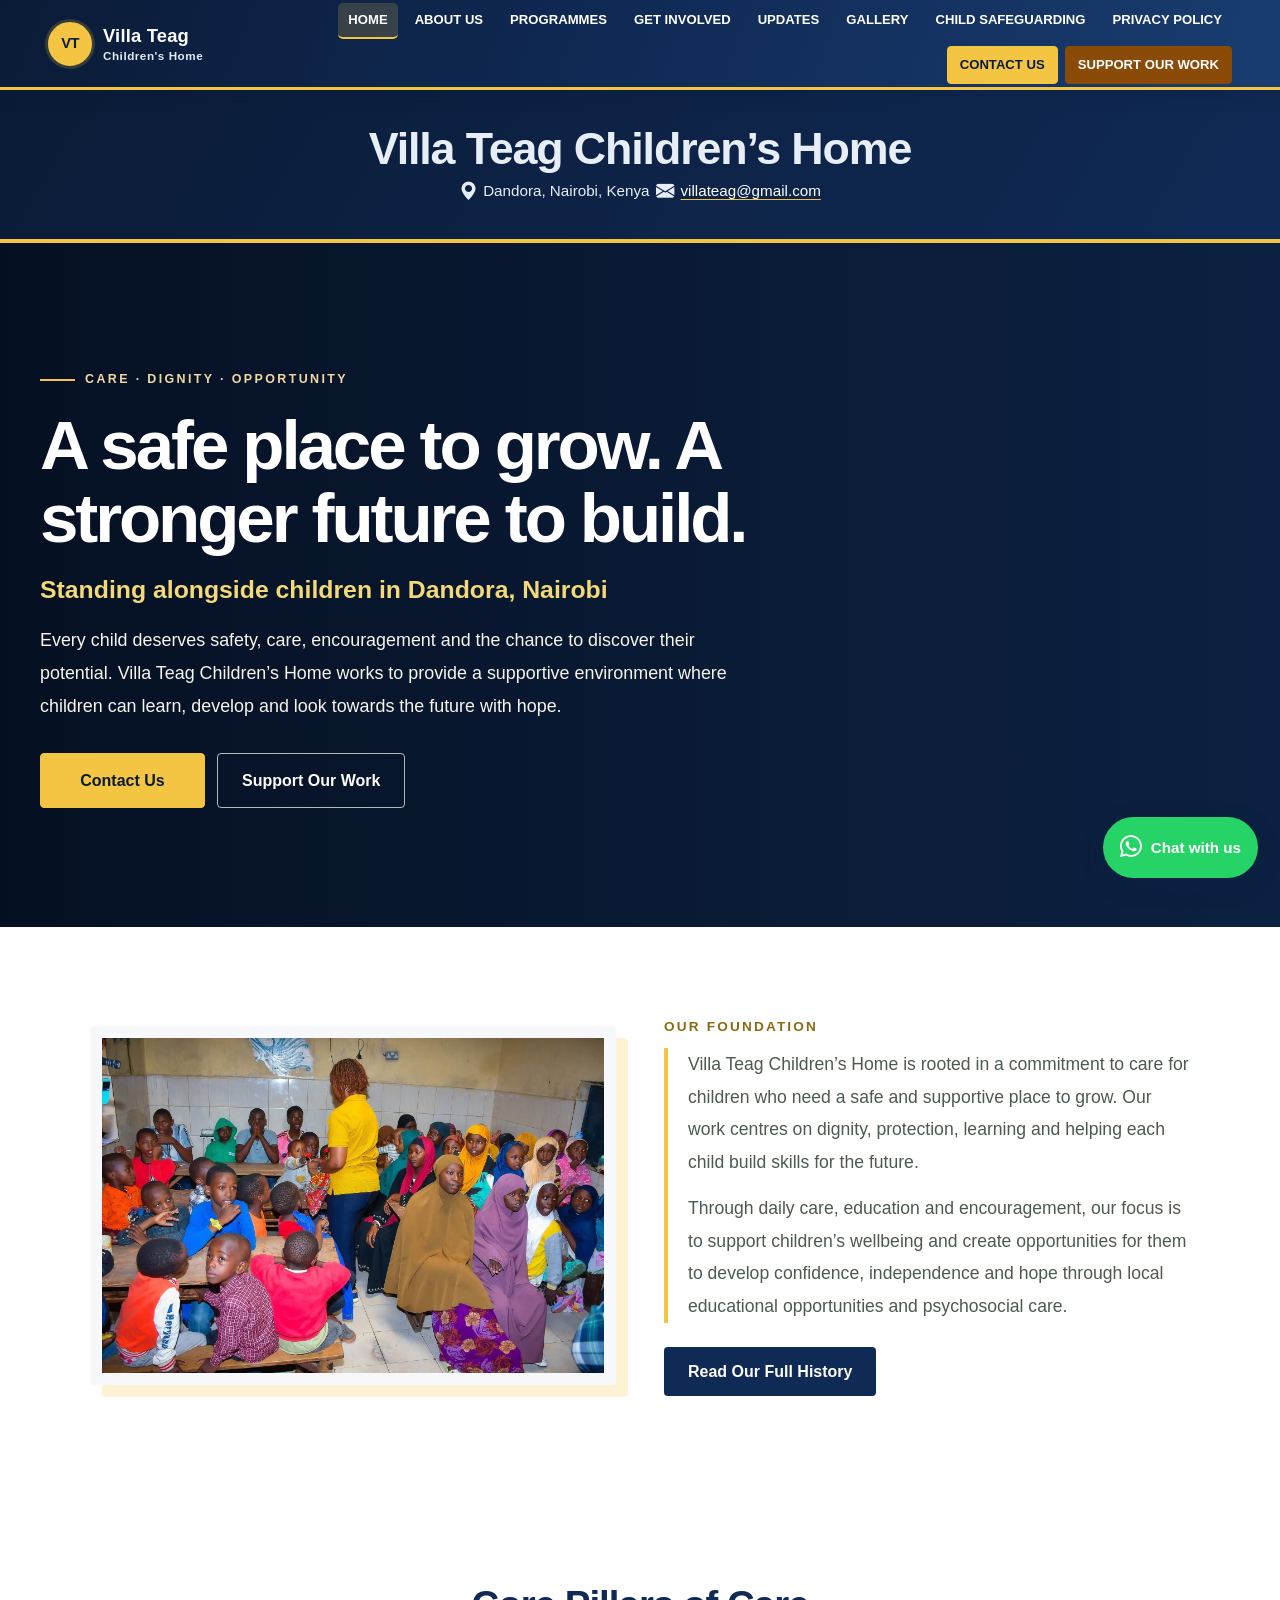
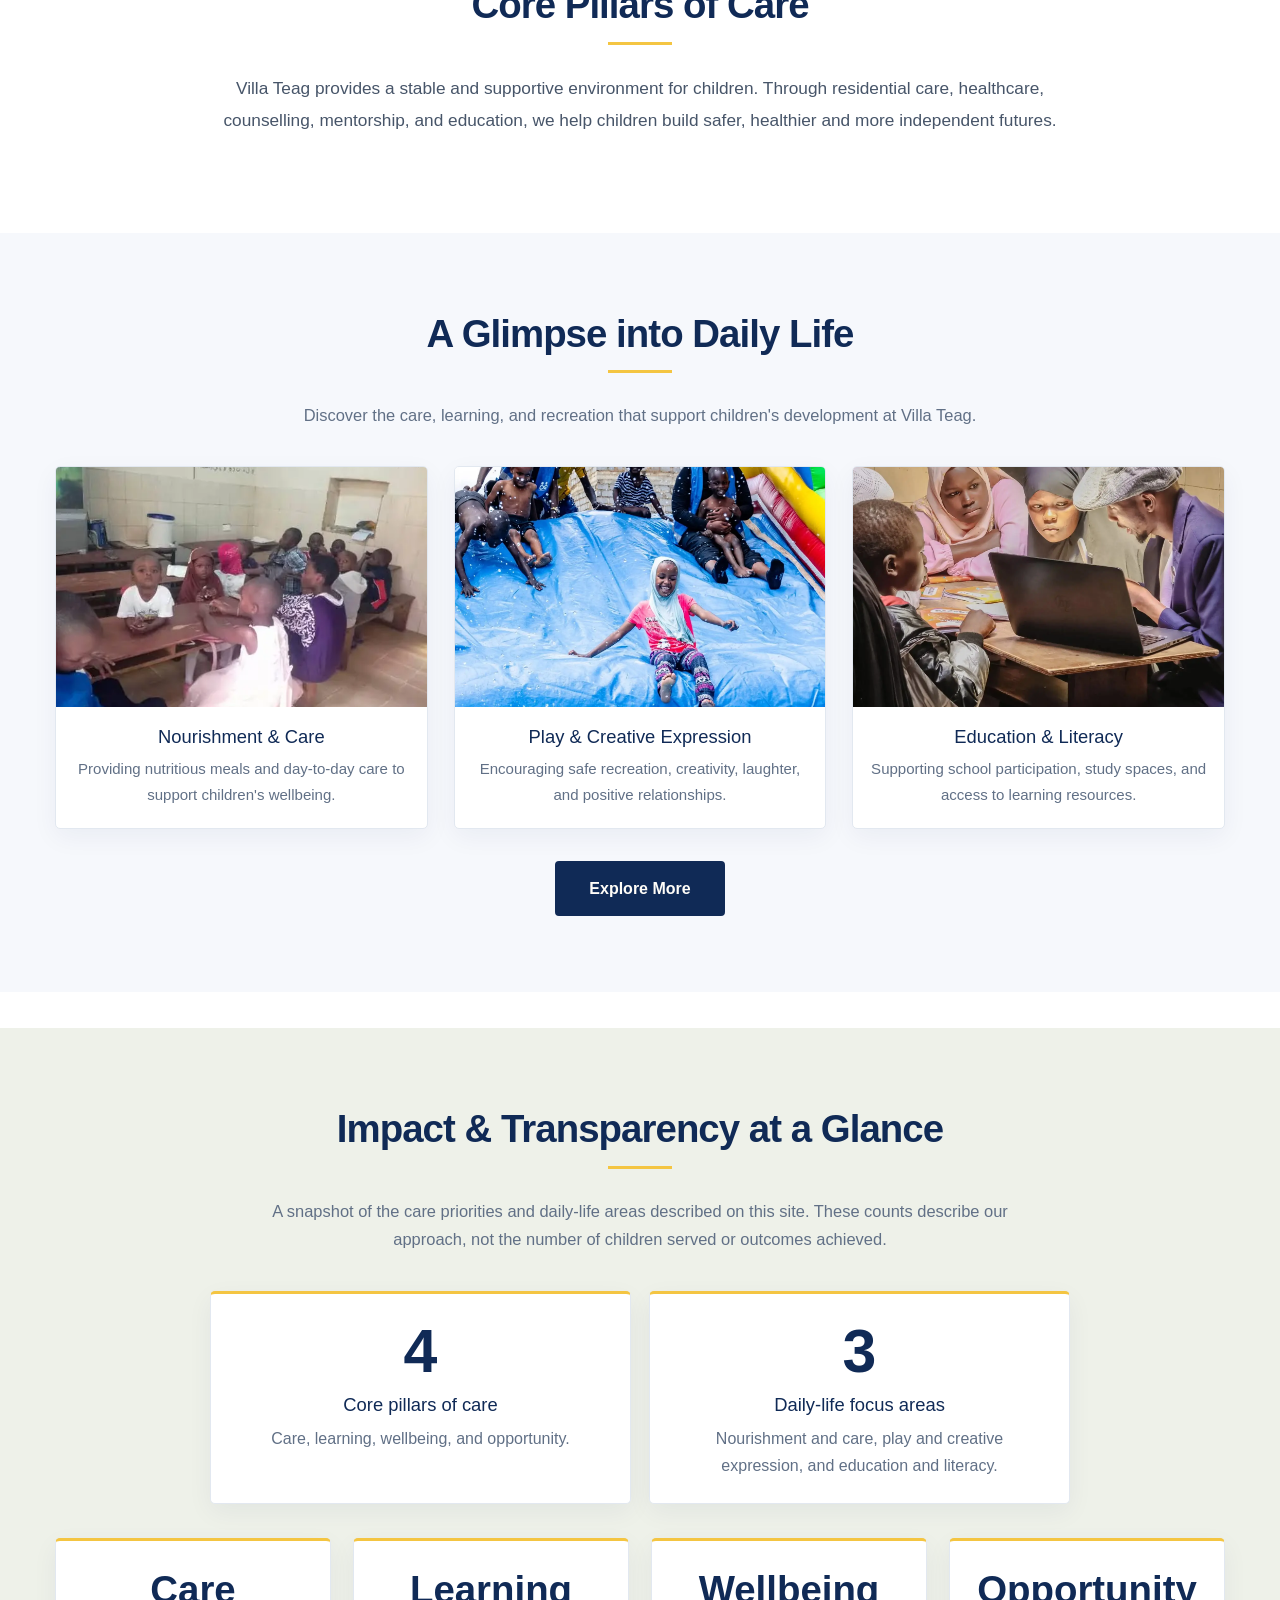
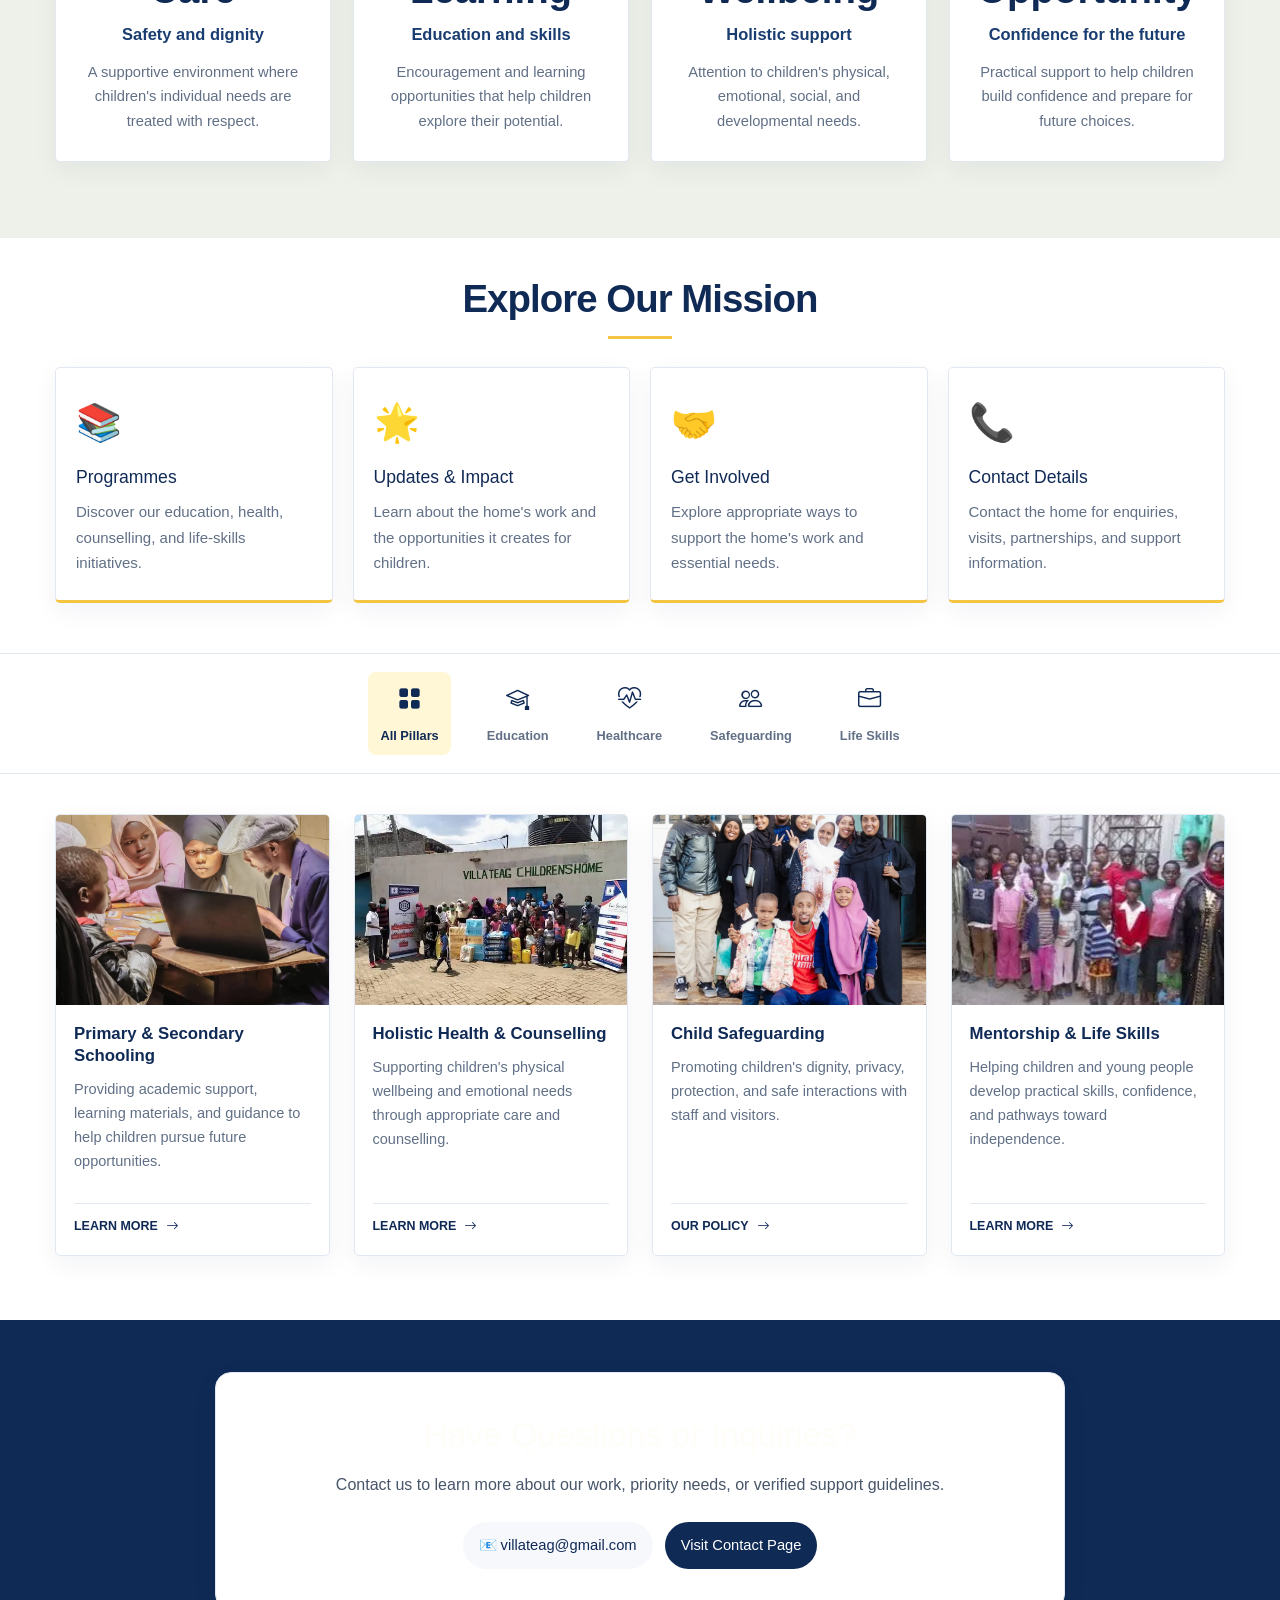
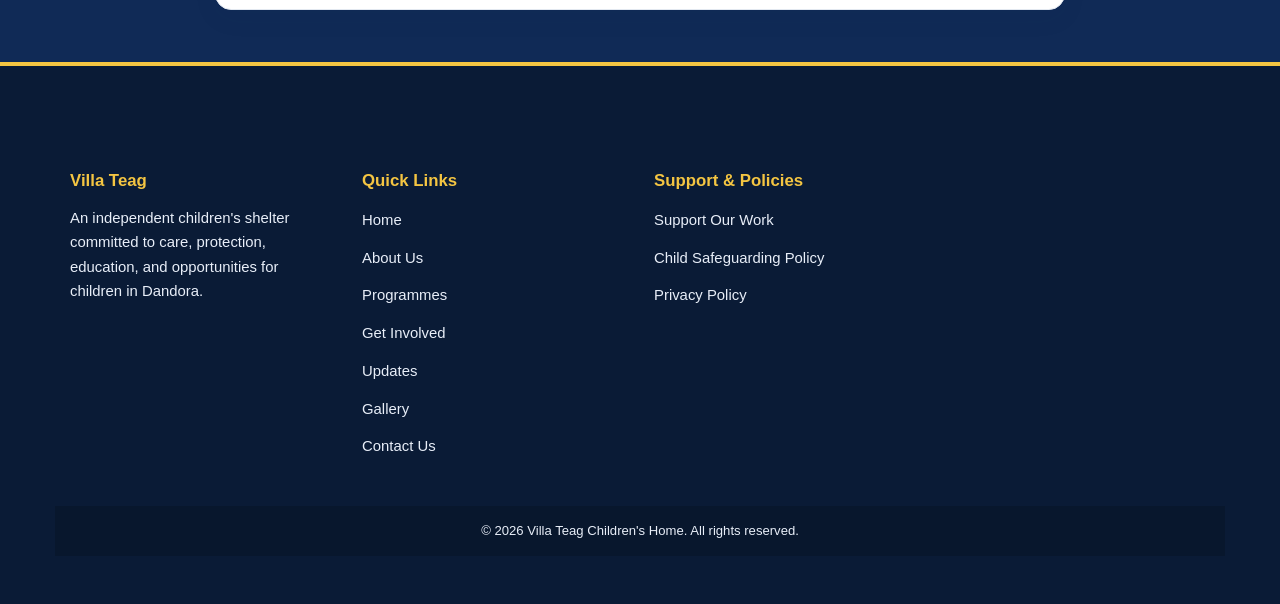
<file: index.html>
<!doctype html>
<html lang="en">
<head>
    <meta charset="UTF-8">
    <meta name="viewport" content="width=device-width, initial-scale=1.0">
    <meta name="description" content="Villa Teag Children's Home in Dandora, Nairobi, provides care, protection, education and opportunities for children.">
    <meta name="theme-color" content="#102a56">
    <link rel="canonical" href="https://villateagchildrenshome.org/">
    <title>Home | Villa Teag Children's Home</title>

    <link rel="stylesheet" href="css/bootstrap.min.css">
    <link rel="stylesheet" href="css/Index.css">
    <link rel="stylesheet" href="css/mutuku.css">
    <link rel="stylesheet" href="css/home-professional.css?v=20261114-3">
    <link rel="stylesheet" href="https://cdn.jsdelivr.net/npm/bootstrap-icons/font/bootstrap-icons.css">
</head>

<body>
    <!-- WHATSAPP FLOAT -->
    <a
        href="https://wa.me/254722221267"
        class="whatsapp-float"
        target="_blank"
        rel="noopener noreferrer"
        aria-label="Chat with Villa Teag Children's Home on WhatsApp"
    >
        <i class="bi bi-whatsapp" aria-hidden="true"></i>
        <span>Chat with us</span>
    </a>

    <!-- SITE HEADER AND MAIN NAVIGATION -->
    <header class="site-header">
        <nav class="navbar-hub" aria-label="Main navigation">
            <a class="brand-logo" href="index.html" aria-label="Villa Teag Children's Home home">
                <span class="brand-mark" aria-hidden="true">VT</span>
                <span class="brand-name">Villa Teag <span>Children's Home</span></span>
            </a>

            <!-- Responsive hamburger menu controlled by your existing CSS -->
            <input type="checkbox" id="menu-toggle" class="menu-checkbox" aria-label="Toggle navigation menu">
            <label for="menu-toggle" class="hamburger" aria-hidden="true">
                <span></span>
                <span></span>
                <span></span>
            </label>

            <ul class="horizontal-menu">
                <li><a href="index.html" class="active" aria-current="page">Home</a></li>
                <li><a href="About.html">About Us</a></li>
                <li><a href="Programs and Services.html">Programmes</a></li>
                <li><a href="Get Involved.html">Get Involved</a></li>
                <li><a href="updates.html">Updates</a></li>
                <li><a href="gallery.html">Gallery</a></li>
                <li><a href="safeguarding.html">Child Safeguarding</a></li>
                <li><a href="privacy.html">Privacy Policy</a></li>
                <li><a href="Contact.html" class="nav-contact-cta">Contact Us</a></li>
                <li><a href="Get Involved.html#donate" class="nav-support-cta">Support Our Work</a></li>
            </ul>
        </nav>
    </header>

    <!-- PAGE INTRODUCTION -->
    <section class="page-header-banner">
        <div class="page-header-content">
            <p class="page-header-title">Villa Teag Children’s Home</p>
            <p class="location-info">
                <span class="location-item"><i class="bi bi-geo-alt-fill" aria-hidden="true"></i> Dandora, Nairobi, Kenya</span>
                <span class="location-item"><i class="bi bi-envelope-fill" aria-hidden="true"></i> <a href="mailto:villateag@gmail.com">villateag@gmail.com</a></span>
            </p>
        </div>
    </section>

    <!-- HERO SECTION -->
    <section class="hero-hub" aria-label="Introduction to Villa Teag Children's Home">
        <div class="hero-slider" aria-hidden="true">
            <div class="slide" style="background-image: url('images/images%20(2).webp'); background-position: center 42%;"></div>
            <div class="slide" style="background-image: url('images/FB_IMG_1792008379502.webp');"></div>
            <div class="slide" style="background-image: url('images/FB_IMG_1792008028516.webp');"></div>
            <div class="slide" style="background-image: url('images/FB_IMG_1792008354069.webp');"></div>
            <div class="slide" style="background-image: url('images/FB_IMG_1792007662883.webp');"></div>
        </div>

        <div class="hero-overlay"></div>

        <div class="hero-text-box">
            <p class="home-eyebrow">CARE · DIGNITY · OPPORTUNITY</p>
            <h1>A safe place to grow. A stronger future to build.</h1>
            <h2>Standing alongside children in Dandora, Nairobi</h2>
            <p>
                Every child deserves safety, care, encouragement and the chance to discover their potential. Villa Teag Children’s Home works to provide a supportive environment where children can learn, develop and look towards the future with hope.
            </p>
            <div class="hero-btns">
                <a href="Contact.html" class="hero-btn">Contact Us</a>
                <a href="Get Involved.html" class="hero-btn">Support Our Work</a>
            </div>
        </div>
    </section>

    <!-- BRIEF ABOUT OVERVIEW -->
    <section id="story" class="story-container">
        <div class="container">
            <div class="story-wrapper">
                <div class="story-image">
                    <img src="images/FB_IMG_1792007662883.webp" alt="Children and adults taking part in a group activity indoors" loading="lazy">
                </div>

                <div class="story-content">
                    <span class="subtitle">OUR FOUNDATION</span>
                    <blockquote class="story-quote">
                        <p>
                            Villa Teag Children’s Home is rooted in a commitment to care for children who need a safe and supportive place to grow. Our work centres on dignity, protection, learning and helping each child build skills for the future.
                        </p>
                        <p>
                            Through daily care, education and encouragement, our focus is to support children’s wellbeing and create opportunities for them to develop confidence, independence and hope through
                            local educational opportunities and psychosocial care.
                        </p>
                    </blockquote>
                    <div class="story-footer">
                        <a href="About.html" class="read-more-btn">Read Our Full History</a>
                    </div>
                </div>
            </div>
        </div>
    </section>

    <!-- KEY ACTIVITIES SECTION -->
    <section class="why-fountain-section">
        <div class="container">
            <h2 class="section-title">Core Pillars of Care</h2>
            <div class="why-fountain-content">
                <p>
                    Villa Teag provides a stable and supportive environment for children.
                    Through residential care, healthcare, counselling, mentorship, and education,
                    we help children build safer, healthier and more independent futures.
                </p>
            </div>
        </div>
    </section>

    <!-- DAILY LIFE GALLERY PREVIEW -->
    <section class="daily-life-section">
        <div class="container">
            <h2 class="section-title">A Glimpse into Daily Life</h2>
            <p class="gallery-intro">
                Discover the care, learning, and recreation that support children's development at Villa Teag.
            </p>

            <div class="daily-life-grid">
                <article class="life-card">
                    <img src="images/images%20(1).webp" alt="Children and adults seated around tables during an indoor activity" loading="lazy">
                    <h3>Nourishment &amp; Care</h3>
                    <p>Providing nutritious meals and day-to-day care to support children's wellbeing.</p>
                </article>

                <article class="life-card">
                    <img src="images/FB_IMG_1792008354069.webp" alt="Children playing together in an outdoor pool" loading="lazy">
                    <h3>Play &amp; Creative Expression</h3>
                    <p>Encouraging safe recreation, creativity, laughter, and positive relationships.</p>
                </article>

                <article class="life-card">
                    <img src="images/FB_IMG_1792008028516.webp" alt="Three adults sitting around a laptop" loading="lazy">
                    <h3>Education &amp; Literacy</h3>
                    <p>Supporting school participation, study spaces, and access to learning resources.</p>
                </article>
            </div>

            <div class="gallery-cta">
                <a href="Get Involved.html" class="explore-btn">Explore More</a>
            </div>
        </div>
    </section>

    <!-- OUR APPROACH SECTION -->
    <section class="impact-section">
        <div class="container">
            <h2 class="section-title">Impact &amp; Transparency at a Glance</h2>
            <p class="impact-intro">
                A snapshot of the care priorities and daily-life areas described on this site.
                These counts describe our approach, not the number of children served or outcomes achieved.
            </p>

            <div class="impact-metrics" aria-label="Published focus areas">
                <article class="impact-metric">
                    <span class="impact-metric-number">4</span>
                    <h3>Core pillars of care</h3>
                    <p>Care, learning, wellbeing, and opportunity.</p>
                </article>
                <article class="impact-metric">
                    <span class="impact-metric-number">3</span>
                    <h3>Daily-life focus areas</h3>
                    <p>Nourishment and care, play and creative expression, and education and literacy.</p>
                </article>
            </div>

            <div class="impact-stats">
                <div class="stat-card">
                    <div class="stat-number">Care</div>
                    <div class="stat-label"><strong>Safety and dignity</strong></div>
                    <p class="stat-description">A supportive environment where children's individual needs are treated with respect.</p>
                </div>

                <div class="stat-card">
                    <div class="stat-number">Learning</div>
                    <div class="stat-label"><strong>Education and skills</strong></div>
                    <p class="stat-description">Encouragement and learning opportunities that help children explore their potential.</p>
                </div>

                <div class="stat-card">
                    <div class="stat-number">Wellbeing</div>
                    <div class="stat-label"><strong>Holistic support</strong></div>
                    <p class="stat-description">Attention to children's physical, emotional, social, and developmental needs.</p>
                </div>

                <div class="stat-card">
                    <div class="stat-number">Opportunity</div>
                    <div class="stat-label"><strong>Confidence for the future</strong></div>
                    <p class="stat-description">Practical support to help children build confidence and prepare for future choices.</p>
                </div>
            </div>
        </div>
    </section>

    <!-- MISSION NAVIGATION CARDS -->
    <section class="container mission-hub-section">
        <h2 class="section-title">Explore Our Mission</h2>
        <div class="hub-grid">
            <a href="Programs and Services.html" class="hub-card hover-lift">
                <div class="card-icon" aria-hidden="true">📚</div>
                <h3>Programmes</h3>
                <p>Discover our education, health, counselling, and life-skills initiatives.</p>
            </a>

            <a href="updates.html" class="hub-card hover-lift">
                <div class="card-icon" aria-hidden="true">🌟</div>
                <h3>Updates &amp; Impact</h3>
                <p>Learn about the home's work and the opportunities it creates for children.</p>
            </a>

            <a href="Get Involved.html" class="hub-card hover-lift">
                <div class="card-icon" aria-hidden="true">🤝</div>
                <h3>Get Involved</h3>
                <p>Explore appropriate ways to support the home's work and essential needs.</p>
            </a>

            <a href="Contact.html" class="hub-card hover-lift">
                <div class="card-icon" aria-hidden="true">📞</div>
                <h3>Contact Details</h3>
                <p>Contact the home for enquiries, visits, partnerships, and support information.</p>
            </a>
        </div>
    </section>

    <!-- FILTER BAR -->
    <nav class="filter-bar" aria-label="Filter our programmes and care activities">
        <div class="container filter-flex">
            <div class="filter-item active" data-filter="all" role="button" tabindex="0" aria-pressed="true">
                <i class="bi bi-grid-fill" aria-hidden="true"></i>
                <span>All Pillars</span>
            </div>
            <div class="filter-item" data-filter="education" role="button" tabindex="0" aria-pressed="false">
                <i class="bi bi-mortarboard" aria-hidden="true"></i>
                <span>Education</span>
            </div>
            <div class="filter-item" data-filter="wellness" role="button" tabindex="0" aria-pressed="false">
                <i class="bi bi-heart-pulse" aria-hidden="true"></i>
                <span>Healthcare</span>
            </div>
            <div class="filter-item" data-filter="community" role="button" tabindex="0" aria-pressed="false">
                <i class="bi bi-people" aria-hidden="true"></i>
                <span>Safeguarding</span>
            </div>
            <div class="filter-item" data-filter="vocational" role="button" tabindex="0" aria-pressed="false">
                <i class="bi bi-briefcase" aria-hidden="true"></i>
                <span>Life Skills</span>
            </div>
        </div>
    </nav>

    <!-- STORIES & PILLARS GRID -->
    <section class="container stories-section" aria-label="Our areas of care">
        <div class="stories-grid">
            <article class="story-card hover-lift education" data-category="education">
                <div class="card-image">
                    <img src="images/FB_IMG_1792008028516.webp" alt="Three adults sitting around a laptop" loading="lazy">
                </div>
                <div class="card-body">
                    <h3>Primary &amp; Secondary Schooling</h3>
                    <p>Providing academic support, learning materials, and guidance to help children pursue future opportunities.</p>
                    <a href="Programs and Services.html" class="card-link">LEARN MORE <i class="bi bi-arrow-right" aria-hidden="true"></i></a>
                </div>
            </article>

            <article class="story-card hover-lift wellness" data-category="wellness">
                <div class="card-image">
                    <img src="images/images%20(2).webp" alt="Villa Teag Children's Home sign and group outside the entrance" loading="lazy">
                </div>
                <div class="card-body">
                    <h3>Holistic Health &amp; Counselling</h3>
                    <p>Supporting children's physical wellbeing and emotional needs through appropriate care and counselling.</p>
                    <a href="Programs and Services.html" class="card-link">LEARN MORE <i class="bi bi-arrow-right" aria-hidden="true"></i></a>
                </div>
            </article>

            <article class="story-card hover-lift community" data-category="community">
                <div class="card-image">
                    <img src="images/FB_IMG_1792008379502.webp" alt="Children and adults posing together outside the home" loading="lazy">
                </div>
                <div class="card-body">
                    <h3>Child Safeguarding</h3>
                    <p>Promoting children's dignity, privacy, protection, and safe interactions with staff and visitors.</p>
                    <a href="safeguarding.html" class="card-link">OUR POLICY <i class="bi bi-arrow-right" aria-hidden="true"></i></a>
                </div>
            </article>

            <article class="story-card hover-lift vocational" data-category="vocational">
                <div class="card-image">
                    <img src="images/images%20(4).webp" alt="Children and adults posing together outside a building" loading="lazy">
                </div>
                <div class="card-body">
                    <h3>Mentorship &amp; Life Skills</h3>
                    <p>Helping children and young people develop practical skills, confidence, and pathways toward independence.</p>
                    <a href="Programs and Services.html" class="card-link">LEARN MORE <i class="bi bi-arrow-right" aria-hidden="true"></i></a>
                </div>
            </article>
        </div>
    </section>

    <!-- CALL TO ACTION SUMMARY BANNER -->
    <section class="contact-summary">
        <div class="summary-content">
            <h2>Have Questions or Inquiries?</h2>
            <p>Contact us to learn more about our work, priority needs, or verified support guidelines.</p>
            <div class="summary-actions">
                <a href="mailto:villateag@gmail.com">📧 villateag@gmail.com</a>
                <a href="Contact.html" class="btn-primary">Visit Contact Page</a>
            </div>
        </div>
    </section>

    <!-- SITE FOOTER -->
    <footer class="site-footer mt-auto">
        <div class="container py-5">
            <div class="footer-grid">
                <!-- ABOUT SECTION -->
                <div class="footer-section">
                    <h5 class="footer-title">Villa Teag</h5>
                    <p class="footer-text">
                        An independent children's shelter committed to care, protection,
                        education, and opportunities for children in Dandora.
                    </p>
                </div>

                <!-- QUICK LINKS -->
                <div class="footer-section">
                    <h5 class="footer-title">Quick Links</h5>
                    <ul class="footer-links" style="list-style: none; padding-left: 0; line-height: 2; font-size: 0.9rem;">
                        <li><a href="index.html">Home</a></li>
                        <li><a href="About.html">About Us</a></li>
                        <li><a href="Programs and Services.html">Programmes</a></li>
                        <li><a href="Get Involved.html">Get Involved</a></li>
                        <li><a href="updates.html">Updates</a></li>
                        <li><a href="gallery.html">Gallery</a></li>
                        <li><a href="Contact.html">Contact Us</a></li>
                    </ul>
                </div>

                <!-- SUPPORT AND POLICIES -->
                <div class="footer-section">
                    <h5 class="footer-title">Support &amp; Policies</h5>
                    <ul class="footer-links" style="list-style: none; padding-left: 0; line-height: 2; font-size: 0.9rem;">
                        <li><a href="Get Involved.html#donate">Support Our Work</a></li>
                        <li><a href="safeguarding.html">Child Safeguarding Policy</a></li>
                        <li><a href="privacy.html">Privacy Policy</a></li>
                    </ul>
                </div>
            </div>

            <div class="footer-bottom">
                <p>&copy; <span id="footer-year"></span> Villa Teag Children's Home. All rights reserved.</p>
            </div>
        </div>
    </footer>

    <script>
        // Keep the copyright year current.
        const footerYear = document.getElementById('footer-year');
        if (footerYear) {
            footerYear.textContent = new Date().getFullYear();
        }

        // Filter the programme cards. This uses the existing data-filter values/classes.
        const filterButtons = document.querySelectorAll('.filter-item[data-filter]');
        const storyCards = document.querySelectorAll('.stories-grid .story-card');

        function applyStoryFilter(filter) {
            storyCards.forEach((card) => {
                const matches = filter === 'all' || card.classList.contains(filter);
                card.hidden = !matches;
            });

            filterButtons.forEach((button) => {
                const isActive = button.dataset.filter === filter;
                button.classList.toggle('active', isActive);
                button.setAttribute('aria-pressed', String(isActive));
            });
        }

        filterButtons.forEach((button) => {
            const activateFilter = () => applyStoryFilter(button.dataset.filter || 'all');
            button.addEventListener('click', activateFilter);
            button.addEventListener('keydown', (event) => {
                if (event.key === 'Enter' || event.key === ' ') {
                    event.preventDefault();
                    activateFilter();
                }
            });
        });
    </script>
</body>
</html>
</file>
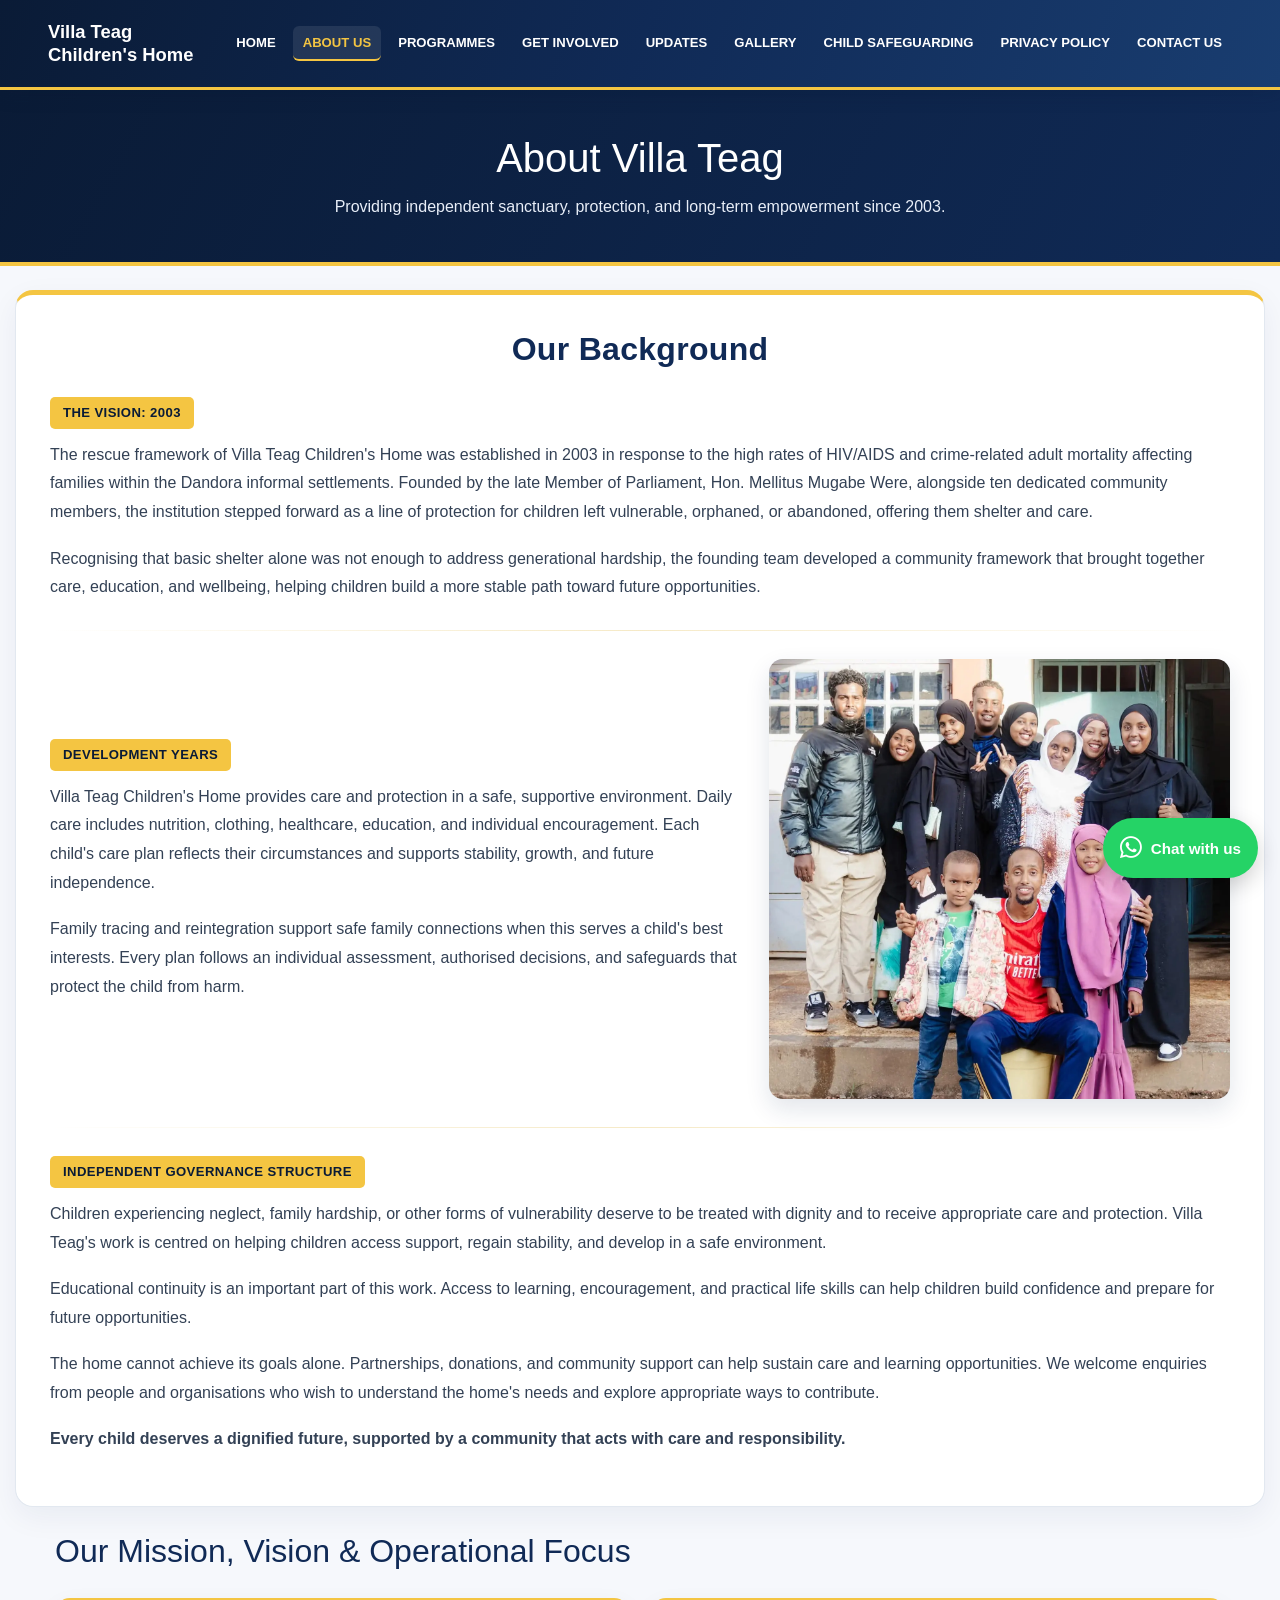
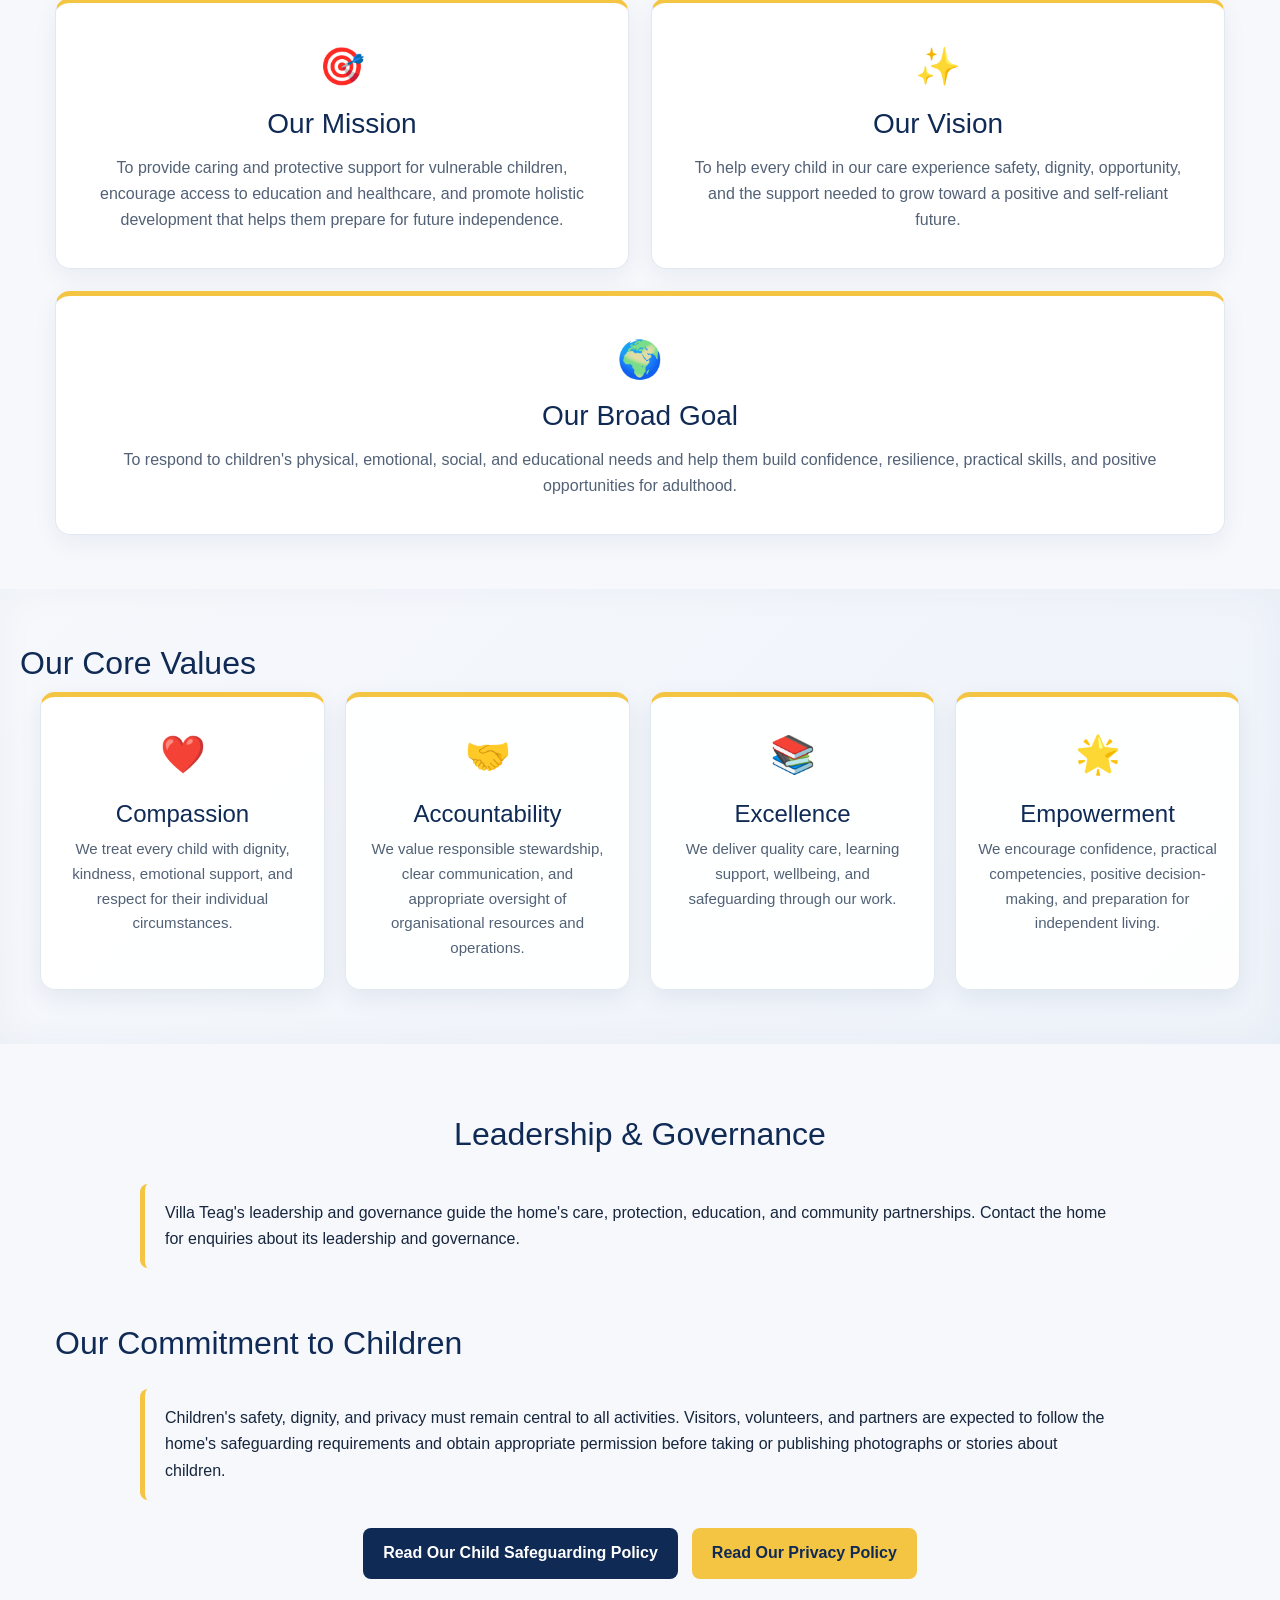
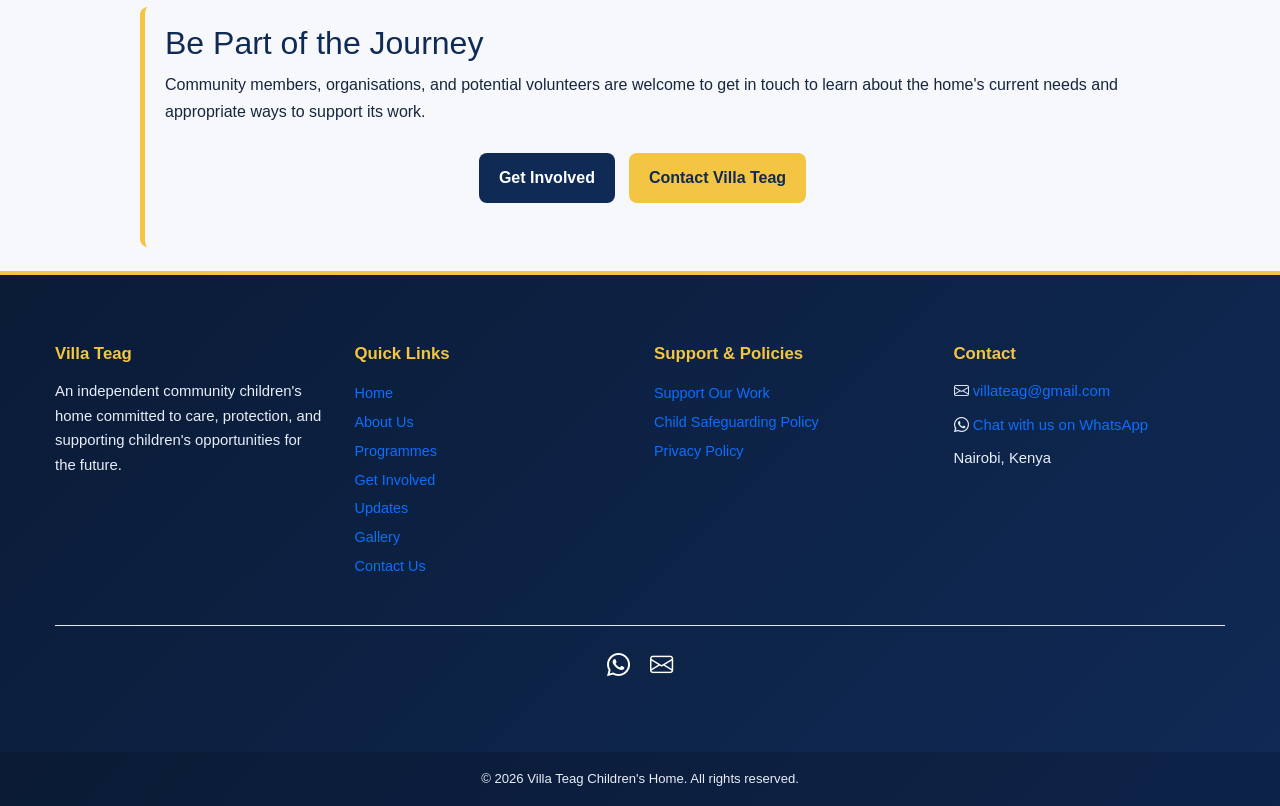
<file: About.html>
<!doctype html>
<html lang="en">
<head>
  <meta charset="UTF-8">
  <meta name="viewport" content="width=device-width, initial-scale=1.0">
  <meta name="description" content="Learn about Villa Teag Children's Home, its history, mission, values and commitment to the protection and development of children.">
  <link rel="canonical" href="https://villateagchildrenshome.org/About.html">
  <title>About Us | Villa Teag Children's Home</title>

  <link rel="stylesheet" href="css/bootstrap.min.css">
  <link rel="stylesheet" href="https://cdn.jsdelivr.net/npm/bootstrap-icons@1.10.0/font/bootstrap-icons.css">
  <link rel="stylesheet" href="css/mutuku.css">
  <link rel="stylesheet" href="css/aboutus.css">

  <style>
    /* Small page-specific additions; the main appearance remains in aboutus.css and mutuku.css. */
    .about-action-links {
      display: flex;
      flex-wrap: wrap;
      gap: 14px;
      justify-content: center;
      margin: 28px auto;
    }
    .about-action-links a {
      display: inline-block;
      padding: 12px 20px;
      border-radius: 8px;
      text-decoration: none;
      font-weight: 700;
    }
    .about-action-primary {
      background: #102a56;
      color: #fff;
    }
    .about-action-secondary {
      background: #f4c542;
      color: #102a56;
    }
    .about-action-links a:focus-visible,
    .horizontal-menu a:focus-visible,
    .site-footer a:focus-visible {
      outline: 3px solid #f4c542;
      outline-offset: 3px;
    }
    .about-note {
      max-width: 1000px;
      margin: 24px auto;
      padding: 16px 20px;
      border-left: 5px solid #f4c542;
      background: #f6f8fc;
      border-radius: 8px;
      line-height: 1.65;
    }
    .about-note p { margin-bottom: 0; }
    .about-page-footer-grid {
      display: grid;
      grid-template-columns: repeat(auto-fit, minmax(190px, 1fr));
      gap: 28px;
    }
    .about-page-footer-grid ul {
      list-style: none;
      padding-left: 0;
      line-height: 2;
    }
    .about-page-footer-grid a { text-decoration: none; }
    .about-page-footer-grid a:hover { text-decoration: underline; }
  </style>
</head>
<body>

  <!-- SITE HEADER -->
  <header class="site-header">
    <nav class="navbar-hub" aria-label="Main navigation">
      <a class="brand-logo" href="index.html" style="text-decoration:none;">
        Villa Teag <br> Children's Home
      </a>

      <input type="checkbox" id="menu-toggle" class="menu-checkbox" aria-label="Toggle navigation menu">
      <label for="menu-toggle" class="hamburger" aria-hidden="true">
        <span></span><span></span><span></span>
      </label>

      <ul class="horizontal-menu">
        <li><a href="index.html">Home</a></li>
        <li><a href="About.html" class="active" aria-current="page">About Us</a></li>
        <li><a href="Programs and Services.html">Programmes</a></li>
        <li><a href="Get Involved.html">Get Involved</a></li>
        <li><a href="updates.html">Updates</a></li>
        <li><a href="gallery.html">Gallery</a></li>
        <li><a href="safeguarding.html">Child Safeguarding</a></li>
        <li><a href="privacy.html">Privacy Policy</a></li>
        <li><a href="Contact.html">Contact Us</a></li>
      </ul>
    </nav>
  </header>

  <!-- WHATSAPP FLOAT -->
  <a href="https://wa.me/254722221267"
     class="whatsapp-float"
     target="_blank"
     rel="noopener noreferrer"
     aria-label="Chat with Villa Teag Children's Home on WhatsApp">
    <i class="bi bi-whatsapp" aria-hidden="true"></i>
    <span>Chat with us</span>
  </a>

  <!-- PAGE BANNER -->
  <section class="page-header">
    <h1>About Villa Teag</h1>
    <p>Providing independent sanctuary, protection, and long-term empowerment since 2003.</p>
  </section>

  <main>
    <!-- HISTORICAL TIMELINE -->
    <section class="history-card" aria-labelledby="history-heading">
      <h2 class="history-title" id="history-heading">Our Background</h2>

      <div class="full-width-top">
        <div class="era-tag">The Vision: 2003</div>
        <p>The rescue framework of Villa Teag Children's Home was established in 2003 in response to the high rates of HIV/AIDS and crime-related adult mortality affecting families within the Dandora informal settlements. Founded by the late Member of Parliament, Hon. Mellitus Mugabe Were, alongside ten dedicated community members, the institution stepped forward as a line of protection for children left vulnerable, orphaned, or abandoned, offering them shelter and care.</p>
        <p>Recognising that basic shelter alone was not enough to address generational hardship, the founding team developed a community framework that brought together care, education, and wellbeing, helping children build a more stable path toward future opportunities.</p>
      </div>

      <hr class="history-divider">

      <div class="split-middle">
        <div class="middle-text">
          <div class="era-tag">Development Years</div>
          <p>Villa Teag Children's Home provides care and protection in a safe, supportive environment. Daily care includes nutrition, clothing, healthcare, education, and individual encouragement. Each child's care plan reflects their circumstances and supports stability, growth, and future independence.</p>
          <p>Family tracing and reintegration support safe family connections when this serves a child's best interests. Every plan follows an individual assessment, authorised decisions, and safeguards that protect the child from harm.</p>
        </div>
        <div class="history-image">
          <img class="history-img" src="images/FB_IMG_1792008379502.webp" alt="Children and adults posing together outside the home" loading="lazy">
        </div>
      </div>

      <hr class="history-divider">

      <div class="full-width-bottom">
        <div class="era-tag">Independent Governance Structure</div>
        <p>Children experiencing neglect, family hardship, or other forms of vulnerability deserve to be treated with dignity and to receive appropriate care and protection. Villa Teag's work is centred on helping children access support, regain stability, and develop in a safe environment.</p>
        <p>Educational continuity is an important part of this work. Access to learning, encouragement, and practical life skills can help children build confidence and prepare for future opportunities.</p>
        <p>The home cannot achieve its goals alone. Partnerships, donations, and community support can help sustain care and learning opportunities. We welcome enquiries from people and organisations who wish to understand the home's needs and explore appropriate ways to contribute.</p>
        <p><strong>Every child deserves a dignified future, supported by a community that acts with care and responsibility.</strong></p>

      </div>
    </section>

    <!-- MISSION, VISION AND GOAL -->
    <section class="container" aria-labelledby="mission-heading">
      <h2 class="section-heading" id="mission-heading">Our Mission, Vision &amp; Operational Focus</h2>
      <div class="mission-vision">
        <article class="mission-card card-style">
          <div class="mission-icon" aria-hidden="true">🎯</div>
          <h3>Our Mission</h3>
          <p>To provide caring and protective support for vulnerable children, encourage access to education and healthcare, and promote holistic development that helps them prepare for future independence.</p>
        </article>

        <article class="vision-card card-style">
          <div class="vision-icon" aria-hidden="true">✨</div>
          <h3>Our Vision</h3>
          <p>To help every child in our care experience safety, dignity, opportunity, and the support needed to grow toward a positive and self-reliant future.</p>
        </article>

        <article class="Broad-goal card-style">
          <div class="value-icon" aria-hidden="true">🌍</div>
          <h3>Our Broad Goal</h3>
          <p>To respond to children's physical, emotional, social, and educational needs and help them build confidence, resilience, practical skills, and positive opportunities for adulthood.</p>
        </article>
      </div>
    </section>

    <!-- CORE VALUES -->
    <section class="container2" aria-labelledby="values-heading">
      <h2 class="section-heading" id="values-heading">Our Core Values</h2>
      <div class="values-section">
        <article class="value-card">
          <div class="value-icon" aria-hidden="true">❤️</div>
          <h4>Compassion</h4>
          <p>We treat every child with dignity, kindness, emotional support, and respect for their individual circumstances.</p>
        </article>
        <article class="value-card">
          <div class="value-icon" aria-hidden="true">🤝</div>
          <h4>Accountability</h4>
          <p>We value responsible stewardship, clear communication, and appropriate oversight of organisational resources and operations.</p>
        </article>
        <article class="value-card">
          <div class="value-icon" aria-hidden="true">📚</div>
          <h4>Excellence</h4>
          <p>We deliver quality care, learning support, wellbeing, and safeguarding through our work.</p>
        </article>
        <article class="value-card">
          <div class="value-icon" aria-hidden="true">🌟</div>
          <h4>Empowerment</h4>
          <p>We encourage confidence, practical competencies, positive decision-making, and preparation for independent living.</p>
        </article>
      </div>
    </section>

    <!-- LEADERSHIP AND GOVERNANCE -->
    <section class="team-section" aria-labelledby="team-heading">
      <h2 class="section-heading" id="team-heading">Leadership &amp; Governance</h2>
      <p class="about-note">Villa Teag's leadership and governance guide the home's care, protection, education, and community partnerships. Contact the home for enquiries about its leadership and governance.</p>
    </section>

    <!-- SAFEGUARDING AND PRIVACY -->
    <section class="container" aria-labelledby="commitment-heading">
      <h2 class="section-heading" id="commitment-heading">Our Commitment to Children</h2>
      <div class="about-note">
        <p>Children's safety, dignity, and privacy must remain central to all activities. Visitors, volunteers, and partners are expected to follow the home's safeguarding requirements and obtain appropriate permission before taking or publishing photographs or stories about children.</p>
      </div>
      <div class="about-action-links">
        <a class="about-action-primary" href="safeguarding.html">Read Our Child Safeguarding Policy</a>
        <a class="about-action-secondary" href="privacy.html">Read Our Privacy Policy</a>
      </div>
    </section>

    <!-- CALL TO ACTION -->
    <section class="container" aria-labelledby="support-heading">
      <div class="about-note">
        <h2 id="support-heading">Be Part of the Journey</h2>
        <p>Community members, organisations, and potential volunteers are welcome to get in touch to learn about the home's current needs and appropriate ways to support its work.</p>
        <div class="about-action-links">
          <a class="about-action-primary" href="Get Involved.html">Get Involved</a>
          <a class="about-action-secondary" href="Contact.html">Contact Villa Teag</a>
        </div>
      </div>
    </section>
  </main>

  <!-- SITE FOOTER -->
  <footer class="site-footer mt-auto">
    <div class="container py-5">
      <div class="about-page-footer-grid">
        <div class="footer-section">
          <h5 class="footer-title">Villa Teag</h5>
          <p class="footer-text">An independent community children's home committed to care, protection, and supporting children's opportunities for the future.</p>
        </div>

        <div class="footer-section">
          <h5 class="footer-title">Quick Links</h5>
          <ul>
            <li><a href="index.html">Home</a></li>
            <li><a href="About.html" aria-current="page">About Us</a></li>
            <li><a href="Programs and Services.html">Programmes</a></li>
            <li><a href="Get Involved.html">Get Involved</a></li>
            <li><a href="updates.html">Updates</a></li>
            <li><a href="gallery.html">Gallery</a></li>
            <li><a href="Contact.html">Contact Us</a></li>
          </ul>
        </div>

        <div class="footer-section">
          <h5 class="footer-title">Support &amp; Policies</h5>
          <ul>
            <li><a href="Get Involved.html#donation-methods">Support Our Work</a></li>
            <li><a href="safeguarding.html">Child Safeguarding Policy</a></li>
            <li><a href="privacy.html">Privacy Policy</a></li>
          </ul>
        </div>

        <div class="footer-section last-section">
          <h5 class="footer-title">Contact</h5>
          <p class="footer-text"><i class="bi bi-envelope" aria-hidden="true"></i> <a href="mailto:villateag@gmail.com">villateag@gmail.com</a></p>
          <p class="footer-text"><i class="bi bi-whatsapp" aria-hidden="true"></i> <a href="https://wa.me/254722221267" target="_blank" rel="noopener noreferrer">Chat with us on WhatsApp</a></p>
          <p class="footer-text">Nairobi, Kenya</p>
        </div>
      </div>

      <div class="footer-social-wrapper" style="text-align:center; margin-top:28px; padding-top:20px; border-top:1px solid #e2e8f0;">
        <div class="footer-social" style="display:flex; justify-content:center; gap:20px; font-size:1.5rem;">
          <a href="https://wa.me/254722221267" target="_blank" rel="noopener noreferrer" aria-label="WhatsApp"><i class="bi bi-whatsapp" aria-hidden="true"></i></a>
          <a href="mailto:villateag@gmail.com" aria-label="Email"><i class="bi bi-envelope" aria-hidden="true"></i></a>
        </div>
      </div>
    </div>

    <div class="footer-bottom text-center py-3">
      &copy; <span id="copyright-year"></span> Villa Teag Children's Home. All rights reserved.
    </div>
  </footer>

  <script src="js/bootstrap.bundle.min.js"></script>
  <script src="js/mutuku.js"></script>
  <script>
    document.getElementById('copyright-year').textContent = new Date().getFullYear();
  </script>
</body>
</html>
</file>
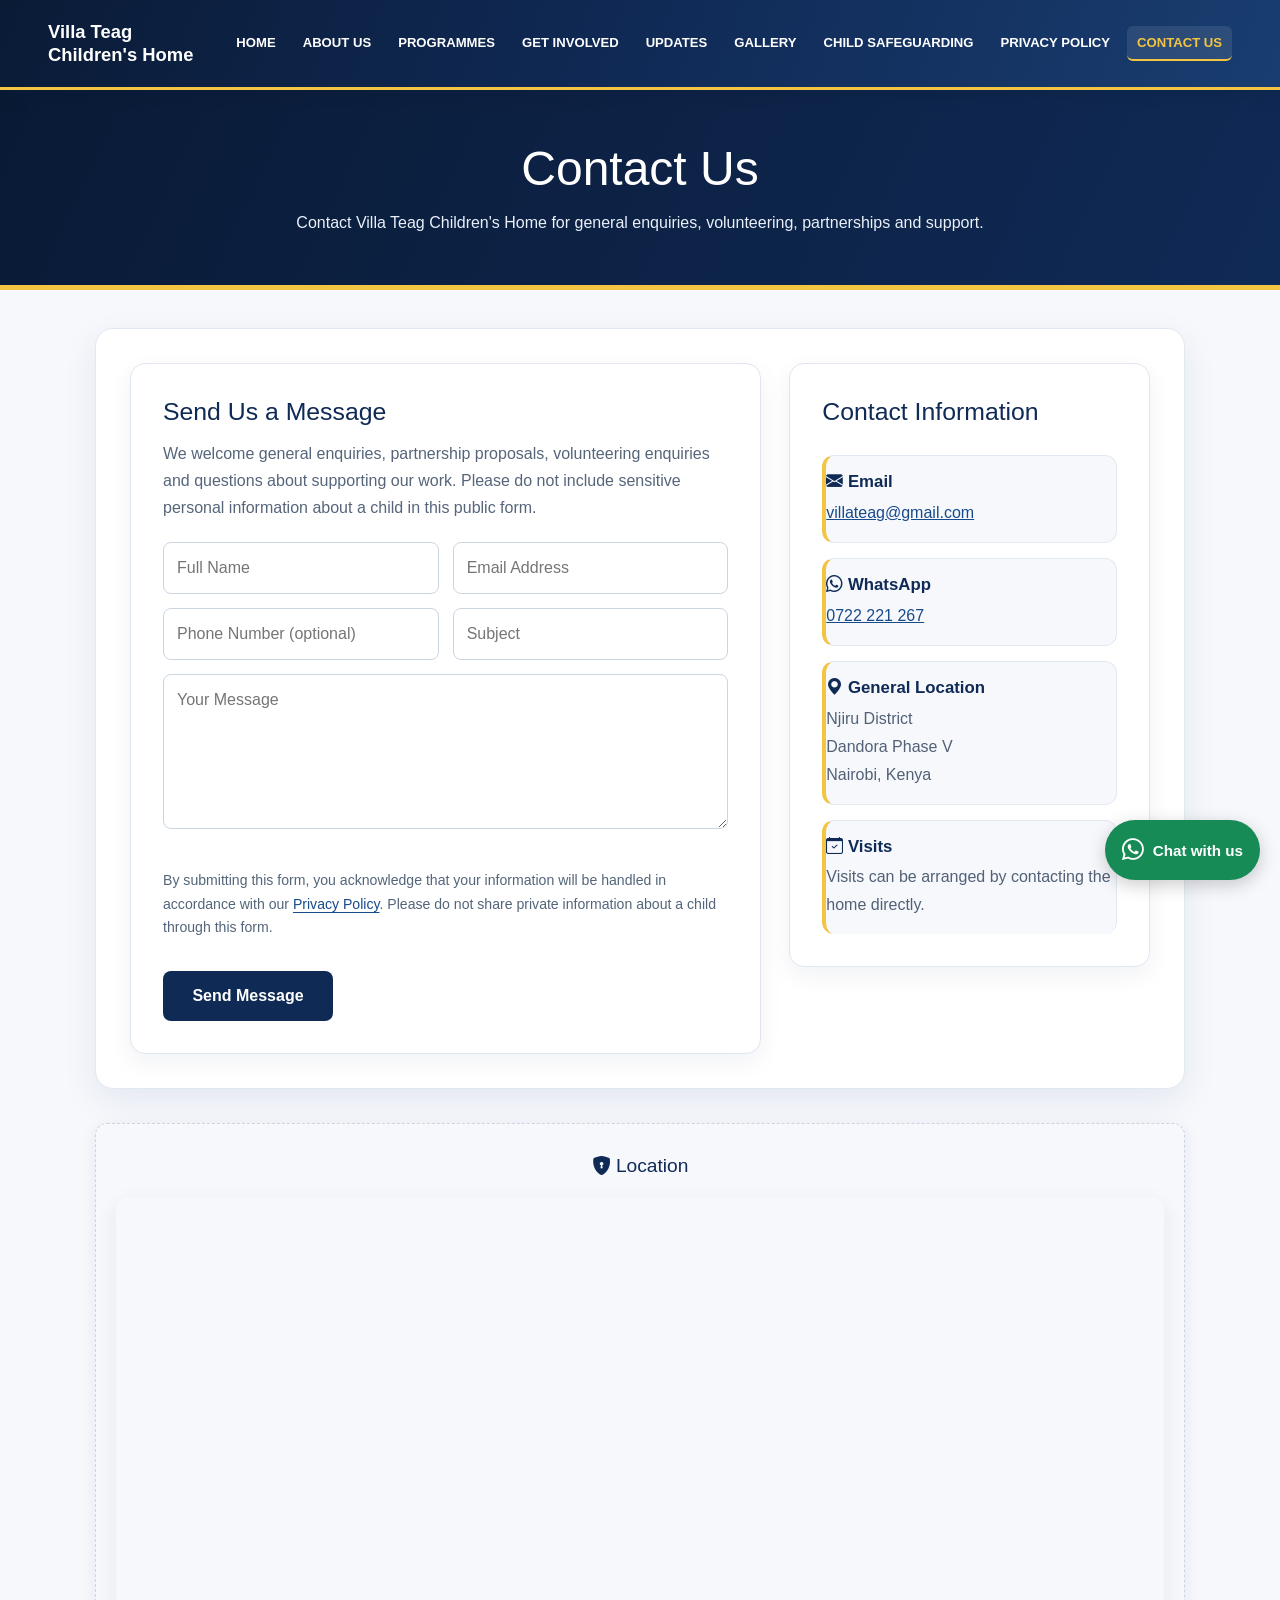
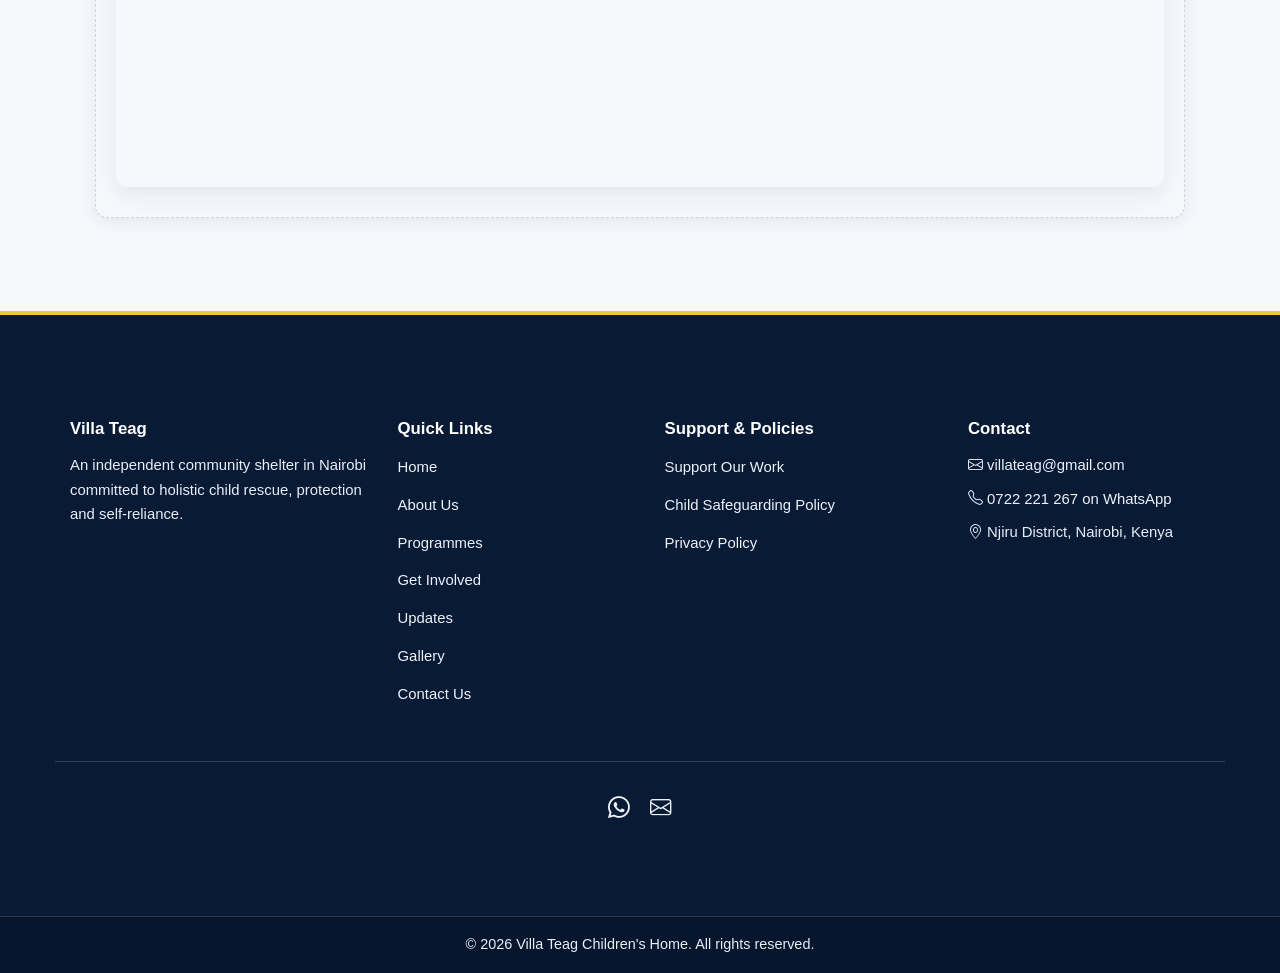
<file: Contact.html>
<!doctype html>
<html lang="en">
<head>
  <meta charset="UTF-8">
  <meta name="viewport" content="width=device-width, initial-scale=1.0">
  <meta name="description" content="Contact Villa Teag Children's Home in Nairobi for general enquiries, volunteering, partnerships and support.">
  <meta name="theme-color" content="#102a56">
  <link rel="canonical" href="https://villateagchildrenshome.org/Contact.html">
  <title>Contact Us | Villa Teag Children's Home</title>

  <link rel="stylesheet" href="css/bootstrap.min.css">
  <link rel="stylesheet" href="css/mutuku.css">
  <link rel="stylesheet" href="css/contactus.css">
  <link rel="stylesheet" href="https://cdn.jsdelivr.net/npm/bootstrap-icons@1.11.3/font/bootstrap-icons.min.css">

  <style>
    :root {
      --vt-navy: #102a56;
      --vt-navy-dark: #091a35;
      --vt-yellow: #f4c542;
      --vt-paper: #f6f8fc;
      --vt-ink: #263449;
    }

    html { scroll-behavior: smooth; }
    body { padding-top: 0; color: var(--vt-ink); }

    .site-header { position: relative; z-index: 100; }
    .brand-logo { display: flex; align-items: center; gap: 10px; }
    .logo-img { max-width: 62px; height: auto; object-fit: contain; }
    .horizontal-menu a[aria-current="page"] { font-weight: 700; }

    .whatsapp-float {
      position: fixed;
      right: 20px;
      bottom: 20px;
      z-index: 999;
      display: inline-flex;
      align-items: center;
      gap: 9px;
      padding: 12px 17px;
      border-radius: 999px;
      background: #168b55;
      color: #fff;
      text-decoration: none;
      box-shadow: 0 5px 18px rgba(0,0,0,.2);
      font-weight: 700;
    }
    .whatsapp-float:hover, .whatsapp-float:focus { color: #fff; background: #116b41; }
    .whatsapp-float .bi { font-size: 1.35rem; }

    .page-header {
      padding: 48px 20px;
      text-align: center;
      color: #fff;
      background: linear-gradient(115deg, var(--vt-navy-dark), var(--vt-navy));
      border-bottom: 5px solid var(--vt-yellow);
    }
    .page-header h1 { color: #fff; font-size: clamp(2rem, 4vw, 3rem); margin-bottom: 10px; }
    .page-header p { max-width: 760px; margin: 0 auto; color: #eaf0fa; }

    .contact-page-container { max-width: 1120px; padding-top: 38px; padding-bottom: 48px; }
    .contact-section {
      display: grid;
      grid-template-columns: minmax(0, 1.4fr) minmax(270px, .8fr);
      gap: 28px;
      align-items: start;
    }
    .contact-form, .contact-info {
      min-width: 0;
      background: #fff;
      border: 1px solid #dfe6ef;
      border-radius: 15px;
      padding: clamp(20px, 3vw, 32px);
      box-shadow: 0 8px 25px rgba(16, 42, 86, .06);
    }
    .contact-form h2, .contact-info h2 { color: var(--vt-navy); margin-bottom: 12px; }
    .form-intro { color: #56657a; line-height: 1.7; }
    .form-row { display: grid; grid-template-columns: repeat(2, minmax(0, 1fr)); gap: 14px; margin: 16px 0; }
    .contact-form input:not([type="hidden"]), .contact-form textarea {
      width: 100%; min-width: 0; padding: 12px 13px; border: 1px solid #cbd5e1;
      border-radius: 8px; background: #fff; color: var(--vt-ink); font: inherit;
    }
    .contact-form textarea { min-height: 155px; resize: vertical; margin: 0 0 14px; }
    .contact-form input:focus, .contact-form textarea:focus { outline: 3px solid rgba(244,197,66,.45); border-color: var(--vt-navy); }
    .contact-form button[type="submit"] {
      border: 0; border-radius: 8px; padding: 12px 22px; background: var(--vt-navy);
      color: #fff; font-weight: 700; cursor: pointer;
    }
    .contact-form button[type="submit"]:hover { background: var(--vt-navy-dark); }
    .privacy-note { margin: 12px 0 18px; color: #53657a; font-size: .88rem; line-height: 1.65; }
    .privacy-note a { color: #174a8b; text-decoration: underline; text-underline-offset: 3px; }
    .info-card { padding: 15px 0; border-bottom: 1px solid #e5eaf1; }
    .info-card:last-child { border-bottom: 0; }
    .info-card h3 { font-size: 1.05rem; font-weight: 700; color: var(--vt-navy); }
    .info-card p { margin-bottom: 0; line-height: 1.75; overflow-wrap: anywhere; }
    .info-card a { color: #174a8b; }
    .map-container { margin: 8px auto 45px; max-width: 1120px; background: var(--vt-paper); padding: 30px 20px; border: 1px dashed #cbd5e1; border-radius: 12px; text-align: center; }
    .map-container h2 { color: var(--vt-navy); font-size: 1.2rem; }
    .map-container p { max-width: 760px; margin: 0 auto; color: #53657a; line-height: 1.7; }
    .map-embed {
      width: 100%;
      min-height: 360px;
      margin-top: 18px;
      border: 0;
      border-radius: 12px;
      box-shadow: 0 8px 22px rgba(16, 42, 86, .08);
    }
    .site-footer { background: var(--vt-navy-dark); color: #edf2fa; border-top: 4px solid var(--vt-yellow); }
    .site-footer .footer-title { color: #fff; }
    .site-footer a { color: #edf2fa; text-decoration: none; }
    .site-footer a:hover { color: var(--vt-yellow); text-decoration: underline; }
    .footer-links { list-style: none; padding-left: 0; line-height: 2; font-size: .92rem; }
    .footer-grid { display: grid; grid-template-columns: 1.25fr 1fr 1.15fr 1fr; gap: 25px; }
    .footer-bottom { border-top: 1px solid rgba(255,255,255,.15); font-size: .9rem; }
    .footer-social { display: flex; justify-content: center; gap: 20px; padding: 8px 0 22px; }
    .footer-social a { font-size: 1.35rem; }
    a:focus-visible, button:focus-visible { outline: 3px solid var(--vt-yellow); outline-offset: 3px; }

    @media (max-width: 850px) {
      .contact-section { grid-template-columns: 1fr; }
      .footer-grid { grid-template-columns: repeat(2, minmax(0, 1fr)); }
    }
    @media (max-width: 560px) {
      .form-row { grid-template-columns: 1fr; }
      .footer-grid { grid-template-columns: 1fr; }
      .whatsapp-float { right: 12px; bottom: 12px; padding: 11px 14px; }
    }
  </style>
</head>
<body>
  <!-- SITE HEADER -->
  <header class="site-header">
    <nav class="navbar-hub" aria-label="Main navigation">
      <a class="brand-logo" href="index.html" style="text-decoration:none; color:inherit;">
        <span>Villa Teag<br>Children's Home</span>
      </a>

      <input type="checkbox" id="menu-toggle" class="menu-checkbox" aria-label="Toggle navigation menu">
      <label for="menu-toggle" class="hamburger" aria-label="Toggle navigation menu">
        <span></span><span></span><span></span>
      </label>

      <ul class="horizontal-menu">
        <li><a href="index.html">Home</a></li>
        <li><a href="About.html">About Us</a></li>
        <li><a href="Programs and Services.html">Programmes</a></li>
        <li><a href="Get Involved.html">Get Involved</a></li>
                <li><a href="updates.html">Updates</a></li>
                <li><a href="gallery.html">Gallery</a></li>
        <li><a href="safeguarding.html">Child Safeguarding</a></li>
        <li><a href="privacy.html">Privacy Policy</a></li>
        <li><a href="Contact.html" class="active" aria-current="page">Contact Us</a></li>
      </ul>
    </nav>
  </header>

  <!-- WHATSAPP FLOAT -->
  <a href="https://wa.me/254722221267" class="whatsapp-float" target="_blank" rel="noopener noreferrer" aria-label="Chat with Villa Teag on WhatsApp">
    <i class="bi bi-whatsapp" aria-hidden="true"></i>
    <span>Chat with us</span>
  </a>

  <main>
    <section class="page-header">
      <h1>Contact Us</h1>
      <p>Contact Villa Teag Children's Home for general enquiries, volunteering, partnerships and support.</p>
    </section>

    <div class="container contact-page-container">
      <section class="contact-section" aria-label="Contact details and enquiry form">
        <div class="contact-form">
          <h2>Send Us a Message</h2>
          <p class="form-intro">We welcome general enquiries, partnership proposals, volunteering enquiries and questions about supporting our work. Please do not include sensitive personal information about a child in this public form.</p>

          <!-- FormSubmit delivers enquiries to the home's email address. -->
          <form action="https://formsubmit.co/villateag@gmail.com" method="POST">
            <input type="hidden" name="_subject" value="Villa Teag Website Inquiry">
            <input type="hidden" name="_template" value="table">
            <input type="text" name="_honey" tabindex="-1" autocomplete="off" aria-hidden="true" style="position:absolute; left:-9999px;" >

            <div class="form-row">
              <input type="text" name="name" autocomplete="name" required maxlength="100" placeholder="Full Name" aria-label="Full name">
              <input type="email" name="email" autocomplete="email" required maxlength="254" placeholder="Email Address" aria-label="Email address">
            </div>
            <div class="form-row">
              <input type="tel" name="phone" autocomplete="tel" maxlength="30" placeholder="Phone Number (optional)" aria-label="Phone number, optional">
              <input type="text" name="subject" required maxlength="150" placeholder="Subject" aria-label="Subject">
            </div>
            <textarea name="message" required maxlength="5000" placeholder="Your Message" aria-label="Your message"></textarea>

            <p class="privacy-note">
              By submitting this form, you acknowledge that your information will be handled in accordance with our
              <a href="privacy.html" target="_blank" rel="noopener noreferrer">Privacy Policy</a>.
              Please do not share private information about a child through this form.
            </p>

            <button type="submit">Send Message</button>
          </form>
        </div>

        <aside class="contact-info">
          <h2>Contact Information</h2>

          <div class="info-card">
            <h3><i class="bi bi-envelope-fill" aria-hidden="true"></i> Email</h3>
            <p><a href="mailto:villateag@gmail.com">villateag@gmail.com</a></p>
          </div>

          <div class="info-card">
            <h3><i class="bi bi-whatsapp" aria-hidden="true"></i> WhatsApp</h3>
            <p><a href="https://wa.me/254722221267" target="_blank" rel="noopener noreferrer">0722 221 267</a></p>
          </div>

          <div class="info-card">
            <h3><i class="bi bi-geo-alt-fill" aria-hidden="true"></i> General Location</h3>
            <p>Njiru District<br>Dandora Phase V<br>Nairobi, Kenya</p>
          </div>

          <div class="info-card">
            <h3><i class="bi bi-calendar-check" aria-hidden="true"></i> Visits</h3>
            <p>Visits can be arranged by contacting the home directly.</p>
          </div>
        </aside>
      </section>

      <section class="map-container" aria-labelledby="location-privacy-heading">
        <h2 id="location-privacy-heading"><i class="bi bi-shield-lock-fill" aria-hidden="true"></i> Location</h2>
        <iframe
          class="map-embed"
          title="Map showing Dandora Phase V, Nairobi, Kenya"
          src="https://www.google.com/maps?q=Dandora%20Phase%20V%20Nairobi%20Kenya&z=13&output=embed"
          loading="lazy"
          referrerpolicy="no-referrer-when-downgrade"
          allowfullscreen>
        </iframe>
      </section>
    </div>
  </main>

  <!-- SITE FOOTER -->
  <footer class="site-footer mt-auto">
    <div class="container py-5">
      <div class="footer-grid">
        <div class="footer-section">
          <h2 class="footer-title h5">Villa Teag</h2>
          <p class="footer-text">An independent community shelter in Nairobi committed to holistic child rescue, protection and self-reliance.</p>
        </div>

        <div class="footer-section">
          <h2 class="footer-title h5">Quick Links</h2>
          <ul class="footer-links">
            <li><a href="index.html">Home</a></li>
            <li><a href="About.html">About Us</a></li>
            <li><a href="Programs and Services.html">Programmes</a></li>
            <li><a href="Get Involved.html">Get Involved</a></li>
            <li><a href="updates.html">Updates</a></li>
            <li><a href="gallery.html">Gallery</a></li>
            <li><a href="Contact.html" aria-current="page">Contact Us</a></li>
          </ul>
        </div>

        <div class="footer-section">
          <h2 class="footer-title h5">Support &amp; Policies</h2>
          <ul class="footer-links">
            <li><a href="Get Involved.html#donate">Support Our Work</a></li>
            <li><a href="safeguarding.html">Child Safeguarding Policy</a></li>
            <li><a href="privacy.html">Privacy Policy</a></li>
          </ul>
        </div>

        <div class="footer-section last-section">
          <h2 class="footer-title h5">Contact</h2>
          <p class="footer-text"><i class="bi bi-envelope" aria-hidden="true"></i> <a href="mailto:villateag@gmail.com">villateag@gmail.com</a></p>
          <p class="footer-text"><i class="bi bi-telephone" aria-hidden="true"></i> <a href="https://wa.me/254722221267" target="_blank" rel="noopener noreferrer">0722 221 267 on WhatsApp</a></p>
          <p class="footer-text"><i class="bi bi-geo-alt" aria-hidden="true"></i> Njiru District, Nairobi, Kenya</p>
        </div>
      </div>

      <div class="footer-social-wrapper" aria-label="Contact links">
        <div class="footer-social">
          <a href="https://wa.me/254722221267" target="_blank" rel="noopener noreferrer" aria-label="WhatsApp"><i class="bi bi-whatsapp" aria-hidden="true"></i></a>
          <a href="mailto:villateag@gmail.com" aria-label="Email"><i class="bi bi-envelope" aria-hidden="true"></i></a>
        </div>
      </div>
    </div>

    <div class="footer-bottom text-center py-3">
      &copy; <span id="copyright-year">2026</span> Villa Teag Children's Home. All rights reserved.
    </div>
  </footer>

  <script src="js/bootstrap.bundle.min.js"></script>
  <script src="js/mutuku.js"></script>
  <script>
    document.getElementById('copyright-year').textContent = new Date().getFullYear();
  </script>
</body>
</html>
</file>
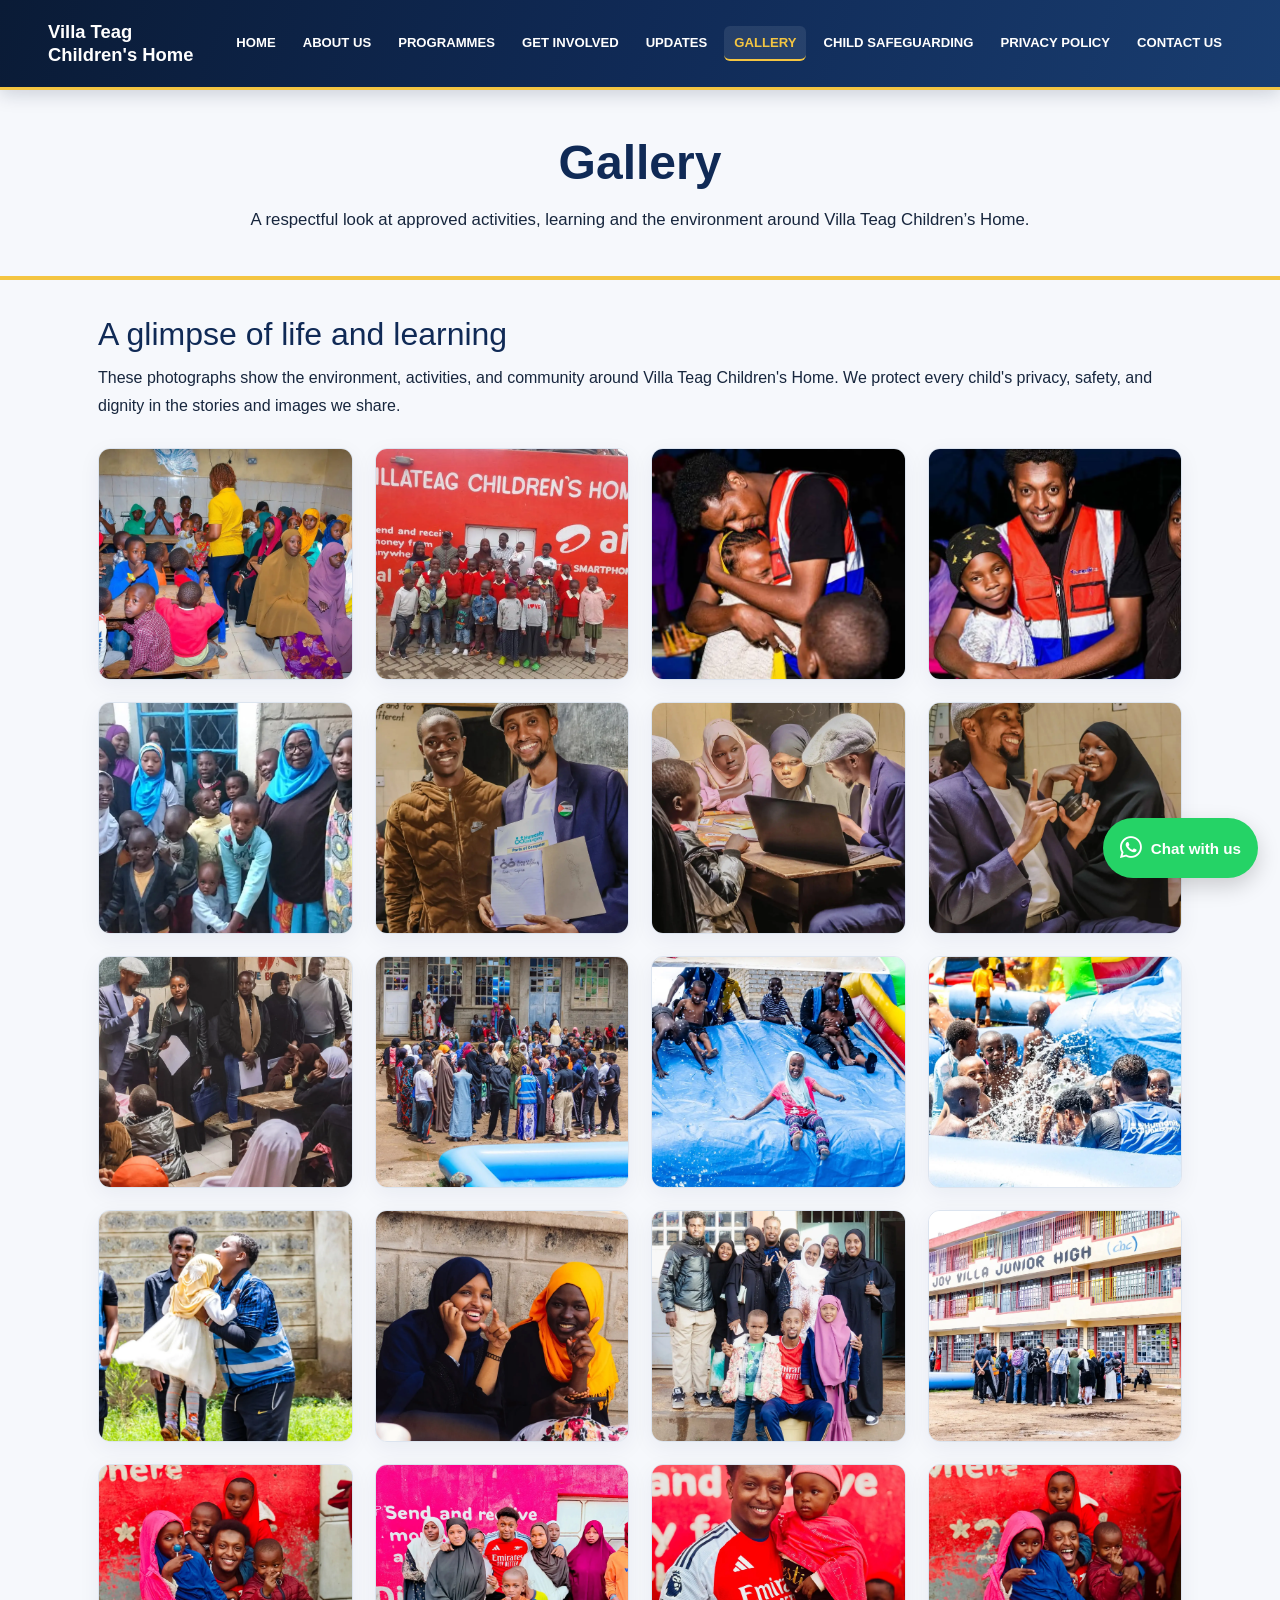
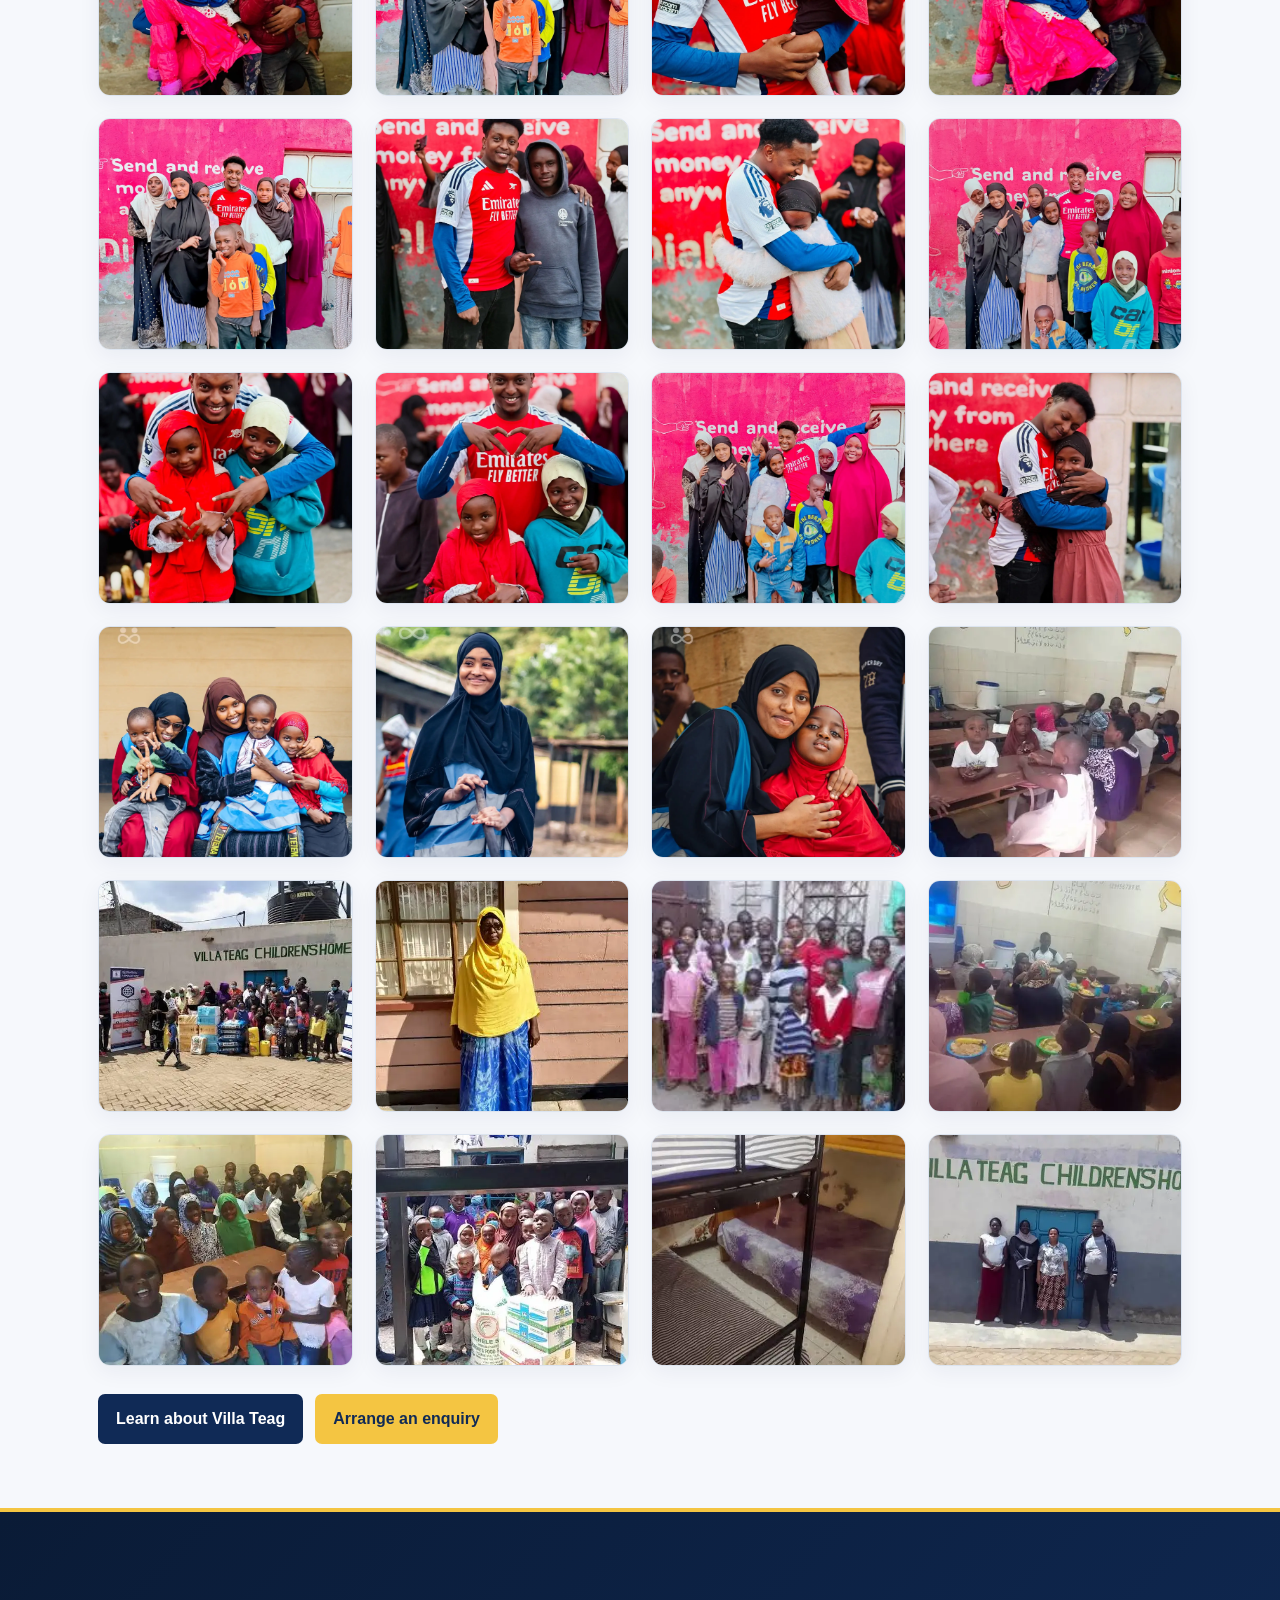
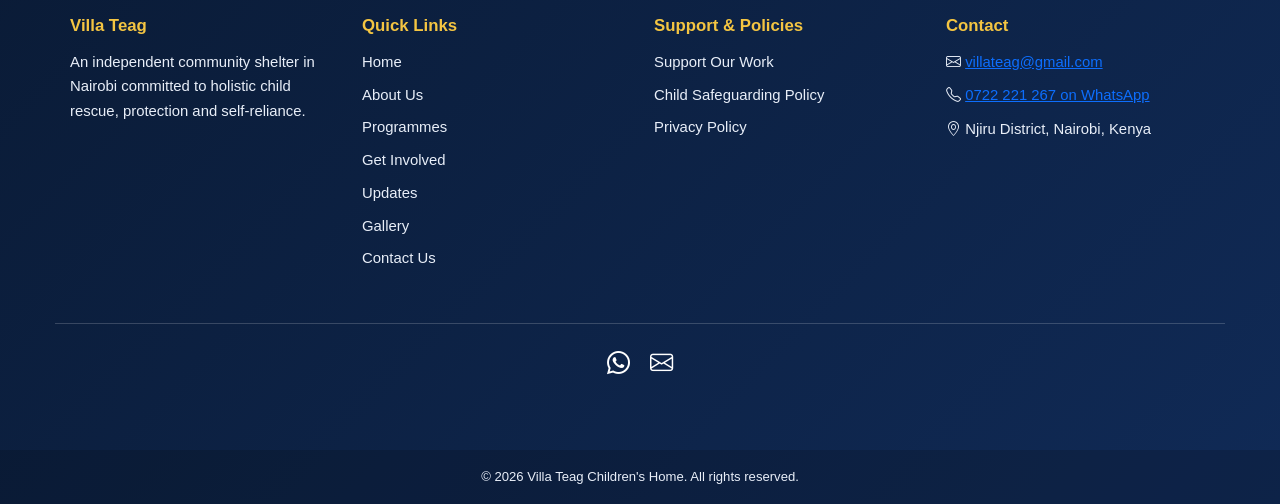
<file: gallery.html>
<!doctype html>
<html lang="en">
<head>
  <meta charset="UTF-8">
  <meta name="viewport" content="width=device-width, initial-scale=1.0">
  <meta name="description" content="A respectful look at approved activities, learning and the environment around Villa Teag Children’s Home.">
  <link rel="canonical" href="https://villateagchildrenshome.org/gallery.html">
  <title>Gallery | Villa Teag Children's Home</title>
  <link rel="stylesheet" href="css/bootstrap.min.css">
  <link rel="stylesheet" href="https://cdn.jsdelivr.net/npm/bootstrap-icons@1.10.0/font/bootstrap-icons.css">
  <link rel="stylesheet" href="css/mutuku.css">
  <style>
    .vt-extra-page{max-width:1120px;margin:0 auto;padding:34px 18px 64px;line-height:1.75}
    .vt-extra-hero{text-align:center;padding:42px 18px;background:#f6f8fc;border-bottom:4px solid #f4c542}
    .vt-extra-hero h1{font-size:clamp(2rem,5vw,3rem);font-weight:800;margin-bottom:12px}
    .vt-extra-hero p{max-width:820px;margin:0 auto;font-size:1.05rem}
    .vt-extra-grid{display:grid;grid-template-columns:repeat(auto-fit,minmax(240px,1fr));gap:22px;margin:28px 0}
    .vt-extra-card{margin:0;background:#fff;border:1px solid #dce4ef;border-radius:12px;overflow:hidden;box-shadow:0 6px 22px rgba(16,42,86,.06)}
    .vt-extra-card img{width:100%;height:230px;object-fit:cover;display:block}
    .vt-extra-card-body{padding:20px}
    .vt-extra-card h2,.vt-extra-card h3{color:#102a56;font-size:1.25rem;margin-bottom:10px}
    .vt-extra-note{background:#fff8df;border-left:5px solid #f4c542;padding:18px 20px;border-radius:8px;margin:24px 0}
    .vt-extra-links{display:flex;flex-wrap:wrap;gap:12px;margin-top:22px}
    .vt-extra-links a{display:inline-block;padding:11px 18px;border-radius:7px;text-decoration:none;font-weight:700;background:#102a56;color:white}
    .vt-extra-links a.secondary{background:#f4c542;color:#102a56}
    .vt-extra-page a:focus-visible{outline:3px solid #f4c542;outline-offset:3px}
    
  </style>
</head>
<body>
<header class="site-header">
    <nav class="navbar-hub" aria-label="Main navigation">
      <a class="brand-logo" href="index.html" style="text-decoration:none; color:inherit;">
        <span>Villa Teag<br>Children's Home</span>
      </a>

      <input type="checkbox" id="menu-toggle" class="menu-checkbox" aria-label="Toggle navigation menu">
      <label for="menu-toggle" class="hamburger" aria-label="Toggle navigation menu">
        <span></span><span></span><span></span>
      </label>

      <ul class="horizontal-menu">
        <li><a href="index.html">Home</a></li>
        <li><a href="About.html">About Us</a></li>
        <li><a href="Programs and Services.html">Programmes</a></li>
        <li><a href="Get Involved.html">Get Involved</a></li>
                <li><a href="updates.html">Updates</a></li>
                <li><a href="gallery.html" class="active" aria-current="page">Gallery</a></li>
        <li><a href="safeguarding.html">Child Safeguarding</a></li>
        <li><a href="privacy.html">Privacy Policy</a></li>
        <li><a href="Contact.html">Contact Us</a></li>
      </ul>
    </nav>
  </header>
<a href="https://wa.me/254722221267" class="whatsapp-float" target="_blank" rel="noopener noreferrer" aria-label="Chat with Villa Teag on WhatsApp">
    <i class="bi bi-whatsapp" aria-hidden="true"></i>
    <span>Chat with us</span>
  </a>
<section class="vt-extra-hero"><h1>Gallery</h1><p>A respectful look at approved activities, learning and the environment around Villa Teag Children’s Home.</p></section>
<main class="vt-extra-page">
<section aria-labelledby="gallery-intro"><h2 id="gallery-intro">A glimpse of life and learning</h2>
<p>These photographs show the environment, activities, and community around Villa Teag Children's Home. We protect every child's privacy, safety, and dignity in the stories and images we share.</p>
<div class="vt-extra-grid" id="gallery-grid" aria-live="polite"></div>
<p id="gallery-load-error" role="alert" hidden></p>
<div class="vt-extra-links"><a href="About.html">Learn about Villa Teag</a><a class="secondary" href="Contact.html">Arrange an enquiry</a></div>
</main>
<script>
  const galleryGrid = document.getElementById("gallery-grid");
  const galleryError = document.getElementById("gallery-load-error");

  fetch("gallery-images.json")
    .then((response) => {
      if (!response.ok) {
        throw new Error(`Gallery list request failed with status ${response.status}`);
      }
      return response.json();
    })
    .then((photos) => {
      if (!Array.isArray(photos)) {
        throw new Error("Gallery list has an invalid format");
      }

      for (const photo of photos) {
        if (
          !photo ||
          typeof photo.name !== "string" ||
          !photo.name.toLowerCase().endsWith(".webp") ||
          photo.name !== photo.name.split(/[\\/]/).pop()
        ) {
          throw new Error("Gallery list contains an invalid photo entry");
        }

        const figure = document.createElement("figure");
        const image = document.createElement("img");
        figure.className = "vt-extra-card";
        image.src = `images/${encodeURIComponent(photo.name)}`;
        image.alt = typeof photo.alt === "string" ? photo.alt : "Photograph from Villa Teag Children's Home.";
        image.loading = "lazy";
        figure.append(image);
        galleryGrid.append(figure);
      }

      if (photos.length === 0) {
        galleryError.hidden = false;
        galleryError.textContent = "No gallery photographs have been added yet.";
      }
    })
    .catch((error) => {
      console.error("Unable to load the photo gallery.", error);
      galleryError.hidden = false;
      galleryError.textContent = "The gallery photographs could not be loaded. Please try again later.";
    });
</script>
<footer class="site-footer mt-auto">
    <div class="container py-5">
      <div class="footer-grid">
        <div class="footer-section">
          <h2 class="footer-title h5">Villa Teag</h2>
          <p class="footer-text">An independent community shelter in Nairobi committed to holistic child rescue, protection and self-reliance.</p>
        </div>

        <div class="footer-section">
          <h2 class="footer-title h5">Quick Links</h2>
          <ul class="footer-links">
            <li><a href="index.html">Home</a></li>
            <li><a href="About.html">About Us</a></li>
            <li><a href="Programs and Services.html">Programmes</a></li>
            <li><a href="Get Involved.html">Get Involved</a></li>
            <li><a href="updates.html">Updates</a></li>
            <li><a href="gallery.html" aria-current="page">Gallery</a></li>
            <li><a href="Contact.html">Contact Us</a></li>
          </ul>
        </div>

        <div class="footer-section">
          <h2 class="footer-title h5">Support &amp; Policies</h2>
          <ul class="footer-links">
            <li><a href="Get Involved.html#donate">Support Our Work</a></li>
            <li><a href="safeguarding.html">Child Safeguarding Policy</a></li>
            <li><a href="privacy.html">Privacy Policy</a></li>
          </ul>
        </div>

        <div class="footer-section last-section">
          <h2 class="footer-title h5">Contact</h2>
          <p class="footer-text"><i class="bi bi-envelope" aria-hidden="true"></i> <a href="mailto:villateag@gmail.com">villateag@gmail.com</a></p>
          <p class="footer-text"><i class="bi bi-telephone" aria-hidden="true"></i> <a href="https://wa.me/254722221267" target="_blank" rel="noopener noreferrer">0722 221 267 on WhatsApp</a></p>
          <p class="footer-text"><i class="bi bi-geo-alt" aria-hidden="true"></i> Njiru District, Nairobi, Kenya</p>
        </div>
      </div>

      <div class="footer-social-wrapper" aria-label="Contact links">
        <div class="footer-social">
          <a href="https://wa.me/254722221267" target="_blank" rel="noopener noreferrer" aria-label="WhatsApp"><i class="bi bi-whatsapp" aria-hidden="true"></i></a>
          <a href="mailto:villateag@gmail.com" aria-label="Email"><i class="bi bi-envelope" aria-hidden="true"></i></a>
        </div>
      </div>
    </div>

    <div class="footer-bottom text-center py-3">
      &copy; <span id="copyright-year">2026</span> Villa Teag Children's Home. All rights reserved.
    </div>
  </footer>
<script src="js/bootstrap.bundle.min.js"></script>
<script src="js/mutuku.js"></script>
<script>document.querySelectorAll('.horizontal-menu a').forEach(function(link){link.addEventListener('click',function(){var toggle=document.getElementById('menu-toggle');if(toggle)toggle.checked=false;});});</script>
</body>
</html>
</file>
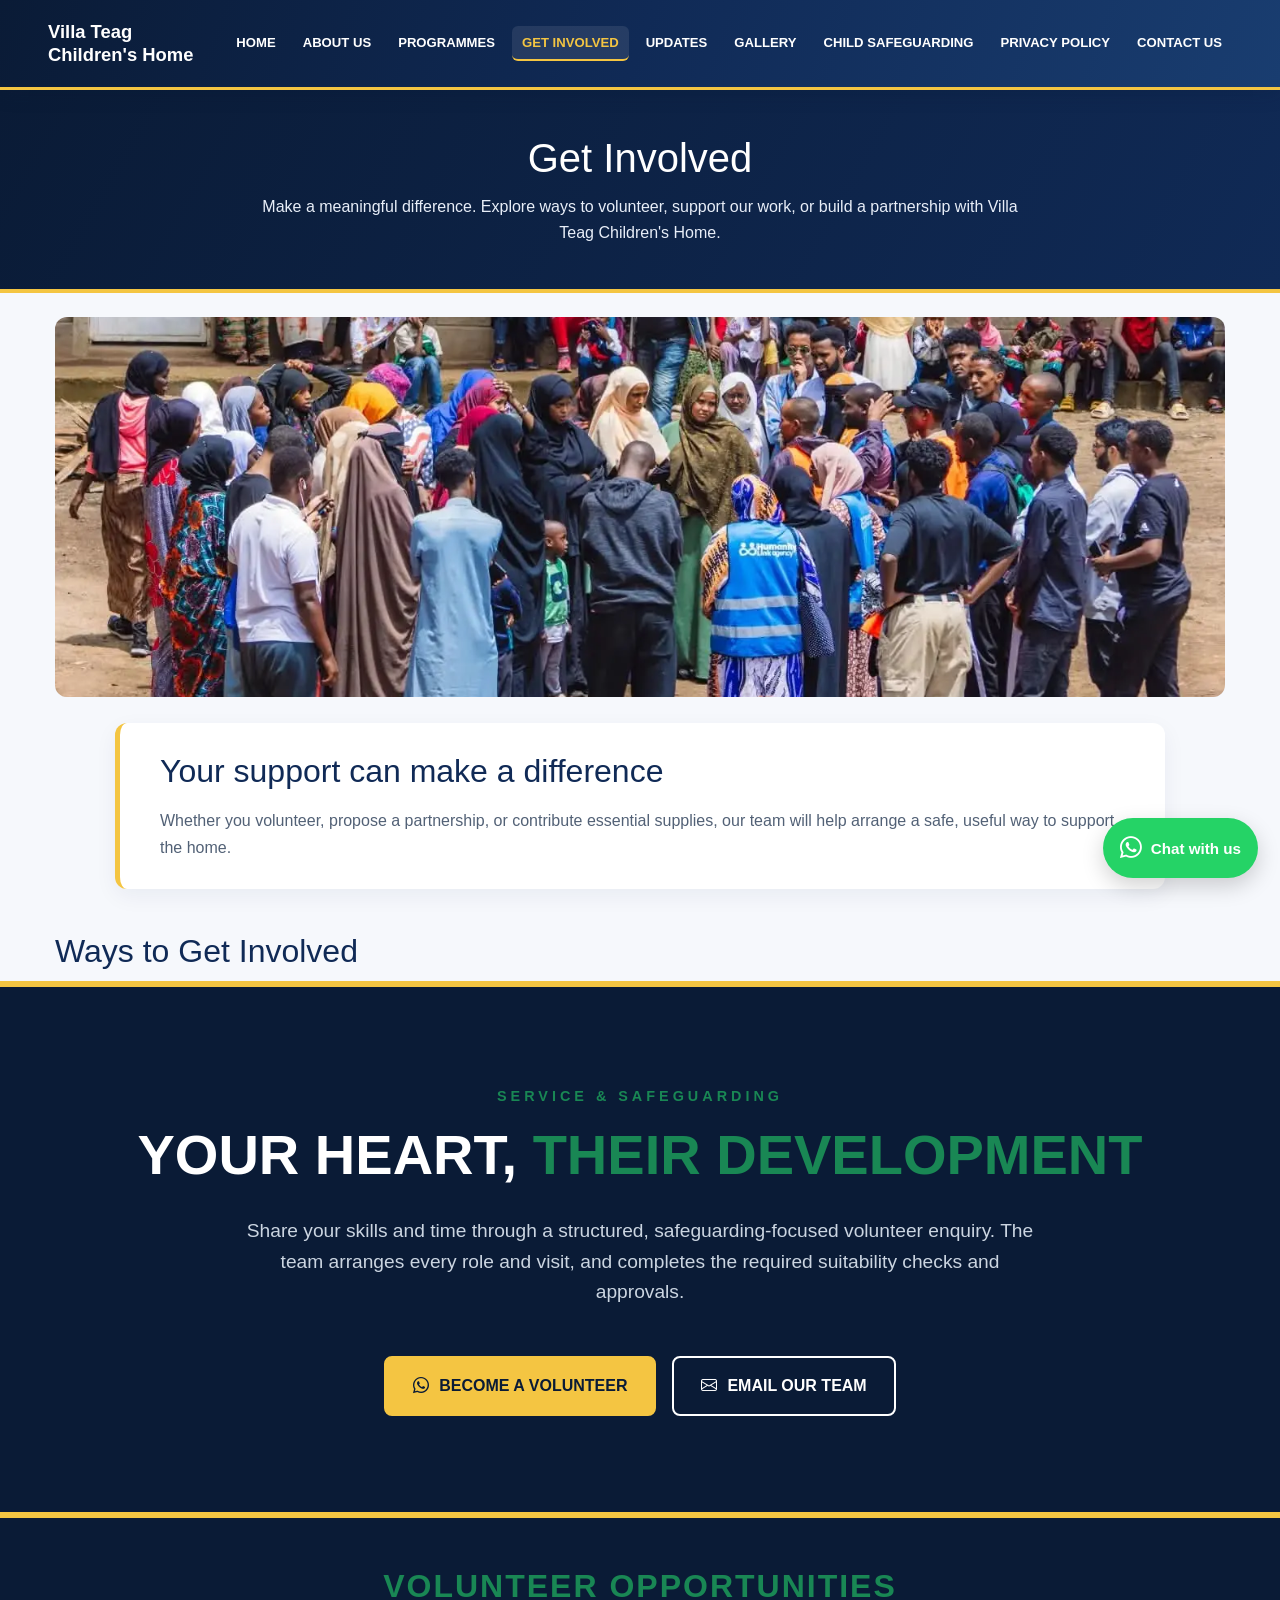
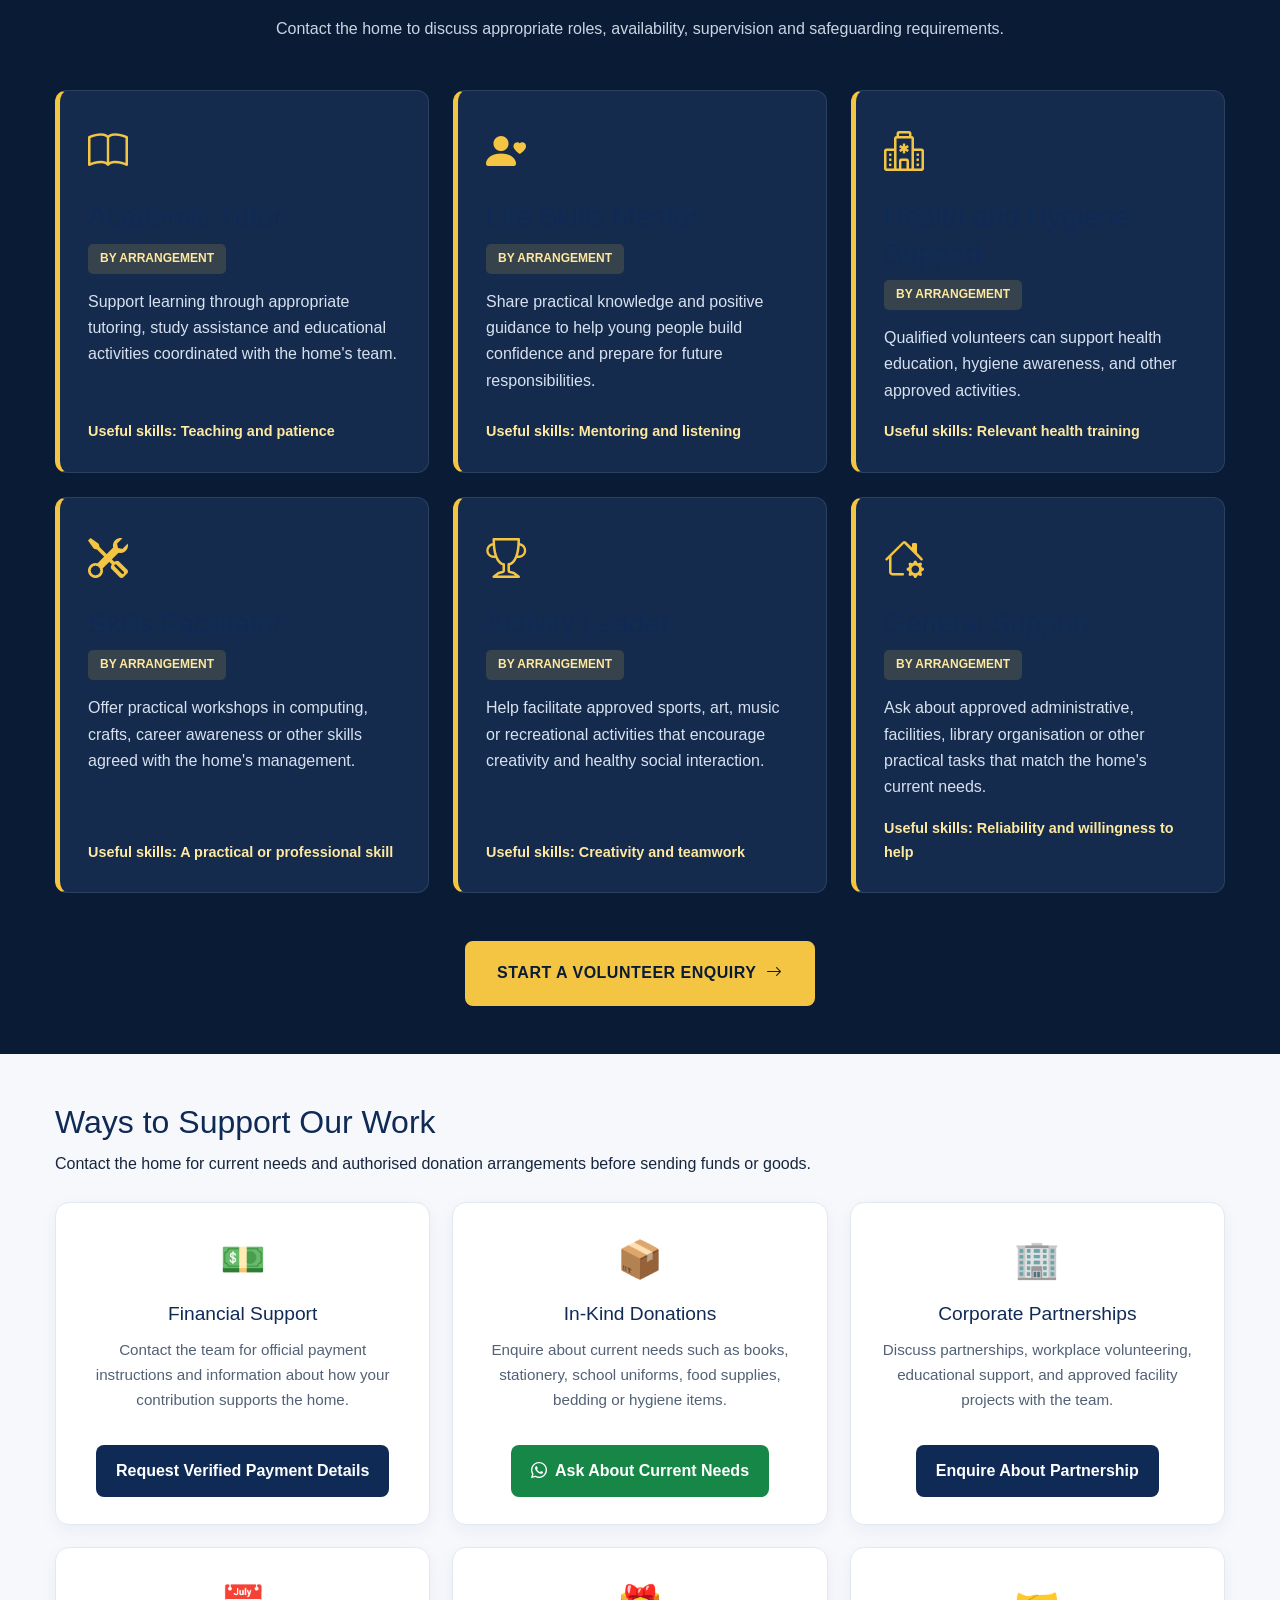
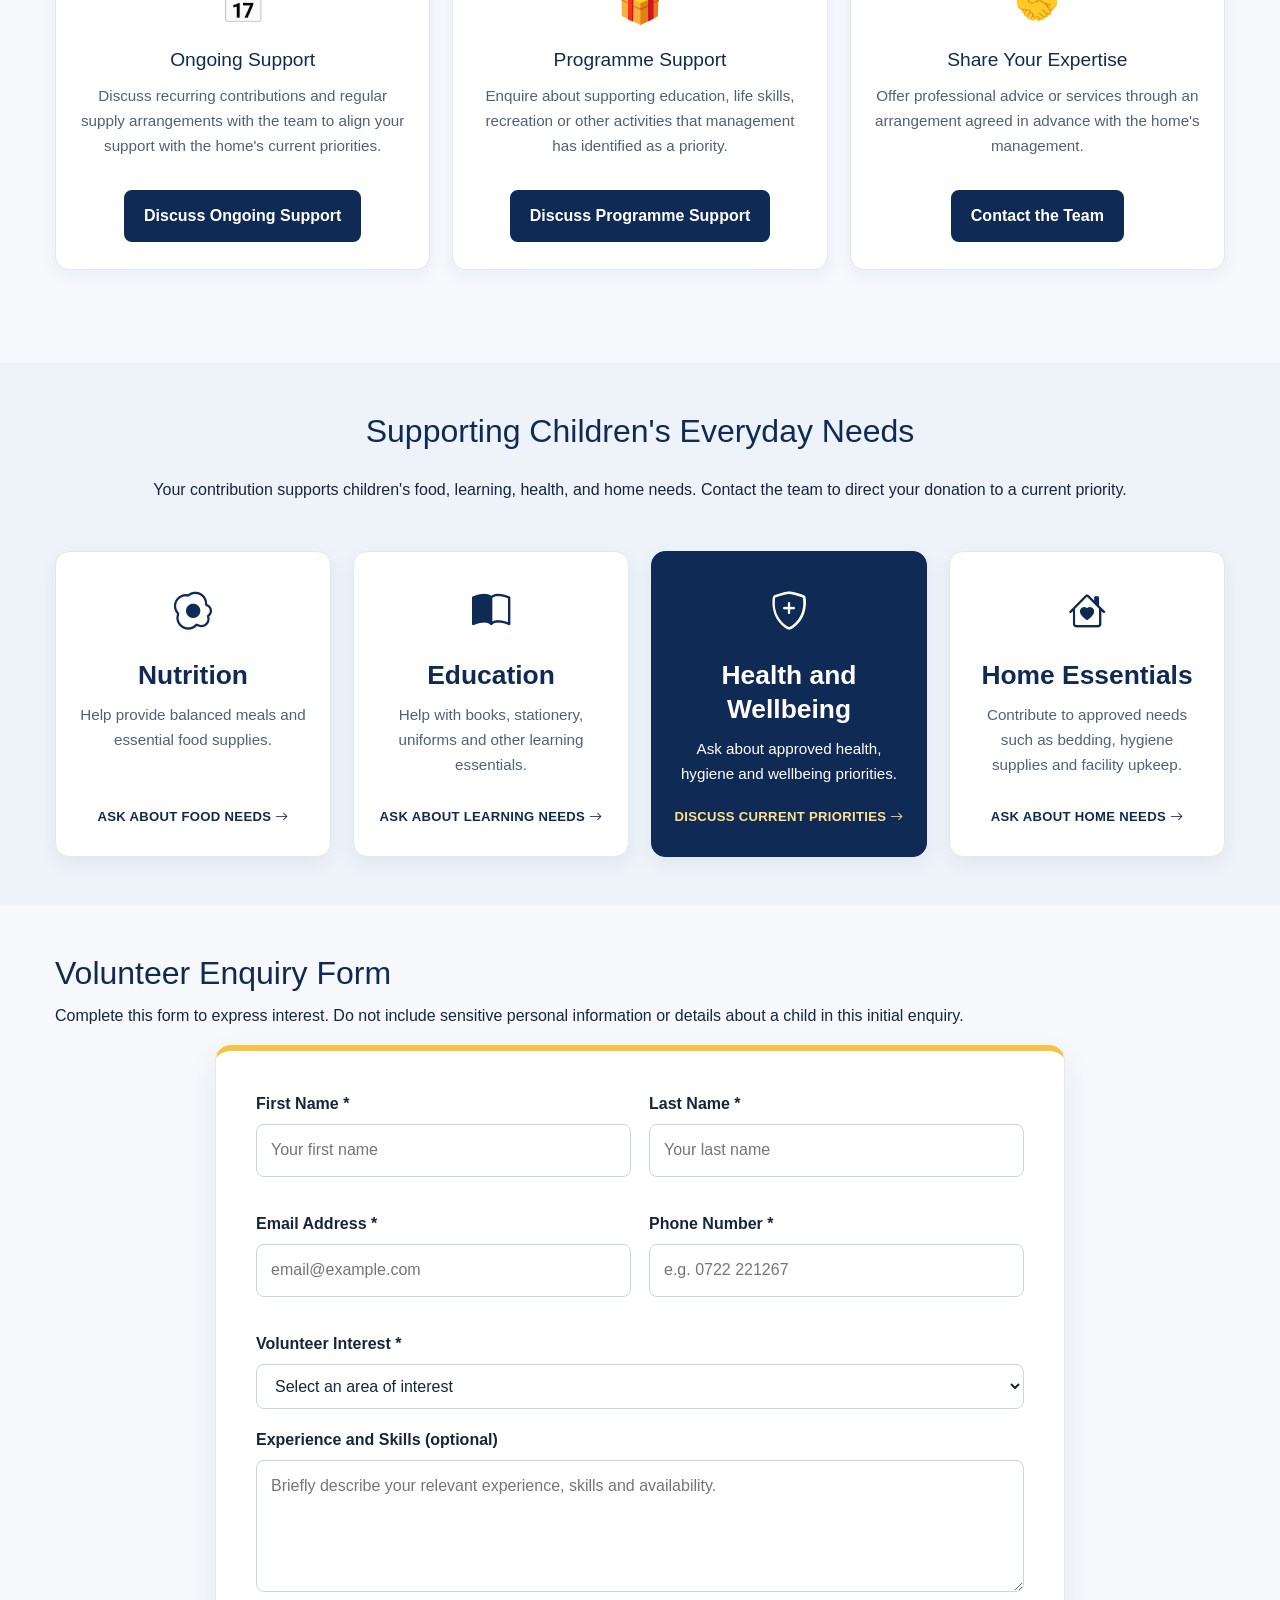
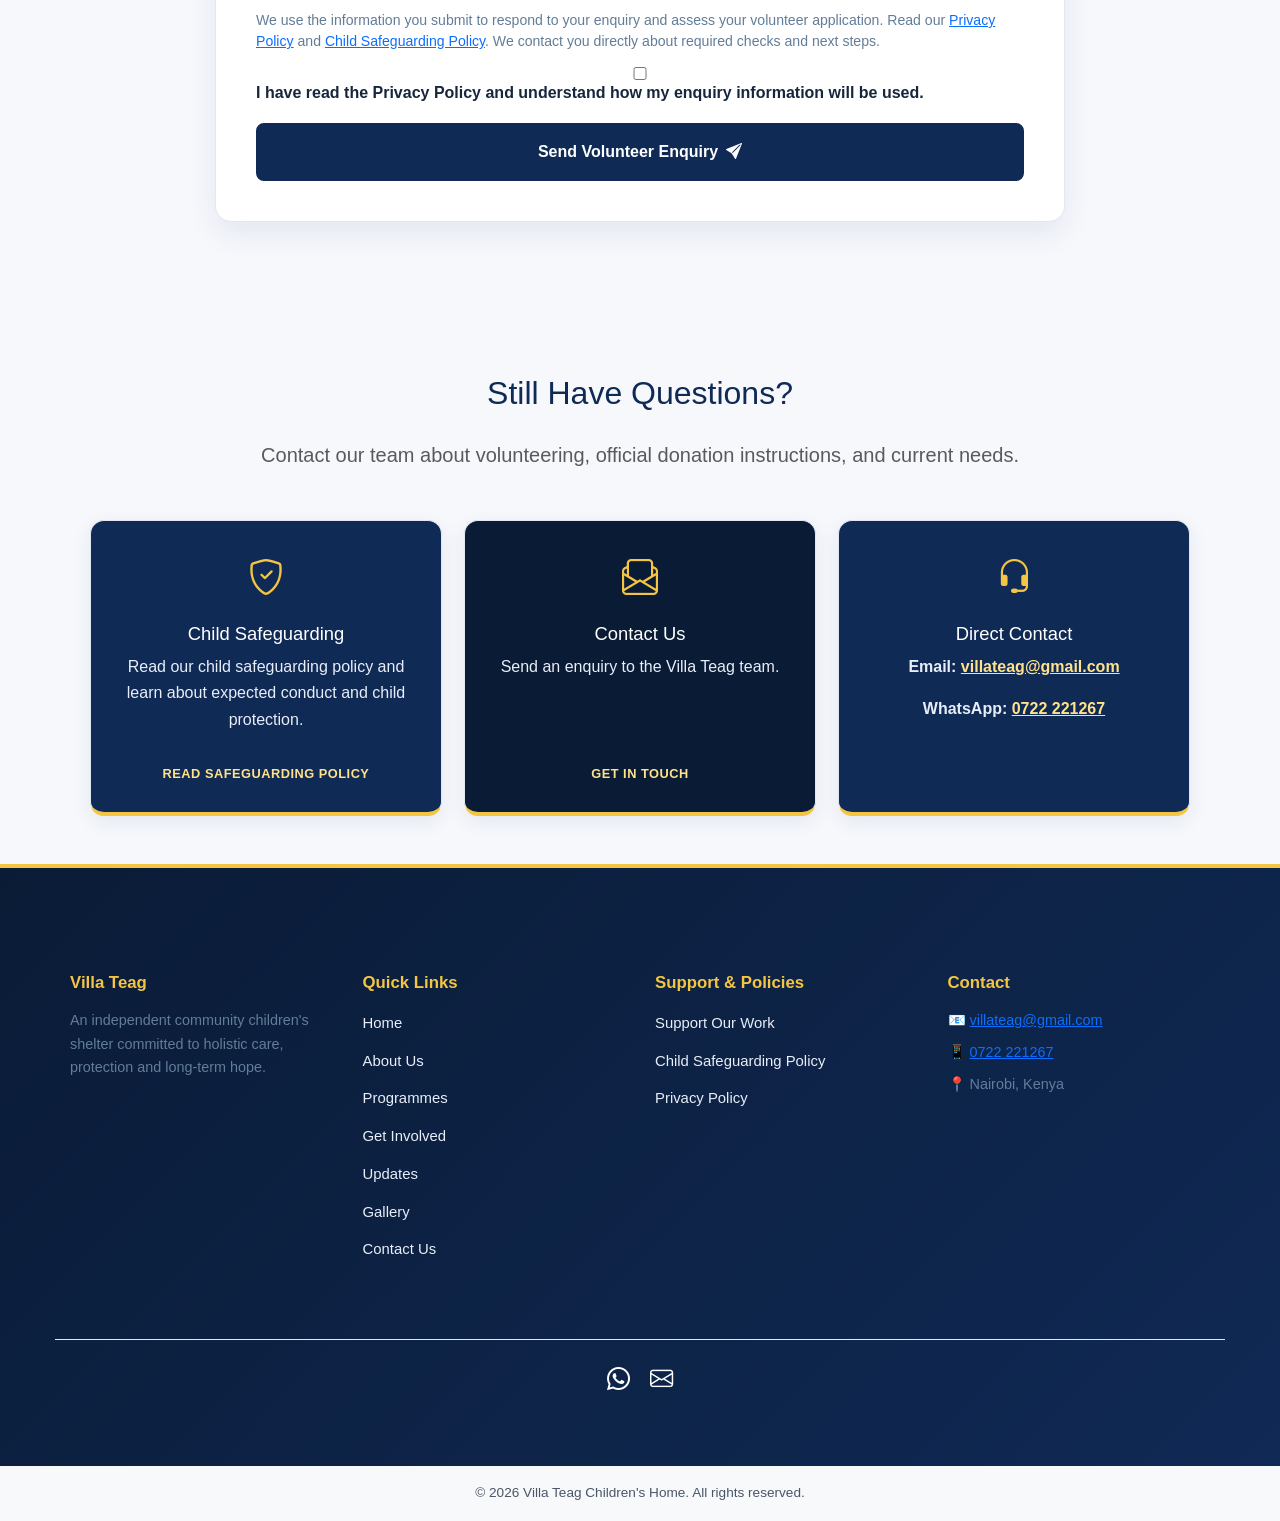
<file: Get Involved.html>
<!DOCTYPE html>
<html lang="en">
<head>
    <meta charset="UTF-8">
    <meta name="viewport" content="width=device-width, initial-scale=1.0">
    <meta name="description" content="Discover ways to volunteer, donate, and partner with Villa Teag Children's Home in Nairobi.">
    <link rel="canonical" href="https://villateagchildrenshome.org/Get%20Involved.html">
    <title>Get Involved | Villa Teag Children's Home</title>

    <link rel="stylesheet" href="css/bootstrap.min.css">
    <link rel="stylesheet" href="https://cdn.jsdelivr.net/npm/bootstrap-icons@1.10.0/font/bootstrap-icons.css">
    <link rel="stylesheet" href="css/mutuku.css">
    <link rel="stylesheet" href="css/getinvolved.css">
</head>
<body>

<!-- SITE HEADER -->
<header class="site-header">
    <nav class="navbar-hub" aria-label="Main navigation">
        <a class="brand-logo" href="index.html" style="text-decoration:none; color:inherit;">
            Villa Teag <br> Children's Home
        </a>

        <input type="checkbox" id="menu-toggle" class="menu-checkbox" aria-label="Toggle navigation menu">
        <label for="menu-toggle" class="hamburger" aria-label="Toggle navigation menu">
            <span></span>
            <span></span>
            <span></span>
        </label>

        <ul class="horizontal-menu">
            <li><a href="index.html">Home</a></li>
            <li><a href="About.html">About Us</a></li>
            <li><a href="Programs and Services.html">Programmes</a></li>
            <li><a href="Get Involved.html" class="active" aria-current="page">Get Involved</a></li>
                <li><a href="updates.html">Updates</a></li>
                <li><a href="gallery.html">Gallery</a></li>
            <li><a href="safeguarding.html">Child Safeguarding</a></li>
            <li><a href="privacy.html">Privacy Policy</a></li>
            <li><a href="Contact.html">Contact Us</a></li>
        </ul>
    </nav>
</header>

<!-- FLOATING WHATSAPP BUTTON -->
<a href="https://wa.me/254722221267"
   class="whatsapp-float"
   target="_blank"
   rel="noopener noreferrer"
   aria-label="Chat with Villa Teag Children's Home on WhatsApp">
    <i class="bi bi-whatsapp" aria-hidden="true"></i>
    <span>Chat with us</span>
</a>

<!-- PAGE HEADER -->
<section class="page-header">
    <h1>Get Involved</h1>
    <p>Make a meaningful difference. Explore ways to volunteer, support our work, or build a partnership with Villa Teag Children's Home.</p>
</section>

<figure class="container involvement-photo">
    <img src="images/FB_IMG_1792008347272.webp" alt="A large group gathered outside Villa Teag Children's Home" loading="lazy">
</figure>

<main>
    <div class="container">
        <section class="highlight-section">
            <h2>Your support can make a difference</h2>
            <p style="margin-top:1rem;">
                Whether you volunteer, propose a partnership, or contribute essential supplies, our team will help arrange a safe, useful way to support the home.
            </p>
        </section>

        <h2>Ways to Get Involved</h2>
    </div>

    <!-- VOLUNTEER INTRODUCTION -->
    <section class="volunteer-cta-section py-5" style="background:#000; border-top:8px solid #198754; border-bottom:8px solid #198754;">
        <div class="container text-center py-5">
            <div class="mb-4">
                <span style="color:#198754; font-weight:800; letter-spacing:4px; text-transform:uppercase; font-size:.9rem;">
                    Service &amp; Safeguarding
                </span>
                <h2 style="color:#fff; font-weight:900; font-size:clamp(2rem, 5vw, 3.5rem); text-transform:uppercase; margin-top:10px;">
                    Your Heart, <span style="color:#198754;">Their Development</span>
                </h2>
            </div>

            <p class="mx-auto mb-5" style="color:#cbd5e1; max-width:800px; font-size:1.2rem; line-height:1.6;">
                Share your skills and time through a structured, safeguarding-focused volunteer enquiry. The team arranges every role and visit, and completes the required suitability checks and approvals.
            </p>

            <div class="d-grid d-md-flex justify-content-md-center gap-3">
                <a href="https://wa.me/254722221267" target="_blank" rel="noopener noreferrer" class="btn-jcc-primary">
                    <i class="bi bi-whatsapp" aria-hidden="true"></i> BECOME A VOLUNTEER
                </a>
                <a href="mailto:villateag@gmail.com" class="btn-jcc-outline">
                    <i class="bi bi-envelope" aria-hidden="true"></i> EMAIL OUR TEAM
                </a>
            </div>
        </div>
    </section>

    <!-- VOLUNTEER OPPORTUNITIES -->
    <section class="volunteer-grid-section py-5" style="background:#0f172a; color:#fff;">
        <div class="container">
            <div class="text-center mb-5">
                <h2 style="color:#198754; font-weight:900; text-transform:uppercase; letter-spacing:2px;">Volunteer Opportunities</h2>
                <p style="color:#cbd5e1;">Contact the home to discuss appropriate roles, availability, supervision and safeguarding requirements.</p>
            </div>

            <div class="row g-4">
                <div class="col-md-4">
                    <div class="volunteer-card">
                        <div class="card-icon"><i class="bi bi-book" aria-hidden="true"></i></div>
                        <h3>Academic Tutor</h3>
                        <div class="badge-tag">By arrangement</div>
                        <p>Support learning through appropriate tutoring, study assistance and educational activities coordinated with the home's team.</p>
                        <span class="skills-text">Useful skills: Teaching and patience</span>
                    </div>
                </div>

                <div class="col-md-4">
                    <div class="volunteer-card active-card">
                        <div class="card-icon"><i class="bi bi-person-heart" aria-hidden="true"></i></div>
                        <h3>Life Skills Mentor</h3>
                        <div class="badge-tag">By arrangement</div>
                        <p>Share practical knowledge and positive guidance to help young people build confidence and prepare for future responsibilities.</p>
                        <span class="skills-text">Useful skills: Mentoring and listening</span>
                    </div>
                </div>

                <div class="col-md-4">
                    <div class="volunteer-card">
                        <div class="card-icon"><i class="bi bi-hospital" aria-hidden="true"></i></div>
                        <h3>Health and Hygiene Support</h3>
                        <div class="badge-tag">By arrangement</div>
                        <p>Qualified volunteers can support health education, hygiene awareness, and other approved activities.</p>
                        <span class="skills-text">Useful skills: Relevant health training</span>
                    </div>
                </div>

                <div class="col-md-4">
                    <div class="volunteer-card">
                        <div class="card-icon"><i class="bi bi-tools" aria-hidden="true"></i></div>
                        <h3>Skills Facilitator</h3>
                        <div class="badge-tag">By arrangement</div>
                        <p>Offer practical workshops in computing, crafts, career awareness or other skills agreed with the home's management.</p>
                        <span class="skills-text">Useful skills: A practical or professional skill</span>
                    </div>
                </div>

                <div class="col-md-4">
                    <div class="volunteer-card">
                        <div class="card-icon"><i class="bi bi-trophy" aria-hidden="true"></i></div>
                        <h3>Activity Leader</h3>
                        <div class="badge-tag">By arrangement</div>
                        <p>Help facilitate approved sports, art, music or recreational activities that encourage creativity and healthy social interaction.</p>
                        <span class="skills-text">Useful skills: Creativity and teamwork</span>
                    </div>
                </div>

                <div class="col-md-4">
                    <div class="volunteer-card">
                        <div class="card-icon"><i class="bi bi-house-gear" aria-hidden="true"></i></div>
                        <h3>General Support</h3>
                        <div class="badge-tag">By arrangement</div>
                        <p>Ask about approved administrative, facilities, library organisation or other practical tasks that match the home's current needs.</p>
                        <span class="skills-text">Useful skills: Reliability and willingness to help</span>
                    </div>
                </div>
            </div>

            <div class="text-center mt-5">
                <a href="#volunteer-form" class="volunteer-btn">START A VOLUNTEER ENQUIRY <i class="bi bi-arrow-right" aria-hidden="true"></i></a>
            </div>
        </div>
    </section>

    <!-- DONATION AND PARTNERSHIP OPTIONS -->
    <section class="container py-5" id="donate">
        <h2 id="donation-methods" class="section-title">Ways to Support Our Work</h2>
        <p>Contact the home for current needs and authorised donation arrangements before sending funds or goods.</p>

        <div class="donation-methods">
            <article class="donation-card">
                <div class="donation-icon" aria-hidden="true">💵</div>
                <h3>Financial Support</h3>
                <p>Contact the team for official payment instructions and information about how your contribution supports the home.</p>
                <a href="Contact.html" class="cta-button">Request Verified Payment Details</a>
            </article>

            <article class="donation-card">
                <div class="donation-icon" aria-hidden="true">📦</div>
                <h3>In-Kind Donations</h3>
                <p>Enquire about current needs such as books, stationery, school uniforms, food supplies, bedding or hygiene items.</p>
                <a href="https://wa.me/254722221267" class="cta-button whatsapp-style" target="_blank" rel="noopener noreferrer"><i class="bi bi-whatsapp" aria-hidden="true"></i> Ask About Current Needs</a>
            </article>

            <article class="donation-card">
                <div class="donation-icon" aria-hidden="true">🏢</div>
                <h3>Corporate Partnerships</h3>
                <p>Discuss partnerships, workplace volunteering, educational support, and approved facility projects with the team.</p>
                <a href="mailto:villateag@gmail.com?subject=Corporate%20Partnership%20Enquiry" class="cta-button">Enquire About Partnership</a>
            </article>

            <article class="donation-card">
                <div class="donation-icon" aria-hidden="true">📅</div>
                <h3>Ongoing Support</h3>
                <p>Discuss recurring contributions and regular supply arrangements with the team to align your support with the home's current priorities.</p>
                <a href="Contact.html" class="cta-button">Discuss Ongoing Support</a>
            </article>

            <article class="donation-card">
                <div class="donation-icon" aria-hidden="true">🎁</div>
                <h3>Programme Support</h3>
                <p>Enquire about supporting education, life skills, recreation or other activities that management has identified as a priority.</p>
                <a href="mailto:villateag@gmail.com?subject=Programme%20Support%20Enquiry" class="cta-button">Discuss Programme Support</a>
            </article>

            <article class="donation-card">
                <div class="donation-icon" aria-hidden="true">🤝</div>
                <h3>Share Your Expertise</h3>
                <p>Offer professional advice or services through an arrangement agreed in advance with the home's management.</p>
                <a href="Contact.html" class="cta-button">Contact the Team</a>
            </article>
        </div>
    </section>

    <!-- EXAMPLES OF POSSIBLE IMPACT -->
    <section class="impact-container py-5">
        <div class="container text-center">
            <h2 class="section-title mb-4">Supporting Children's Everyday Needs</h2>
            <p class="mb-5">Your contribution supports children's food, learning, health, and home needs. Contact the team to direct your donation to a current priority.</p>

            <div class="impact-grid">
                <article class="impact-card-pro">
                    <div class="impact-icon"><i class="bi bi-egg-fried" aria-hidden="true"></i></div>
                    <h3 class="impact-value">Nutrition</h3>
                    <p class="impact-text">Help provide balanced meals and essential food supplies.</p>
                    <a href="#donate" class="impact-link">Ask About Food Needs <i class="bi bi-arrow-right" aria-hidden="true"></i></a>
                </article>

                <article class="impact-card-pro">
                    <div class="impact-icon"><i class="bi bi-book-half" aria-hidden="true"></i></div>
                    <h3 class="impact-value">Education</h3>
                    <p class="impact-text">Help with books, stationery, uniforms and other learning essentials.</p>
                    <a href="#donate" class="impact-link">Ask About Learning Needs <i class="bi bi-arrow-right" aria-hidden="true"></i></a>
                </article>

                <article class="impact-card-pro highlight-impact">
                    <div class="impact-icon"><i class="bi bi-shield-plus" aria-hidden="true"></i></div>
                    <h3 class="impact-value">Health and Wellbeing</h3>
                    <p class="impact-text">Ask about approved health, hygiene and wellbeing priorities.</p>
                    <a href="#donate" class="impact-link">Discuss Current Priorities <i class="bi bi-arrow-right" aria-hidden="true"></i></a>
                </article>

                <article class="impact-card-pro">
                    <div class="impact-icon"><i class="bi bi-house-heart" aria-hidden="true"></i></div>
                    <h3 class="impact-value">Home Essentials</h3>
                    <p class="impact-text">Contribute to approved needs such as bedding, hygiene supplies and facility upkeep.</p>
                    <a href="#donate" class="impact-link">Ask About Home Needs <i class="bi bi-arrow-right" aria-hidden="true"></i></a>
                </article>
            </div>
        </div>
    </section>

    <!-- VOLUNTEER ENQUIRY FORM -->
    <section class="container py-5" id="volunteer-form">
        <h2 class="section-title">Volunteer Enquiry Form</h2>
        <p>Complete this form to express interest. Do not include sensitive personal information or details about a child in this initial enquiry.</p>

        <div class="volunteer-form-container">
            <form action="https://formsubmit.co/villateag@gmail.com" method="POST" class="modern-form">
                <input type="hidden" name="_subject" value="Villa Teag Volunteer Enquiry">
                <input type="hidden" name="_template" value="table">
                <input type="text" name="_honey" style="display:none" tabindex="-1" autocomplete="off" aria-hidden="true">

                <div class="form-row">
                    <div class="form-group">
                        <label for="fname">First Name *</label>
                        <input id="fname" type="text" name="First Name" placeholder="Your first name" autocomplete="given-name" required>
                    </div>
                    <div class="form-group">
                        <label for="lname">Last Name *</label>
                        <input id="lname" type="text" name="Last Name" placeholder="Your last name" autocomplete="family-name" required>
                    </div>
                </div>

                <div class="form-row">
                    <div class="form-group">
                        <label for="vemail">Email Address *</label>
                        <input id="vemail" type="email" name="email" placeholder="email@example.com" autocomplete="email" required>
                    </div>
                    <div class="form-group">
                        <label for="vphone">Phone Number *</label>
                        <input id="vphone" type="tel" name="Phone" placeholder="e.g. 0722 221267" autocomplete="tel" required>
                    </div>
                </div>

                <div class="form-group">
                    <label for="interests">Volunteer Interest *</label>
                    <select id="interests" name="Volunteer Interest" required>
                        <option value="" disabled selected>Select an area of interest</option>
                        <option value="Academic tutoring">Academic Tutoring</option>
                        <option value="Recreation activities">Recreation Activities</option>
                        <option value="Mentoring and life skills">Mentoring and Life Skills</option>
                        <option value="Skills workshop">Skills Workshop</option>
                        <option value="Facilities and administration">Facilities or Administration</option>
                        <option value="Health and hygiene education">Health and Hygiene Education</option>
                        <option value="Other">Other</option>
                    </select>
                </div>

                <div class="form-group">
                    <label for="experience">Experience and Skills (optional)</label>
                    <textarea id="experience" name="Experience and Skills" rows="4" placeholder="Briefly describe your relevant experience, skills and availability."></textarea>
                </div>

                <p style="font-size:.88rem; color:#627d98; margin-bottom:15px; line-height:1.5;">
                    We use the information you submit to respond to your enquiry and assess your volunteer application. Read our <a href="privacy.html">Privacy Policy</a> and <a href="safeguarding.html">Child Safeguarding Policy</a>. We contact you directly about required checks and next steps.
                </p>

                <div class="form-group" style="margin-bottom:1rem;">
                    <label>
                        <input type="checkbox" name="Privacy acknowledgement" value="I have read the Privacy Policy" required>
                        I have read the Privacy Policy and understand how my enquiry information will be used.
                    </label>
                </div>

                <button type="submit" class="submit-btn">Send Volunteer Enquiry <i class="bi bi-send-fill ms-2" aria-hidden="true"></i></button>
            </form>
        </div>
    </section>

    <!-- SUPPORT AND CONTACT -->
    <section class="support-footer py-5">
        <div class="container text-center">
            <h2 class="section-title mb-4">Still Have Questions?</h2>
            <p class="lead mb-5 text-muted">Contact our team about volunteering, official donation instructions, and current needs.</p>

            <div class="support-grid">
                <a href="safeguarding.html" class="support-card">
                    <div class="support-icon"><i class="bi bi-shield-check" aria-hidden="true"></i></div>
                    <h3>Child Safeguarding</h3>
                    <p>Read our child safeguarding policy and learn about expected conduct and child protection.</p>
                    <span class="support-btn">Read Safeguarding Policy</span>
                </a>

                <a href="Contact.html" class="support-card highlight-card">
                    <div class="support-icon"><i class="bi bi-envelope-paper" aria-hidden="true"></i></div>
                    <h3>Contact Us</h3>
                    <p>Send an enquiry to the Villa Teag team.</p>
                    <span class="support-btn">Get in Touch</span>
                </a>

                <div class="support-card">
                    <div class="support-icon"><i class="bi bi-headset" aria-hidden="true"></i></div>
                    <h3>Direct Contact</h3>
                    <p><strong>Email:</strong> <a href="mailto:villateag@gmail.com" class="text-link">villateag@gmail.com</a></p>
                    <p><strong>WhatsApp:</strong> <a href="https://wa.me/254722221267" target="_blank" rel="noopener noreferrer" class="text-link">0722 221267</a></p>
                </div>
            </div>
        </div>
    </section>
</main>

<!-- SITE FOOTER -->
<footer class="site-footer mt-auto">
    <div class="container py-5">
        <div class="footer-grid" style="display:grid; grid-template-columns:repeat(auto-fit, minmax(200px, 1fr)); gap:30px;">
            <div class="footer-section">
                <h2 class="footer-title" style="font-weight:bold; margin-bottom:15px;">Villa Teag</h2>
                <p class="footer-text" style="font-size:.9rem; color:#627d98;">An independent community children's shelter committed to holistic care, protection and long-term hope.</p>
            </div>

            <div class="footer-section">
                <h2 class="footer-title" style="font-weight:bold; margin-bottom:15px;">Quick Links</h2>
                <ul class="footer-links" style="list-style:none; padding-left:0; line-height:2; font-size:.9rem;">
                    <li><a href="index.html">Home</a></li>
                    <li><a href="About.html">About Us</a></li>
                    <li><a href="Programs and Services.html">Programmes</a></li>
                    <li><a href="Get Involved.html" aria-current="page">Get Involved</a></li>
                    <li><a href="updates.html">Updates</a></li>
                    <li><a href="gallery.html">Gallery</a></li>
                    <li><a href="Contact.html">Contact Us</a></li>
                </ul>
            </div>

            <div class="footer-section">
                <h2 class="footer-title" style="font-weight:bold; margin-bottom:15px;">Support &amp; Policies</h2>
                <ul class="footer-links" style="list-style:none; padding-left:0; line-height:2; font-size:.9rem;">
                    <li><a href="#donate">Support Our Work</a></li>
                    <li><a href="safeguarding.html">Child Safeguarding Policy</a></li>
                    <li><a href="privacy.html">Privacy Policy</a></li>
                </ul>
            </div>

            <div class="footer-section last-section">
                <h2 class="footer-title" style="font-weight:bold; margin-bottom:15px;">Contact</h2>
                <p class="footer-text" style="font-size:.9rem; color:#627d98; margin-bottom:8px;">📧 <a href="mailto:villateag@gmail.com">villateag@gmail.com</a></p>
                <p class="footer-text" style="font-size:.9rem; color:#627d98;">📱 <a href="https://wa.me/254722221267" target="_blank" rel="noopener noreferrer">0722 221267</a></p>
                <p class="footer-text" style="font-size:.9rem; color:#627d98;">📍 Nairobi, Kenya</p>
            </div>
        </div>

        <div class="footer-social-wrapper" style="text-align:center; margin-top:30px; padding-top:20px; border-top:1px solid #e2e8f0;">
            <div class="footer-social" style="display:flex; justify-content:center; gap:20px; font-size:1.5rem;">
                <a href="https://wa.me/254722221267" target="_blank" rel="noopener noreferrer" aria-label="WhatsApp"><i class="bi bi-whatsapp" aria-hidden="true"></i></a>
                <a href="mailto:villateag@gmail.com" aria-label="Email"><i class="bi bi-envelope" aria-hidden="true"></i></a>
            </div>
        </div>
    </div>

    <div class="footer-bottom text-center py-3" style="background:#f8f9fa; font-size:.85rem; color:#4a5568;">
        &copy; <span id="copyright-year">2026</span> Villa Teag Children's Home. All rights reserved.
    </div>
</footer>

<script src="js/bootstrap.bundle.min.js"></script>
<script src="js/mutuku.js"></script>
<script>
    const yearElement = document.getElementById('copyright-year');
    if (yearElement) yearElement.textContent = new Date().getFullYear();
</script>
</body>
</html>
</file>
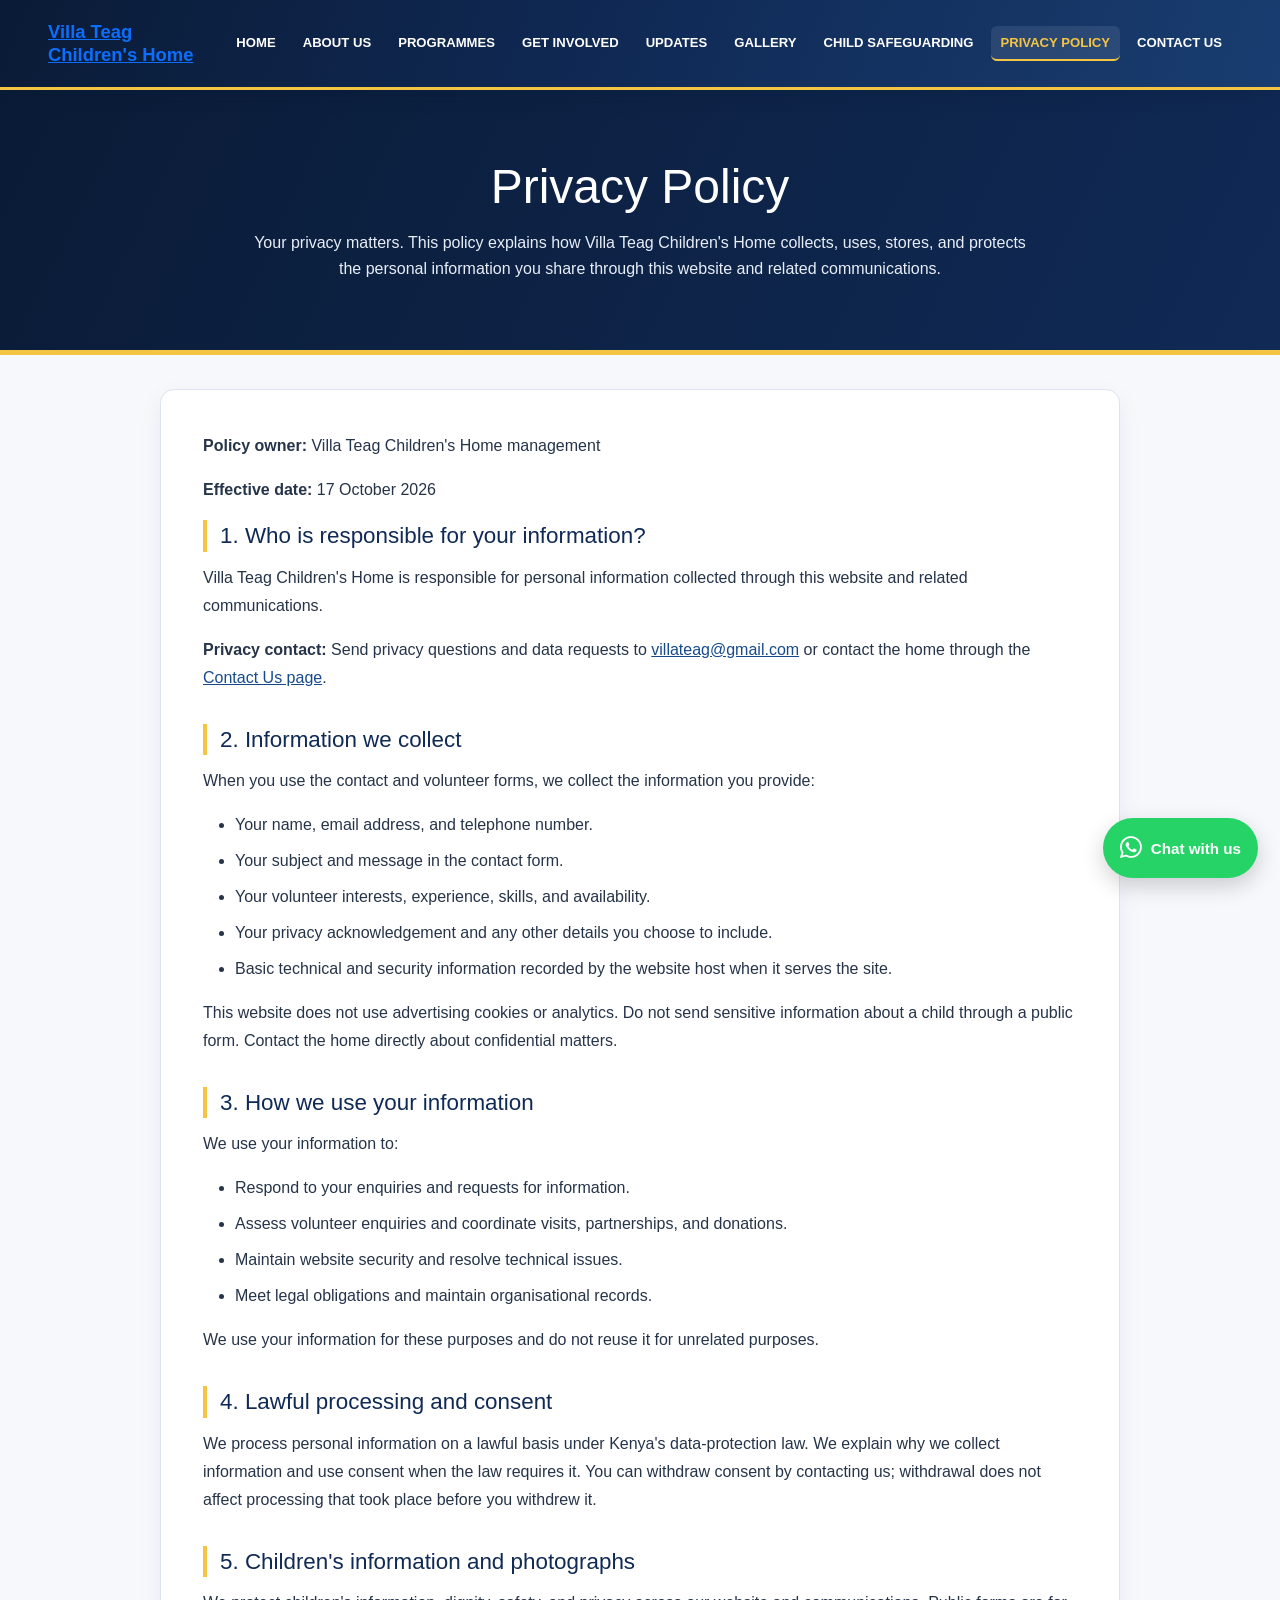
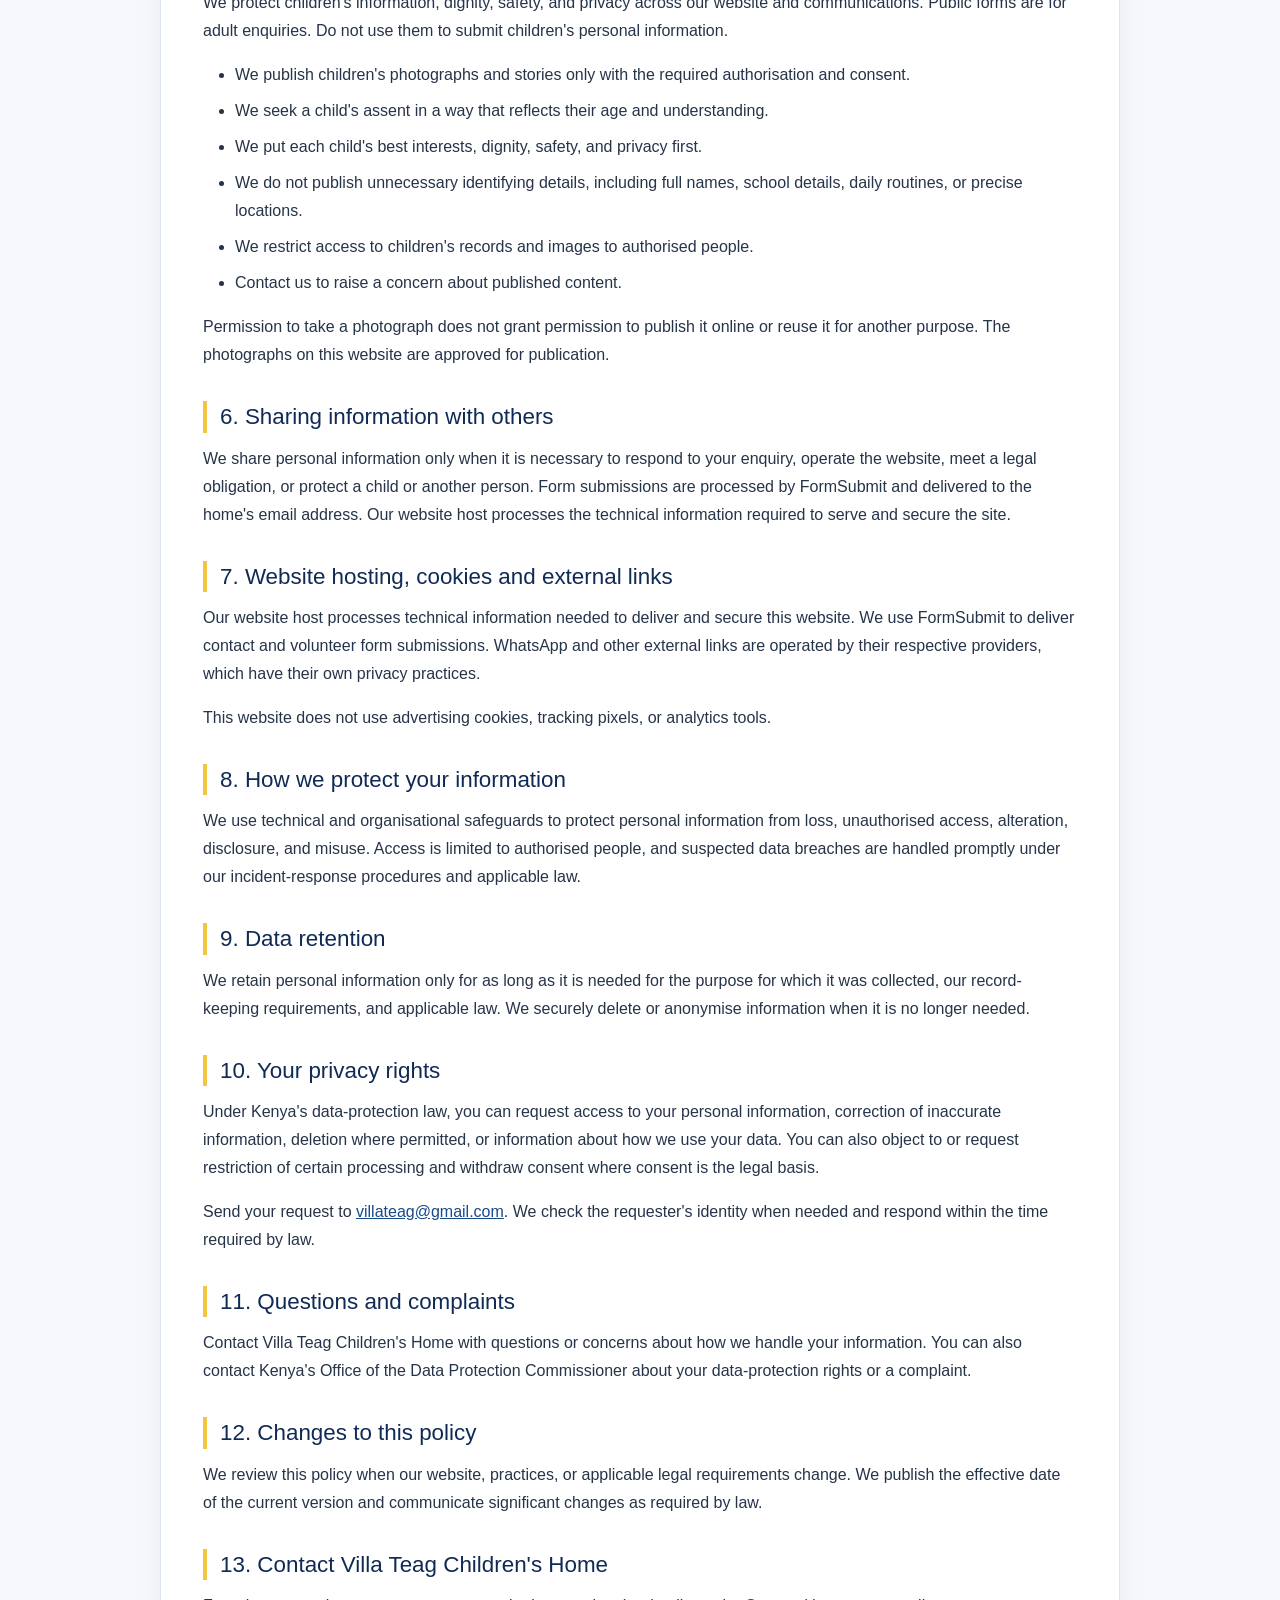
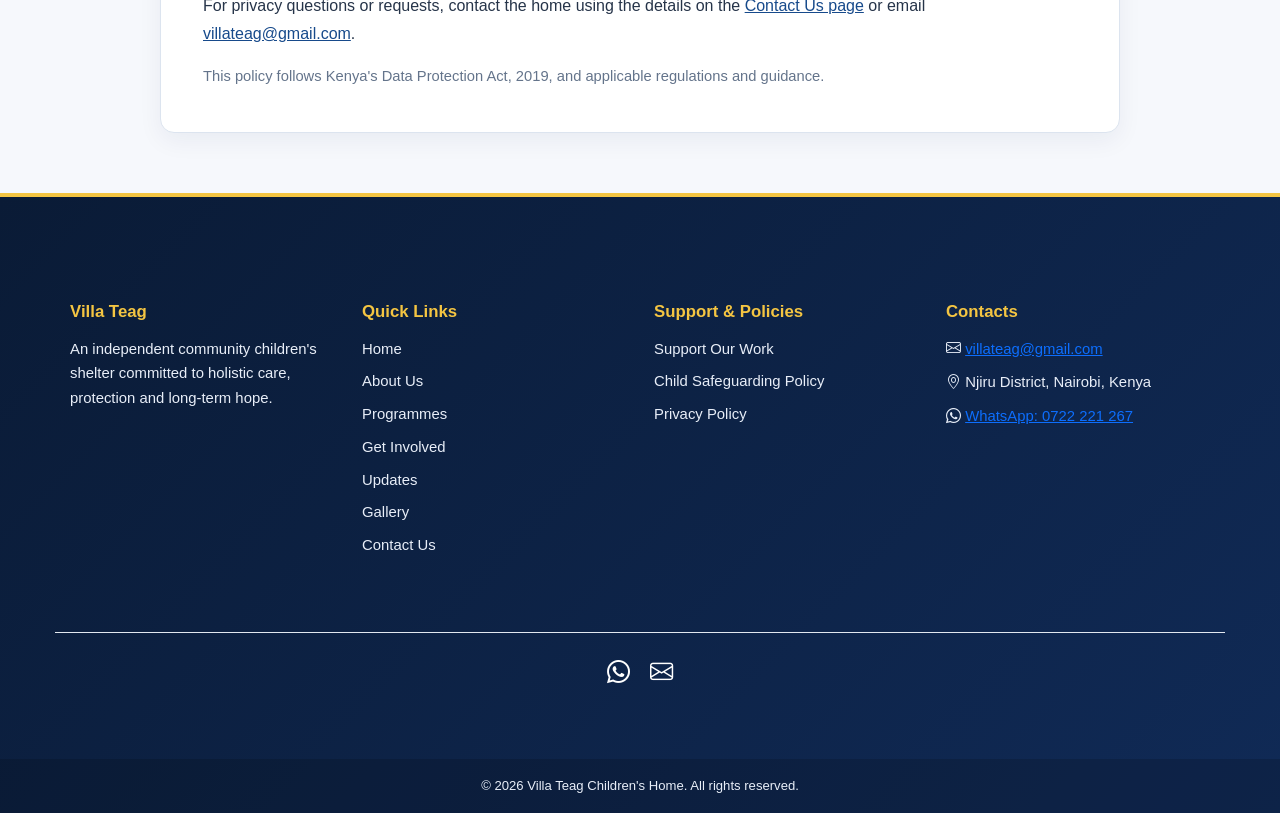
<file: privacy.html>
<!doctype html>
<html lang="en">
<head>
  <meta charset="UTF-8">
  <meta name="viewport" content="width=device-width, initial-scale=1.0">
  <meta name="description" content="Read Villa Teag Children's Home's privacy policy and learn how personal information is collected, used, stored and protected.">
  <link rel="canonical" href="https://villateagchildrenshome.org/privacy.html">
  <title>Privacy Policy | Villa Teag Children's Home</title>

  <link rel="stylesheet" href="css/bootstrap.min.css">
  <link rel="stylesheet" href="https://cdn.jsdelivr.net/npm/bootstrap-icons@1.10.0/font/bootstrap-icons.css">
  <link rel="stylesheet" href="css/mutuku.css">

  <style>
    :root {
      --vt-navy: #102A56;
      --vt-navy-dark: #0A1B36;
      --vt-yellow: #F4C542;
      --vt-policy-bg: #F6F8FC;
      --vt-policy-text: #263449;
    }

    .privacy-page {
      background: var(--vt-policy-bg);
      color: var(--vt-policy-text);
      padding: 34px 0 60px;
      line-height: 1.75;
    }

    .privacy-banner {
      background: linear-gradient(115deg, var(--vt-navy-dark), var(--vt-navy));
      color: #fff;
      text-align: center;
      padding: clamp(38px, 6vw, 68px) 18px;
      border-bottom: 5px solid var(--vt-yellow);
    }

    .privacy-banner h1 {
      color: #fff;
      font-size: clamp(2rem, 5vw, 3rem);
      line-height: 1.2;
      margin: 0 0 14px;
    }

    .privacy-banner p {
      color: #e8eef8;
      max-width: 780px;
      margin: 0 auto;
    }

    .privacy-content {
      max-width: 960px;
      margin: 0 auto;
      padding: clamp(22px, 4vw, 42px);
      background: #fff;
      border: 1px solid #dce4ef;
      border-radius: 14px;
      box-shadow: 0 8px 25px rgba(16, 42, 86, .06);
    }

    .privacy-content h2 {
      color: var(--vt-navy);
      font-size: clamp(1.15rem, 2.5vw, 1.4rem);
      line-height: 1.4;
      border-left: 4px solid var(--vt-yellow);
      padding-left: 13px;
      margin: 32px 0 12px;
    }

    .privacy-content h2:first-of-type { margin-top: 0; }
    .privacy-content li { margin-bottom: 8px; }
    .privacy-content a { color: #174A8B; overflow-wrap: anywhere; }

    .privacy-notice {
      margin: 22px 0;
      padding: 18px;
      background: #fff8df;
      border-left: 5px solid var(--vt-yellow);
      border-radius: 8px;
    }

    .privacy-meta {
      color: #64748b;
      font-size: .92rem;
    }

    .privacy-content :focus-visible,
    .privacy-banner :focus-visible {
      outline: 3px solid var(--vt-yellow);
      outline-offset: 3px;
    }

    @media (max-width: 700px) {
      .privacy-page { padding: 22px 0 40px; }
      .privacy-content { margin: 0 12px; padding: 22px 18px; }
    }
  </style>
</head>
<body>

  <!-- SITE HEADER / MAIN NAVIGATION -->
  <header class="site-header">
    <nav class="navbar-hub" aria-label="Main navigation">
      <div class="brand-logo">
        <a href="index.html" aria-label="Villa Teag Children's Home home">Villa Teag<br>Children's Home</a>
      </div>

      <input type="checkbox" id="menu-toggle" class="menu-checkbox" aria-label="Toggle navigation menu">
      <label for="menu-toggle" class="hamburger" aria-label="Open navigation menu">
        <span></span>
        <span></span>
        <span></span>
      </label>

      <ul class="horizontal-menu">
        <li><a href="index.html">Home</a></li>
        <li><a href="About.html">About Us</a></li>
        <li><a href="Programs and Services.html">Programmes</a></li>
        <li><a href="Get Involved.html">Get Involved</a></li>
        <li><a href="updates.html">Updates</a></li>
        <li><a href="gallery.html">Gallery</a></li>
        <li><a href="safeguarding.html">Child Safeguarding</a></li>
        <li><a href="privacy.html" class="active" aria-current="page">Privacy Policy</a></li>
        <li><a href="Contact.html">Contact Us</a></li>
      </ul>
    </nav>
  </header>

  <!-- FLOATING WHATSAPP CONTACT -->
  <a href="https://wa.me/254722221267"
     class="whatsapp-float"
     target="_blank"
     rel="noopener noreferrer"
     aria-label="Chat with Villa Teag Children's Home on WhatsApp">
    <i class="bi bi-whatsapp" aria-hidden="true"></i>
    <span>Chat with us</span>
  </a>

  <!-- PAGE BANNER -->
  <section class="privacy-banner">
    <h1>Privacy Policy</h1>
    <p>Your privacy matters. This policy explains how Villa Teag Children's Home collects, uses, stores, and protects the personal information you share through this website and related communications.</p>
  </section>

  <!-- POLICY CONTENT -->
  <main class="privacy-page">
    <article class="privacy-content">
      <p><strong>Policy owner:</strong> Villa Teag Children's Home management</p>
      <p><strong>Effective date:</strong> 17 October 2026</p>
      <h2>1. Who is responsible for your information?</h2>
      <p>Villa Teag Children's Home is responsible for personal information collected through this website and related communications.</p>
      <p><strong>Privacy contact:</strong> Send privacy questions and data requests to <a href="mailto:villateag@gmail.com">villateag@gmail.com</a> or contact the home through the <a href="Contact.html">Contact Us page</a>.</p>

      <h2>2. Information we collect</h2>
      <p>When you use the contact and volunteer forms, we collect the information you provide:</p>
      <ul>
        <li>Your name, email address, and telephone number.</li>
        <li>Your subject and message in the contact form.</li>
        <li>Your volunteer interests, experience, skills, and availability.</li>
        <li>Your privacy acknowledgement and any other details you choose to include.</li>
        <li>Basic technical and security information recorded by the website host when it serves the site.</li>
      </ul>
      <p>This website does not use advertising cookies or analytics. Do not send sensitive information about a child through a public form. Contact the home directly about confidential matters.</p>

      <h2>3. How we use your information</h2>
      <p>We use your information to:</p>
      <ul>
        <li>Respond to your enquiries and requests for information.</li>
        <li>Assess volunteer enquiries and coordinate visits, partnerships, and donations.</li>
        <li>Maintain website security and resolve technical issues.</li>
        <li>Meet legal obligations and maintain organisational records.</li>
      </ul>
      <p>We use your information for these purposes and do not reuse it for unrelated purposes.</p>

      <h2>4. Lawful processing and consent</h2>
      <p>We process personal information on a lawful basis under Kenya's data-protection law. We explain why we collect information and use consent when the law requires it. You can withdraw consent by contacting us; withdrawal does not affect processing that took place before you withdrew it.</p>

      <h2>5. Children's information and photographs</h2>
      <p>We protect children's information, dignity, safety, and privacy across our website and communications. Public forms are for adult enquiries. Do not use them to submit children's personal information.</p>
      <ul>
        <li>We publish children's photographs and stories only with the required authorisation and consent.</li>
        <li>We seek a child's assent in a way that reflects their age and understanding.</li>
        <li>We put each child's best interests, dignity, safety, and privacy first.</li>
        <li>We do not publish unnecessary identifying details, including full names, school details, daily routines, or precise locations.</li>
        <li>We restrict access to children's records and images to authorised people.</li>
        <li>Contact us to raise a concern about published content.</li>
      </ul>
      <p>Permission to take a photograph does not grant permission to publish it online or reuse it for another purpose. The photographs on this website are approved for publication.</p>

      <h2>6. Sharing information with others</h2>
      <p>We share personal information only when it is necessary to respond to your enquiry, operate the website, meet a legal obligation, or protect a child or another person. Form submissions are processed by FormSubmit and delivered to the home's email address. Our website host processes the technical information required to serve and secure the site.</p>

      <h2>7. Website hosting, cookies and external links</h2>
      <p>Our website host processes technical information needed to deliver and secure this website. We use FormSubmit to deliver contact and volunteer form submissions. WhatsApp and other external links are operated by their respective providers, which have their own privacy practices.</p>
      <p>This website does not use advertising cookies, tracking pixels, or analytics tools.</p>

      <h2>8. How we protect your information</h2>
      <p>We use technical and organisational safeguards to protect personal information from loss, unauthorised access, alteration, disclosure, and misuse. Access is limited to authorised people, and suspected data breaches are handled promptly under our incident-response procedures and applicable law.</p>

      <h2>9. Data retention</h2>
      <p>We retain personal information only for as long as it is needed for the purpose for which it was collected, our record-keeping requirements, and applicable law. We securely delete or anonymise information when it is no longer needed.</p>

      <h2>10. Your privacy rights</h2>
      <p>Under Kenya's data-protection law, you can request access to your personal information, correction of inaccurate information, deletion where permitted, or information about how we use your data. You can also object to or request restriction of certain processing and withdraw consent where consent is the legal basis.</p>
      <p>Send your request to <a href="mailto:villateag@gmail.com">villateag@gmail.com</a>. We check the requester's identity when needed and respond within the time required by law.</p>

      <h2>11. Questions and complaints</h2>
      <p>Contact Villa Teag Children's Home with questions or concerns about how we handle your information. You can also contact Kenya's Office of the Data Protection Commissioner about your data-protection rights or a complaint.</p>
      <h2>12. Changes to this policy</h2>
      <p>We review this policy when our website, practices, or applicable legal requirements change. We publish the effective date of the current version and communicate significant changes as required by law.</p>

      <h2>13. Contact Villa Teag Children's Home</h2>
      <p>For privacy questions or requests, contact the home using the details on the <a href="Contact.html">Contact Us page</a> or email <a href="mailto:villateag@gmail.com">villateag@gmail.com</a>.</p>

      <p class="privacy-meta">This policy follows Kenya's Data Protection Act, 2019, and applicable regulations and guidance.</p>
    </article>
  </main>

  <!-- SITE FOOTER - MATCHES THE REST OF THE WEBSITE -->
  <footer class="site-footer mt-auto">
    <div class="container py-5">
      <div class="footer-grid">
        <div class="footer-section">
          <h5 class="footer-title">Villa Teag</h5>
          <p class="footer-text">An independent community children's shelter committed to holistic care, protection and long-term hope.</p>
        </div>

        <div class="footer-section">
          <h5 class="footer-title">Quick Links</h5>
          <ul class="footer-links">
            <li><a href="index.html">Home</a></li>
            <li><a href="About.html">About Us</a></li>
            <li><a href="Programs and Services.html">Programmes</a></li>
            <li><a href="Get Involved.html">Get Involved</a></li>
            <li><a href="updates.html">Updates</a></li>
            <li><a href="gallery.html">Gallery</a></li>
            <li><a href="Contact.html">Contact Us</a></li>
          </ul>
        </div>

        <div class="footer-section">
          <h5 class="footer-title">Support &amp; Policies</h5>
          <ul class="footer-links">
            <li><a href="Get Involved.html#donate">Support Our Work</a></li>
            <li><a href="safeguarding.html">Child Safeguarding Policy</a></li>
            <li><a href="privacy.html" aria-current="page">Privacy Policy</a></li>
          </ul>
        </div>

        <div class="footer-section last-section">
          <h5 class="footer-title">Contacts</h5>
          <p class="footer-text"><i class="bi bi-envelope" aria-hidden="true"></i> <a href="mailto:villateag@gmail.com">villateag@gmail.com</a></p>
          <p class="footer-text"><i class="bi bi-geo-alt" aria-hidden="true"></i> Njiru District, Nairobi, Kenya</p>
          <p class="footer-text"><i class="bi bi-whatsapp" aria-hidden="true"></i> <a href="https://wa.me/254722221267" target="_blank" rel="noopener noreferrer">WhatsApp: 0722 221 267</a></p>
        </div>
      </div>

      <div class="footer-social-wrapper" style="text-align:center; margin-top:30px; padding-top:20px; border-top:1px solid #e2e8f0;">
        <div class="footer-social" style="display:flex; justify-content:center; gap:20px; font-size:1.5rem;">
          <a href="https://wa.me/254722221267" target="_blank" rel="noopener noreferrer" aria-label="WhatsApp"><i class="bi bi-whatsapp"></i></a>
          <a href="mailto:villateag@gmail.com" aria-label="Email"><i class="bi bi-envelope"></i></a>
        </div>
      </div>
    </div>

    <div class="footer-bottom text-center py-3">&copy; <span id="year"></span> Villa Teag Children's Home. All rights reserved.</div>
  </footer>

  <script src="js/bootstrap.bundle.min.js"></script>
  <script src="js/mutuku.js"></script>
  <script>
    const yearElement = document.getElementById('year');
    if (yearElement) yearElement.textContent = new Date().getFullYear();
  </script>
</body>
</html>
</file>
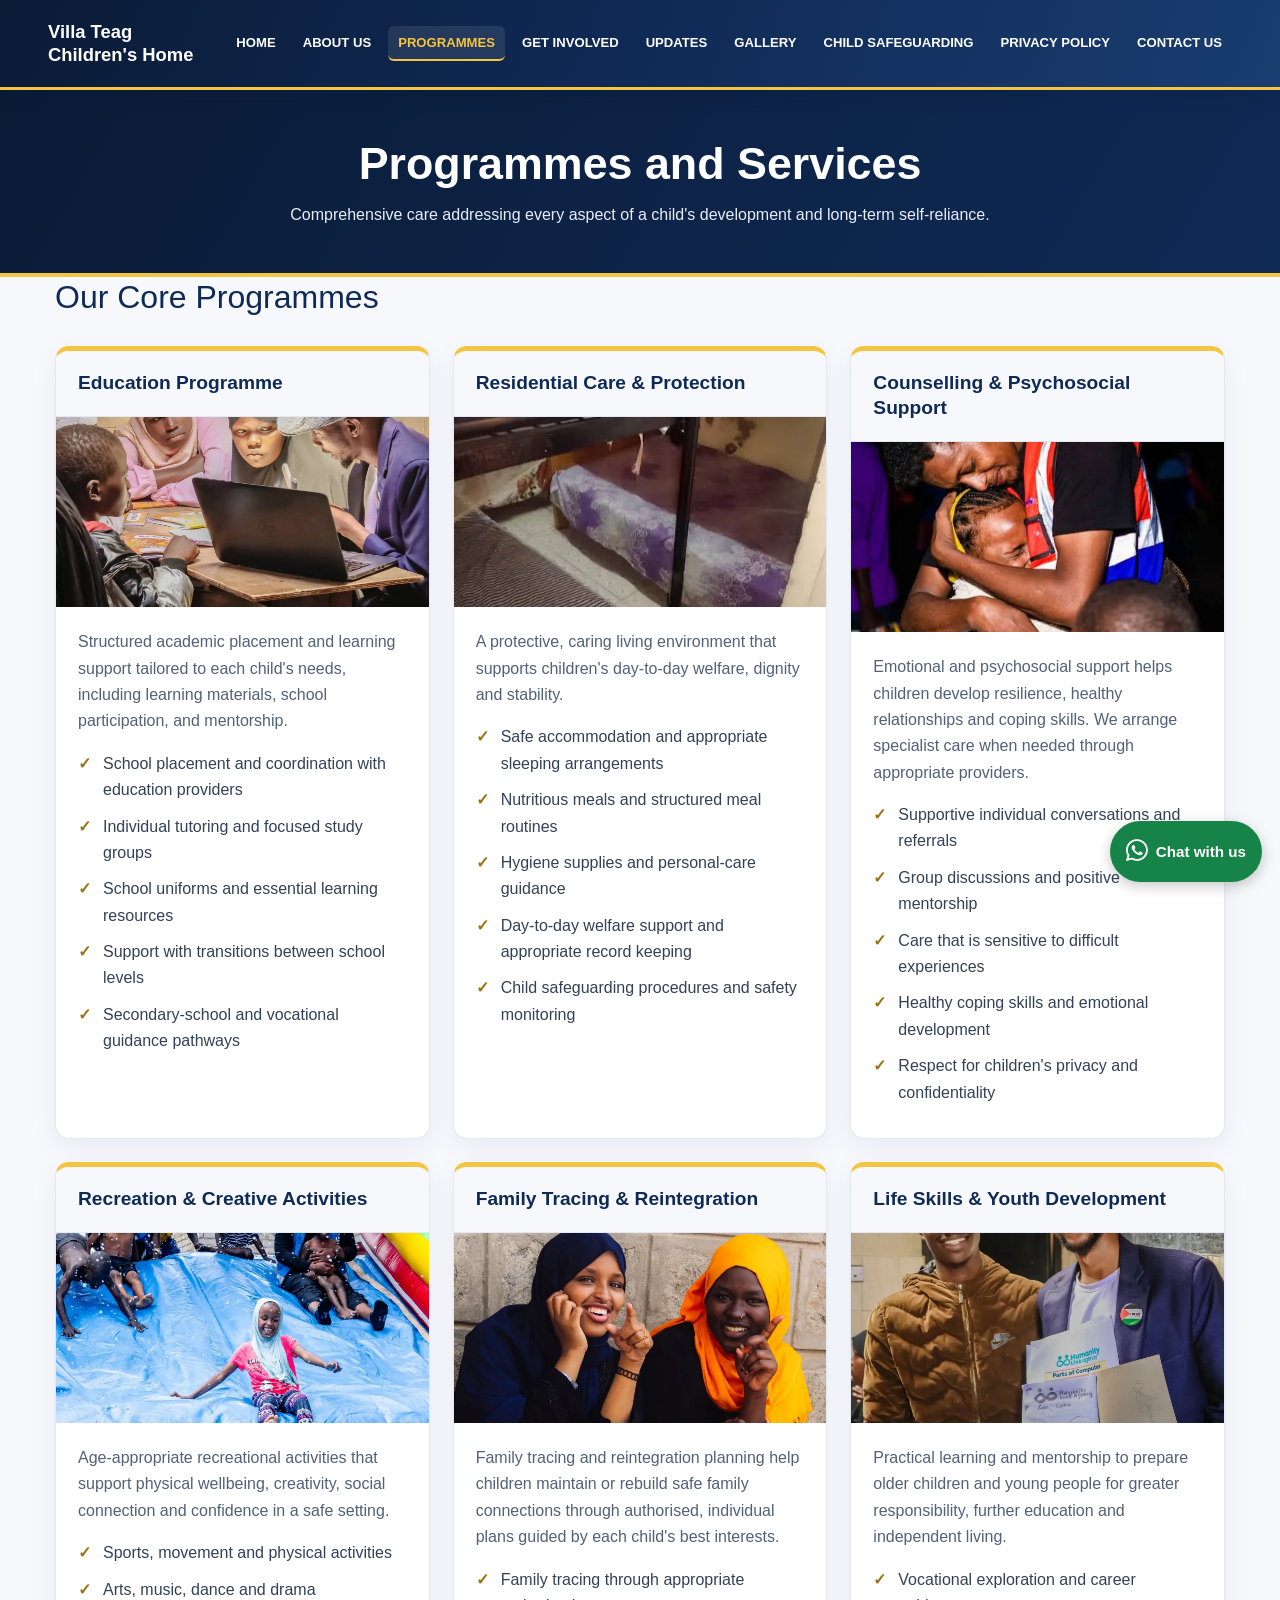
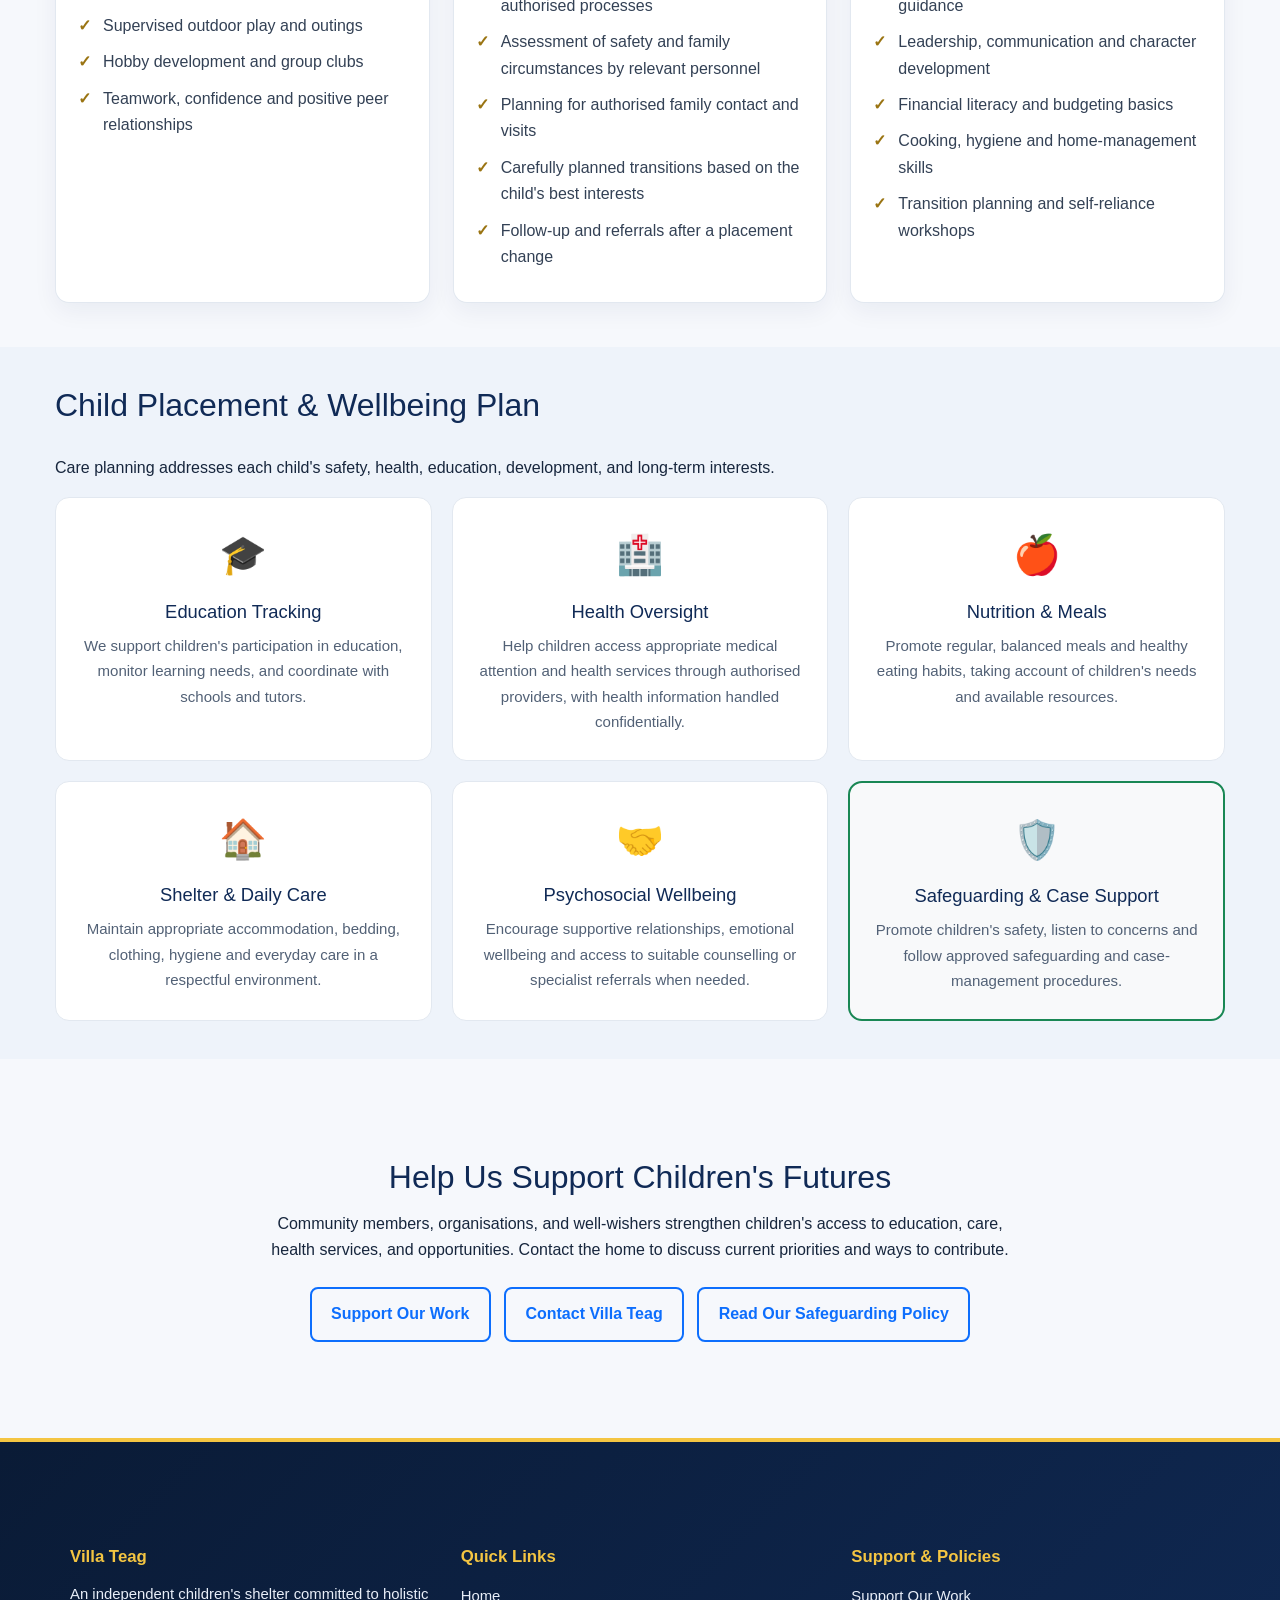
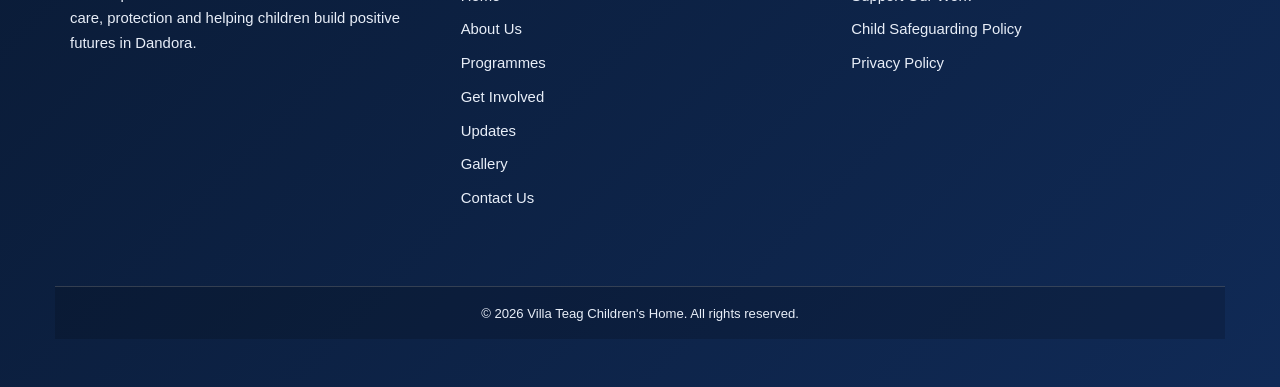
<file: Programs and Services.html>
<!DOCTYPE html>
<html lang="en">
<head>
    <meta charset="UTF-8">
    <meta name="viewport" content="width=device-width, initial-scale=1.0">
    <meta name="description" content="Explore Villa Teag Children's Home's programmes in education, residential care, psychosocial support, recreation, family reintegration and youth development.">
    <link rel="canonical" href="https://villateagchildrenshome.org/Programs%20and%20Services.html">
    <title>Programmes and Services | Villa Teag Children's Home</title>

    <link rel="stylesheet" href="css/bootstrap.min.css">
    <link rel="stylesheet" href="css/mutuku.css">
    <link rel="stylesheet" href="css/programs%26services.css">
    <link rel="stylesheet" href="https://cdn.jsdelivr.net/npm/bootstrap-icons@1.11.3/font/bootstrap-icons.min.css">

    <style>
        /* Page-specific additions; the main design remains in your CSS files. */
        .placement-card.highlight-card {
            border: 2px solid #198754;
            background-color: #f8f9fa;
        }

        .programmes-cta {
            margin: 3rem auto;
            padding: clamp(1.5rem, 4vw, 3rem);
            border-radius: 1rem;
            text-align: center;
        }

        .programmes-cta p {
            max-width: 760px;
            margin: 0.75rem auto 1.5rem;
        }

        .programmes-cta .cta-actions {
            display: flex;
            justify-content: center;
            flex-wrap: wrap;
            gap: 0.85rem;
        }

        .programmes-cta .cta-link {
            display: inline-block;
            padding: 0.75rem 1.2rem;
            border-radius: 0.5rem;
            text-decoration: none;
            font-weight: 700;
            border: 2px solid currentColor;
        }

        .programmes-cta .cta-link:focus-visible,
        .horizontal-menu a:focus-visible,
        .site-footer a:focus-visible {
            outline: 3px solid #f4c542;
            outline-offset: 3px;
        }

        .programmes-note {
            max-width: 960px;
            margin: 1rem auto 2rem;
            padding: 1rem 1.25rem;
            border-left: 4px solid #f4c542;
            background: #fff8df;
            border-radius: 0.4rem;
        }

        .footer-grid {
            display: grid;
            grid-template-columns: repeat(auto-fit, minmax(210px, 1fr));
            gap: 2rem;
        }

        .footer-links li { margin-bottom: 0.25rem; }

        .whatsapp-float {
            position: fixed;
            right: 18px;
            bottom: 18px;
            z-index: 1000;
            display: inline-flex;
            align-items: center;
            gap: 0.5rem;
            padding: 0.8rem 1rem;
            border-radius: 999px;
            background: #168348;
            color: #fff;
            text-decoration: none;
            box-shadow: 0 4px 14px rgba(0, 0, 0, 0.22);
        }

        .whatsapp-float:hover { color: #fff; filter: brightness(0.94); }

        @media (max-width: 600px) {
            .whatsapp-float { right: 12px; bottom: 12px; padding: 0.7rem 0.9rem; }
        }
    </style>
</head>
<body>
    <!-- SITE HEADER -->
    <header class="site-header">
        <nav class="navbar-hub" aria-label="Main navigation">
            <a class="brand-logo" href="index.html" style="text-decoration: none; color: inherit;">
                Villa Teag <br> Children's Home
            </a>

            <input type="checkbox" id="menu-toggle" class="menu-checkbox" aria-label="Toggle navigation menu">
            <label for="menu-toggle" class="hamburger" aria-hidden="true">
                <span></span>
                <span></span>
                <span></span>
            </label>

            <ul class="horizontal-menu">
                <li><a href="index.html">Home</a></li>
                <li><a href="About.html">About Us</a></li>
                <li><a href="Programs and Services.html" class="active" aria-current="page">Programmes</a></li>
                <li><a href="Get Involved.html">Get Involved</a></li>
                <li><a href="updates.html">Updates</a></li>
                <li><a href="gallery.html">Gallery</a></li>
                <li><a href="safeguarding.html">Child Safeguarding</a></li>
                <li><a href="privacy.html">Privacy Policy</a></li>
                <li><a href="Contact.html">Contact Us</a></li>
            </ul>
        </nav>
    </header>

    <!-- WHATSAPP FLOAT -->
    <a href="https://wa.me/254722221267"
       class="whatsapp-float"
       target="_blank"
       rel="noopener noreferrer"
       aria-label="Chat with Villa Teag Children's Home on WhatsApp">
        <i class="bi bi-whatsapp" aria-hidden="true"></i>
        <span>Chat with us</span>
    </a>

    <main>
        <!-- PAGE HEADER -->
        <section class="page-header">
            <h1>Programmes and Services</h1>
            <p>Comprehensive care addressing every aspect of a child's development and long-term self-reliance.</p>
        </section>

        <!-- MAIN PROGRAMMES LAYOUT -->
        <section class="container programmes-section" aria-labelledby="core-programmes-title">
            <h2 id="core-programmes-title">Our Core Programmes</h2>

            <div class="program-grid">
                <article class="program-card">
                    <div class="program-header">
                        <h3>Education Programme</h3>
                    </div>
                    <img class="program-photo" src="images/FB_IMG_1792008028516.webp" alt="Three adults sitting around a laptop" loading="lazy">
                    <div class="program-content">
                        <p>Structured academic placement and learning support tailored to each child's needs, including learning materials, school participation, and mentorship.</p>
                        <ul class="program-features">
                            <li>School placement and coordination with education providers</li>
                            <li>Individual tutoring and focused study groups</li>
                            <li>School uniforms and essential learning resources</li>
                            <li>Support with transitions between school levels</li>
                            <li>Secondary-school and vocational guidance pathways</li>
                        </ul>
                    </div>
                </article>

                <article class="program-card">
                    <div class="program-header">
                        <h3>Residential Care &amp; Protection</h3>
                    </div>
                    <img class="program-photo" src="images/images%20(8).webp" alt="A bed in an indoor bedroom" loading="lazy">
                    <div class="program-content">
                        <p>A protective, caring living environment that supports children's day-to-day welfare, dignity and stability.</p>
                        <ul class="program-features">
                            <li>Safe accommodation and appropriate sleeping arrangements</li>
                            <li>Nutritious meals and structured meal routines</li>
                            <li>Hygiene supplies and personal-care guidance</li>
                            <li>Day-to-day welfare support and appropriate record keeping</li>
                            <li>Child safeguarding procedures and safety monitoring</li>
                        </ul>
                    </div>
                </article>

                <article class="program-card">
                    <div class="program-header">
                        <h3>Counselling &amp; Psychosocial Support</h3>
                    </div>
                    <img class="program-photo" src="images/FB_IMG_1792007832356.webp" alt="A man holding a young child indoors" loading="lazy">
                    <div class="program-content">
                        <p>Emotional and psychosocial support helps children develop resilience, healthy relationships and coping skills. We arrange specialist care when needed through appropriate providers.</p>
                        <ul class="program-features">
                            <li>Supportive individual conversations and referrals</li>
                            <li>Group discussions and positive mentorship</li>
                            <li>Care that is sensitive to difficult experiences</li>
                            <li>Healthy coping skills and emotional development</li>
                            <li>Respect for children's privacy and confidentiality</li>
                        </ul>
                    </div>
                </article>

                <article class="program-card">
                    <div class="program-header">
                        <h3>Recreation &amp; Creative Activities</h3>
                    </div>
                    <img class="program-photo" src="images/FB_IMG_1792008354069.webp" alt="Children playing together in an outdoor pool" loading="lazy">
                    <div class="program-content">
                        <p>Age-appropriate recreational activities that support physical wellbeing, creativity, social connection and confidence in a safe setting.</p>
                        <ul class="program-features">
                            <li>Sports, movement and physical activities</li>
                            <li>Arts, music, dance and drama</li>
                            <li>Supervised outdoor play and outings</li>
                            <li>Hobby development and group clubs</li>
                            <li>Teamwork, confidence and positive peer relationships</li>
                        </ul>
                    </div>
                </article>

                <article class="program-card">
                    <div class="program-header">
                        <h3>Family Tracing &amp; Reintegration</h3>
                    </div>
                    <img class="program-photo" src="images/FB_IMG_1792008373657.webp" alt="Two women smiling together at an indoor gathering" loading="lazy">
                    <div class="program-content">
                        <p>Family tracing and reintegration planning help children maintain or rebuild safe family connections through authorised, individual plans guided by each child's best interests.</p>
                        <ul class="program-features">
                            <li>Family tracing through appropriate authorised processes</li>
                            <li>Assessment of safety and family circumstances by relevant personnel</li>
                            <li>Planning for authorised family contact and visits</li>
                            <li>Carefully planned transitions based on the child's best interests</li>
                            <li>Follow-up and referrals after a placement change</li>
                        </ul>
                    </div>
                </article>

                <article class="program-card">
                    <div class="program-header">
                        <h3>Life Skills &amp; Youth Development</h3>
                    </div>
                    <img class="program-photo" src="images/FB_IMG_1792008015072.webp" alt="Two adults holding a certificate at an event" loading="lazy">
                    <div class="program-content">
                        <p>Practical learning and mentorship to prepare older children and young people for greater responsibility, further education and independent living.</p>
                        <ul class="program-features">
                            <li>Vocational exploration and career guidance</li>
                            <li>Leadership, communication and character development</li>
                            <li>Financial literacy and budgeting basics</li>
                            <li>Cooking, hygiene and home-management skills</li>
                            <li>Transition planning and self-reliance workshops</li>
                        </ul>
                    </div>
                </article>
            </div>
        </section>

        <!-- CHILD PLACEMENT AND WELLBEING PLAN -->
        <section class="placement-section" aria-labelledby="placement-title">
            <div class="container">
                <h2 class="section-title" id="placement-title">Child Placement &amp; Wellbeing Plan</h2>
                <p class="section-intro">Care planning addresses each child's safety, health, education, development, and long-term interests.</p>

                <div class="placement-grid">
                    <article class="placement-card">
                        <div class="card-icon" aria-hidden="true">🎓</div>
                        <h3>Education Tracking</h3>
                        <p>We support children's participation in education, monitor learning needs, and coordinate with schools and tutors.</p>
                    </article>

                    <article class="placement-card">
                        <div class="card-icon" aria-hidden="true">🏥</div>
                        <h3>Health Oversight</h3>
                        <p>Help children access appropriate medical attention and health services through authorised providers, with health information handled confidentially.</p>
                    </article>

                    <article class="placement-card">
                        <div class="card-icon" aria-hidden="true">🍎</div>
                        <h3>Nutrition &amp; Meals</h3>
                        <p>Promote regular, balanced meals and healthy eating habits, taking account of children's needs and available resources.</p>
                    </article>

                    <article class="placement-card">
                        <div class="card-icon" aria-hidden="true">🏠</div>
                        <h3>Shelter &amp; Daily Care</h3>
                        <p>Maintain appropriate accommodation, bedding, clothing, hygiene and everyday care in a respectful environment.</p>
                    </article>

                    <article class="placement-card">
                        <div class="card-icon" aria-hidden="true">🤝</div>
                        <h3>Psychosocial Wellbeing</h3>
                        <p>Encourage supportive relationships, emotional wellbeing and access to suitable counselling or specialist referrals when needed.</p>
                    </article>

                    <article class="placement-card highlight-card">
                        <div class="card-icon" aria-hidden="true">🛡️</div>
                        <h3>Safeguarding &amp; Case Support</h3>
                        <p>Promote children's safety, listen to concerns and follow approved safeguarding and case-management procedures.</p>
                    </article>
                </div>
            </div>
        </section>

        <!-- WORKING WITH FAMILIES AND SUPPORTERS -->
        <section class="container programmes-cta">
            <h2 class="section-title">Help Us Support Children's Futures</h2>
            <p>Community members, organisations, and well-wishers strengthen children's access to education, care, health services, and opportunities. Contact the home to discuss current priorities and ways to contribute.</p>
            <div class="cta-actions">
                <a class="cta-link" href="Get Involved.html">Support Our Work</a>
                <a class="cta-link" href="Contact.html">Contact Villa Teag</a>
                <a class="cta-link" href="safeguarding.html">Read Our Safeguarding Policy</a>
            </div>
        </section>
    </main>

    <!-- SITE FOOTER -->
    <footer class="site-footer mt-auto">
        <div class="container py-5">
            <div class="footer-grid">
                <div class="footer-section">
                    <h2 class="footer-title">Villa Teag</h2>
                    <p class="footer-text">An independent children's shelter committed to holistic care, protection and helping children build positive futures in Dandora.</p>
                </div>

                <div class="footer-section">
                    <h2 class="footer-title">Quick Links</h2>
                    <ul class="footer-links" style="list-style: none; padding-left: 0; line-height: 2; font-size: 0.9rem;">
                        <li><a href="index.html">Home</a></li>
                        <li><a href="About.html">About Us</a></li>
                        <li><a href="Programs and Services.html" aria-current="page">Programmes</a></li>
                        <li><a href="Get Involved.html">Get Involved</a></li>
                        <li><a href="updates.html">Updates</a></li>
                        <li><a href="gallery.html">Gallery</a></li>
                        <li><a href="Contact.html">Contact Us</a></li>
                    </ul>
                </div>

                <div class="footer-section">
                    <h2 class="footer-title">Support &amp; Policies</h2>
                    <ul class="footer-links" style="list-style: none; padding-left: 0; line-height: 2; font-size: 0.9rem;">
                        <li><a href="Get Involved.html#donate">Support Our Work</a></li>
                        <li><a href="safeguarding.html">Child Safeguarding Policy</a></li>
                        <li><a href="privacy.html">Privacy Policy</a></li>
                    </ul>
                </div>
            </div>

            <div class="footer-bottom" style="margin-top: 2rem; padding-top: 1rem; border-top: 1px solid rgba(128,128,128,0.35);">
                <p>&copy; <span id="year"></span> Villa Teag Children's Home. All rights reserved.</p>
            </div>
        </div>
    </footer>

    <script>
        // Update the copyright year automatically.
        document.getElementById('year').textContent = new Date().getFullYear();

        // Ensure the mobile menu closes after a visitor selects a page.
        document.querySelectorAll('.horizontal-menu a').forEach(function (link) {
            link.addEventListener('click', function () {
                var toggle = document.getElementById('menu-toggle');
                if (toggle) toggle.checked = false;
            });
        });
    </script>
</body>
</html>
</file>
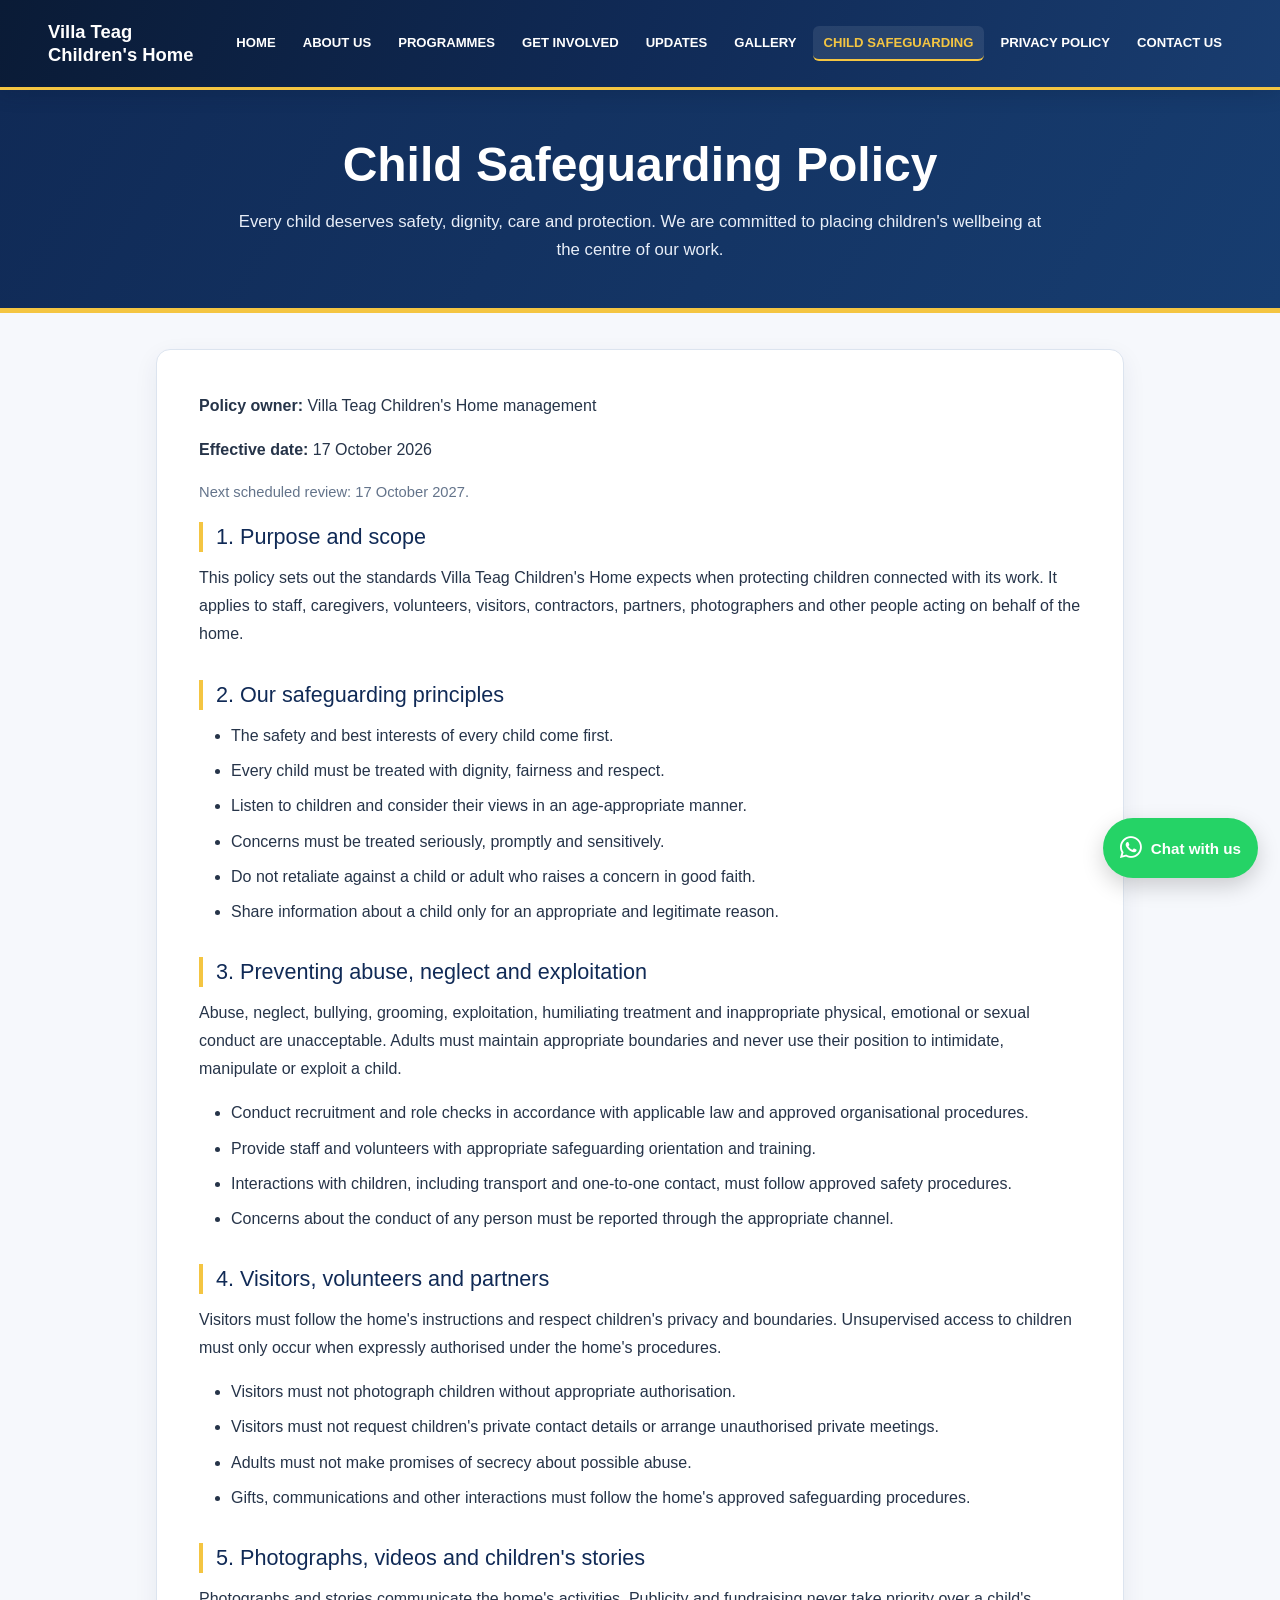
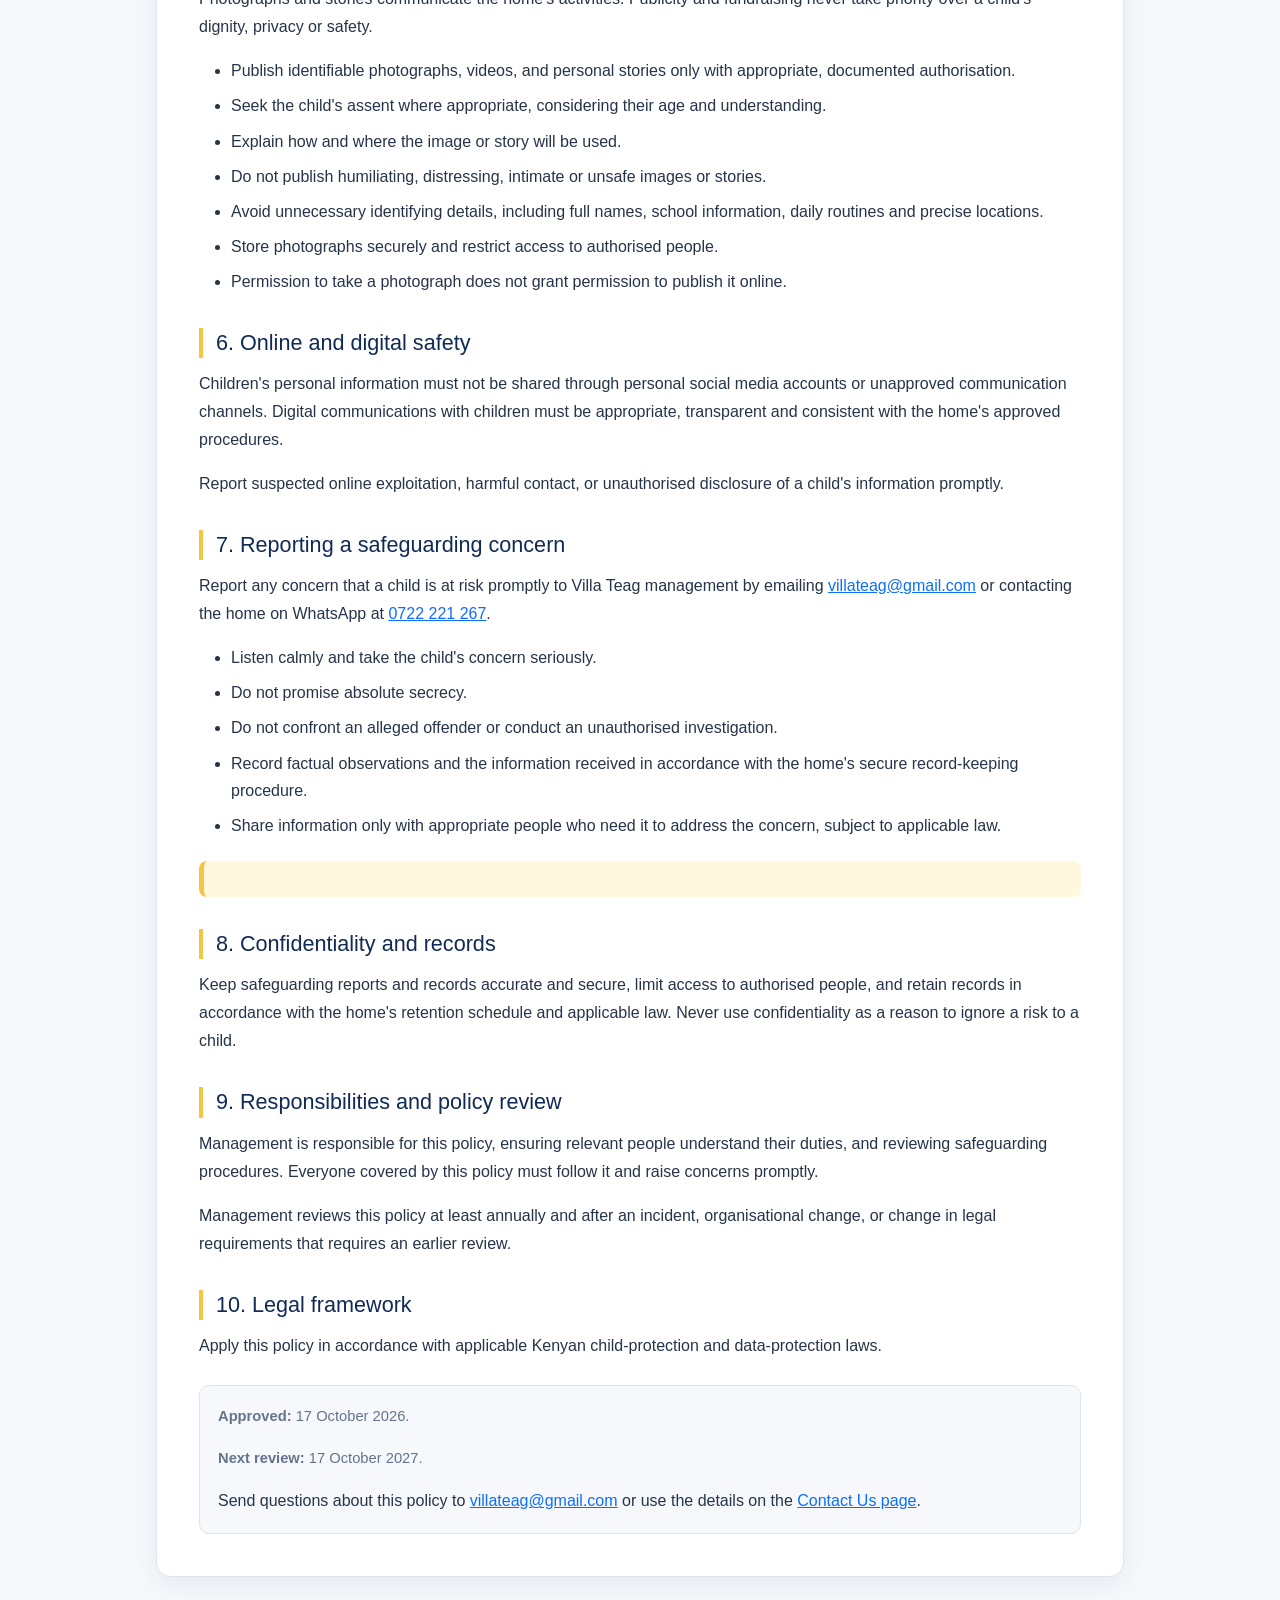
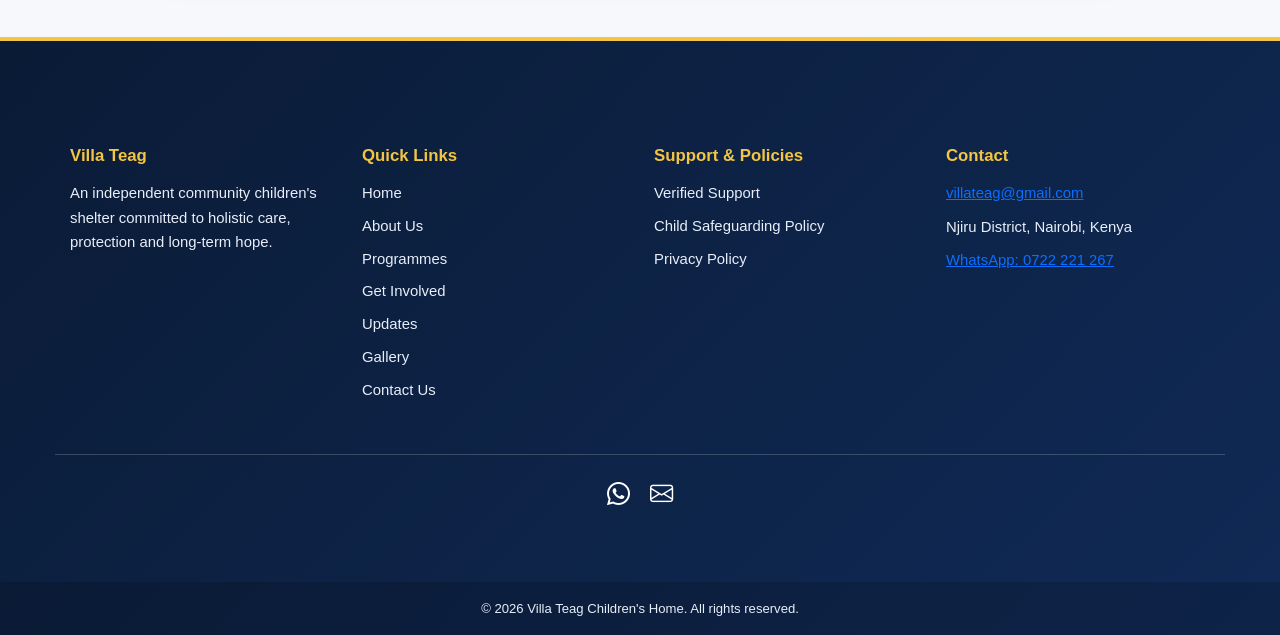
<file: safeguarding.html>
<!doctype html>
<html lang="en">
<head>
  <meta charset="UTF-8">
  <meta name="viewport" content="width=device-width, initial-scale=1.0">
  <title>Child Safeguarding Policy | Villa Teag Children's Home</title>
  <meta name="description" content="Villa Teag Children's Home's commitment to child safeguarding, protection, dignity and wellbeing.">
  <link rel="canonical" href="https://villateagchildrenshome.org/safeguarding.html">

  <link rel="stylesheet" href="css/bootstrap.min.css">
  <link rel="stylesheet" href="css/mutuku.css">
  <link rel="stylesheet" href="https://cdn.jsdelivr.net/npm/bootstrap-icons@1.10.0/font/bootstrap-icons.css">

  <style>
    /* Page-specific styles; the shared site header, navigation and footer
       continue to use the same classes as the other Villa Teag pages. */
    :root {
      --policy-navy: #102a56;
      --policy-yellow: #f4c542;
      --policy-paper: #f6f8fc;
      --policy-ink: #263449;
    }

    body { color: var(--policy-ink); }

    .policy-intro-band {
      background: linear-gradient(120deg, #102a56, #173d70);
      border-bottom: 5px solid var(--policy-yellow);
      color: #fff;
      padding: 44px 20px;
      text-align: center;
    }

    .policy-intro-band h1 {
      color: #fff;
      font-size: clamp(2rem, 5vw, 3rem);
      font-weight: 800;
      margin: 0 0 12px;
    }

    .policy-intro-band p {
      color: #e8eef8;
      max-width: 820px;
      margin: 0 auto;
      font-size: 1.05rem;
    }

    .policy-page {
      max-width: 1000px;
      margin: 36px auto 60px;
      padding: 0 16px;
    }

    .policy-document {
      background: #fff;
      padding: clamp(22px, 4vw, 42px);
      border: 1px solid #dce4ef;
      border-radius: 14px;
      box-shadow: 0 8px 25px rgba(16, 42, 86, .07);
    }

    .policy-document h2 {
      color: var(--policy-navy);
      font-size: 1.35rem;
      line-height: 1.4;
      margin: 32px 0 12px;
      padding-left: 13px;
      border-left: 4px solid var(--policy-yellow);
    }

    .policy-document h2:first-of-type { margin-top: 0; }
    .policy-document p { line-height: 1.75; }
    .policy-document li { line-height: 1.7; margin-bottom: 8px; }
    .policy-document a { overflow-wrap: anywhere; }

    .policy-notice {
      background: #fff8df;
      border-left: 5px solid var(--policy-yellow);
      border-radius: 8px;
      padding: 18px 20px;
      margin: 22px 0;
    }

    .policy-meta {
      color: #64748b;
      font-size: .92rem;
    }

    .policy-endnote {
      background: var(--policy-paper);
      border: 1px solid #dce4ef;
      border-radius: 10px;
      padding: 18px;
      margin-top: 25px;
    }

    .policy-document a:focus-visible,
    .policy-page a:focus-visible {
      outline: 3px solid var(--policy-yellow);
      outline-offset: 3px;
    }

    @media (max-width: 650px) {
      .policy-intro-band { padding: 36px 18px; }
      .policy-document { padding: 22px 18px; }
      .policy-document h2 { font-size: 1.2rem; }
    }
  </style>
</head>

<body>
  <!-- Shared Villa Teag site header -->
  <header class="site-header">
    <nav class="navbar-hub">
      <div class="brand-logo">
        Villa Teag <br> Children's Home
      </div>

      <input type="checkbox" id="menu-toggle" class="menu-checkbox" aria-label="Toggle navigation menu">
      <label for="menu-toggle" class="hamburger" aria-label="Toggle navigation menu">
        <span></span>
        <span></span>
        <span></span>
      </label>

      <ul class="horizontal-menu">
        <li><a href="index.html">Home</a></li>
        <li><a href="About.html">About Us</a></li>
        <li><a href="Programs and Services.html">Programmes</a></li>
        <li><a href="Get Involved.html">Get Involved</a></li>
        <li><a href="updates.html">Updates</a></li>
        <li><a href="gallery.html">Gallery</a></li>
        <li><a href="safeguarding.html" class="active" aria-current="page">Child Safeguarding</a></li>
        <li><a href="privacy.html">Privacy Policy</a></li>
        <li><a href="Contact.html">Contact Us</a></li>
      </ul>
    </nav>
  </header>

  <!-- Floating WhatsApp contact -->
  <a href="https://wa.me/254722221267" class="whatsapp-float" target="_blank" rel="noopener noreferrer" aria-label="Chat with Villa Teag on WhatsApp">
    <i class="bi bi-whatsapp" aria-hidden="true"></i>
    <span>Chat with us</span>
  </a>

  <!-- Page title -->
  <section class="policy-intro-band">
    <h1>Child Safeguarding Policy</h1>
    <p>Every child deserves safety, dignity, care and protection. We are committed to placing children's wellbeing at the centre of our work.</p>
  </section>

  <main class="policy-page">
    <article class="policy-document">
      <p><strong>Policy owner:</strong> Villa Teag Children's Home management</p>
      <p><strong>Effective date:</strong> 17 October 2026</p>
      <p class="policy-meta">Next scheduled review: 17 October 2027.</p>

      <h2>1. Purpose and scope</h2>
      <p>This policy sets out the standards Villa Teag Children's Home expects when protecting children connected with its work. It applies to staff, caregivers, volunteers, visitors, contractors, partners, photographers and other people acting on behalf of the home.</p>

      <h2>2. Our safeguarding principles</h2>
      <ul>
        <li>The safety and best interests of every child come first.</li>
        <li>Every child must be treated with dignity, fairness and respect.</li>
        <li>Listen to children and consider their views in an age-appropriate manner.</li>
        <li>Concerns must be treated seriously, promptly and sensitively.</li>
        <li>Do not retaliate against a child or adult who raises a concern in good faith.</li>
        <li>Share information about a child only for an appropriate and legitimate reason.</li>
      </ul>

      <h2>3. Preventing abuse, neglect and exploitation</h2>
      <p>Abuse, neglect, bullying, grooming, exploitation, humiliating treatment and inappropriate physical, emotional or sexual conduct are unacceptable. Adults must maintain appropriate boundaries and never use their position to intimidate, manipulate or exploit a child.</p>
      <ul>
        <li>Conduct recruitment and role checks in accordance with applicable law and approved organisational procedures.</li>
        <li>Provide staff and volunteers with appropriate safeguarding orientation and training.</li>
        <li>Interactions with children, including transport and one-to-one contact, must follow approved safety procedures.</li>
        <li>Concerns about the conduct of any person must be reported through the appropriate channel.</li>
      </ul>

      <h2>4. Visitors, volunteers and partners</h2>
      <p>Visitors must follow the home's instructions and respect children's privacy and boundaries. Unsupervised access to children must only occur when expressly authorised under the home's procedures.</p>
      <ul>
        <li>Visitors must not photograph children without appropriate authorisation.</li>
        <li>Visitors must not request children's private contact details or arrange unauthorised private meetings.</li>
        <li>Adults must not make promises of secrecy about possible abuse.</li>
        <li>Gifts, communications and other interactions must follow the home's approved safeguarding procedures.</li>
      </ul>

      <h2>5. Photographs, videos and children's stories</h2>
      <p>Photographs and stories communicate the home's activities. Publicity and fundraising never take priority over a child's dignity, privacy or safety.</p>
      <ul>
        <li>Publish identifiable photographs, videos, and personal stories only with appropriate, documented authorisation.</li>
        <li>Seek the child's assent where appropriate, considering their age and understanding.</li>
        <li>Explain how and where the image or story will be used.</li>
        <li>Do not publish humiliating, distressing, intimate or unsafe images or stories.</li>
        <li>Avoid unnecessary identifying details, including full names, school information, daily routines and precise locations.</li>
        <li>Store photographs securely and restrict access to authorised people.</li>
        <li>Permission to take a photograph does not grant permission to publish it online.</li>
      </ul>

      <h2>6. Online and digital safety</h2>
      <p>Children's personal information must not be shared through personal social media accounts or unapproved communication channels. Digital communications with children must be appropriate, transparent and consistent with the home's approved procedures.</p>
      <p>Report suspected online exploitation, harmful contact, or unauthorised disclosure of a child's information promptly.</p>

      <h2>7. Reporting a safeguarding concern</h2>
      <p>Report any concern that a child is at risk promptly to Villa Teag management by emailing <a href="mailto:villateag@gmail.com">villateag@gmail.com</a> or contacting the home on WhatsApp at <a href="https://wa.me/254722221267">0722 221 267</a>.</p>
      <ul>
        <li>Listen calmly and take the child's concern seriously.</li>
        <li>Do not promise absolute secrecy.</li>
        <li>Do not confront an alleged offender or conduct an unauthorised investigation.</li>
        <li>Record factual observations and the information received in accordance with the home's secure record-keeping procedure.</li>
        <li>Share information only with appropriate people who need it to address the concern, subject to applicable law.</li>
      </ul>
      <div class="policy-notice">
      </div>

      <h2>8. Confidentiality and records</h2>
      <p>Keep safeguarding reports and records accurate and secure, limit access to authorised people, and retain records in accordance with the home's retention schedule and applicable law. Never use confidentiality as a reason to ignore a risk to a child.</p>

      <h2>9. Responsibilities and policy review</h2>
      <p>Management is responsible for this policy, ensuring relevant people understand their duties, and reviewing safeguarding procedures. Everyone covered by this policy must follow it and raise concerns promptly.</p>
      <p>Management reviews this policy at least annually and after an incident, organisational change, or change in legal requirements that requires an earlier review.</p>

      <h2>10. Legal framework</h2>
      <p>Apply this policy in accordance with applicable Kenyan child-protection and data-protection laws.</p>

      <div class="policy-endnote">
        <p class="policy-meta"><strong>Approved:</strong> 17 October 2026.</p>
        <p class="policy-meta"><strong>Next review:</strong> 17 October 2027.</p>
        <p>Send questions about this policy to <a href="mailto:villateag@gmail.com">villateag@gmail.com</a> or use the details on the <a href="Contact.html">Contact Us page</a>.</p>
      </div>
    </article>
  </main>

  <!-- Shared site footer -->
  <footer class="site-footer mt-auto">
    <div class="container py-5">
      <div class="footer-grid">
        <div class="footer-section">
          <h5 class="footer-title">Villa Teag</h5>
          <p class="footer-text">An independent community children's shelter committed to holistic care, protection and long-term hope.</p>
        </div>

        <div class="footer-section">
          <h5 class="footer-title">Quick Links</h5>
          <ul class="footer-links">
            <li><a href="index.html">Home</a></li>
            <li><a href="About.html">About Us</a></li>
            <li><a href="Programs and Services.html">Programmes</a></li>
            <li><a href="Get Involved.html">Get Involved</a></li>
            <li><a href="updates.html">Updates</a></li>
            <li><a href="gallery.html">Gallery</a></li>
            <li><a href="Contact.html">Contact Us</a></li>
          </ul>
        </div>

        <div class="footer-section">
          <h5 class="footer-title">Support &amp; Policies</h5>
          <ul class="footer-links">
            <li><a href="Get Involved.html#donation-methods">Verified Support</a></li>
            <li><a href="safeguarding.html" aria-current="page">Child Safeguarding Policy</a></li>
            <li><a href="privacy.html">Privacy Policy</a></li>
          </ul>
        </div>

        <div class="footer-section last-section">
          <h5 class="footer-title">Contact</h5>
          <p class="footer-text"><a href="mailto:villateag@gmail.com">villateag@gmail.com</a></p>
          <p class="footer-text">Njiru District, Nairobi, Kenya</p>
          <p class="footer-text"><a href="https://wa.me/254722221267" target="_blank" rel="noopener noreferrer">WhatsApp: 0722 221 267</a></p>
        </div>
      </div>

      <div class="footer-social-wrapper">
        <div class="footer-social">
          <a href="https://wa.me/254722221267" target="_blank" rel="noopener noreferrer" aria-label="WhatsApp"><i class="bi bi-whatsapp"></i></a>
          <a href="mailto:villateag@gmail.com" aria-label="Email"><i class="bi bi-envelope"></i></a>
        </div>
      </div>
    </div>
    <div class="footer-bottom text-center py-3">
      &copy; <span id="footer-year"></span> Villa Teag Children's Home. All rights reserved.
    </div>
  </footer>

  <script src="js/bootstrap.bundle.min.js"></script>
  <script src="js/mutuku.js"></script>
  <script>
    document.getElementById('footer-year').textContent = new Date().getFullYear();
  </script>
</body>
</html>
</file>
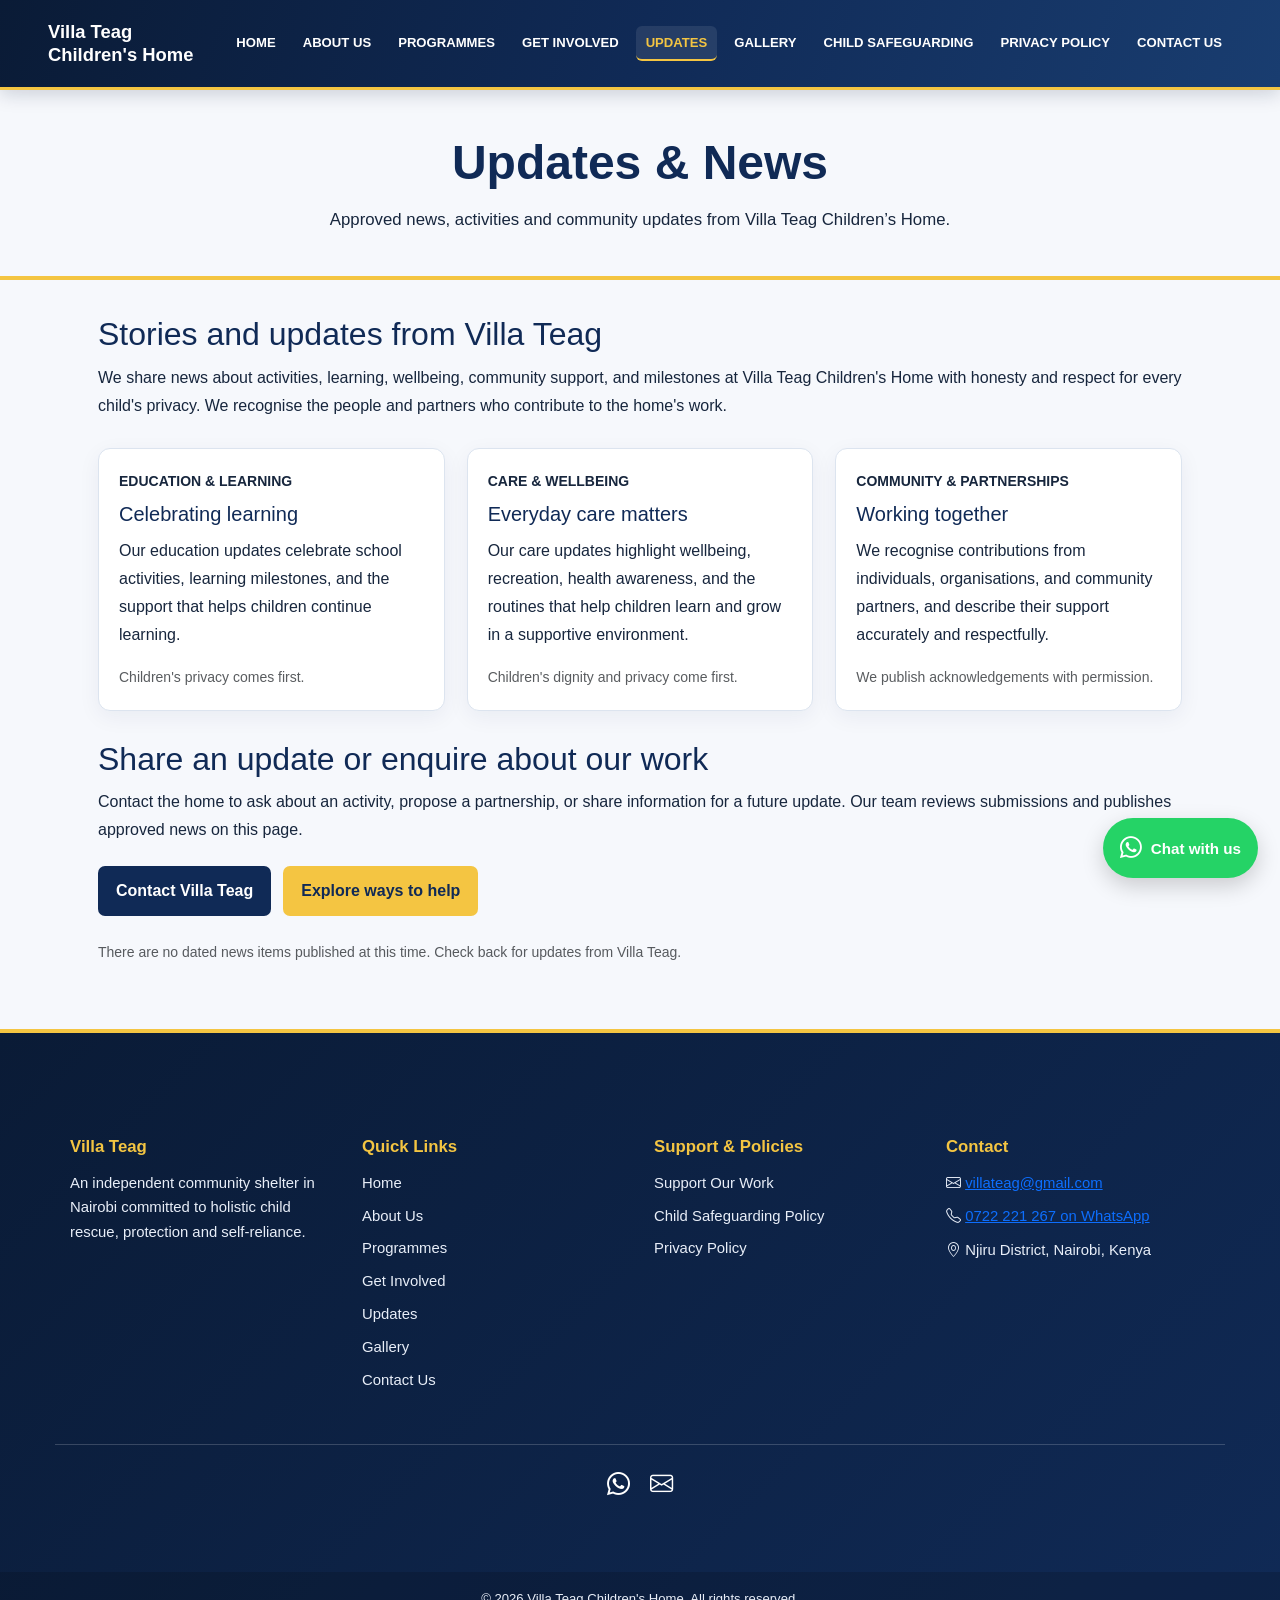
<file: updates.html>
<!doctype html>
<html lang="en">

<head>
  <meta charset="UTF-8">
  <meta name="viewport" content="width=device-width, initial-scale=1.0">
  <meta name="description" content="Approved news, activities and community updates from Villa Teag Children’s Home.">
  <link rel="canonical" href="https://villateagchildrenshome.org/updates.html">
  <title>Updates & News | Villa Teag Children's Home</title>
  <link rel="stylesheet" href="css/bootstrap.min.css">
  <link rel="stylesheet" href="https://cdn.jsdelivr.net/npm/bootstrap-icons@1.10.0/font/bootstrap-icons.css">
  <link rel="stylesheet" href="css/mutuku.css">
  <style>
    .vt-extra-page {
      max-width: 1120px;
      margin: 0 auto;
      padding: 34px 18px 64px;
      line-height: 1.75
    }

    .vt-extra-hero {
      text-align: center;
      padding: 42px 18px;
      background: #f6f8fc;
      border-bottom: 4px solid #f4c542
    }

    .vt-extra-hero h1 {
      font-size: clamp(2rem, 5vw, 3rem);
      font-weight: 800;
      margin-bottom: 12px
    }

    .vt-extra-hero p {
      max-width: 820px;
      margin: 0 auto;
      font-size: 1.05rem
    }

    .vt-extra-grid {
      display: grid;
      grid-template-columns: repeat(auto-fit, minmax(240px, 1fr));
      gap: 22px;
      margin: 28px 0
    }

    .vt-extra-card {
      background: #fff;
      border: 1px solid #dce4ef;
      border-radius: 12px;
      overflow: hidden;
      box-shadow: 0 6px 22px rgba(16, 42, 86, .06)
    }

    .vt-extra-card img {
      width: 100%;
      height: 230px;
      object-fit: cover;
      display: block
    }

    .vt-extra-card-body {
      padding: 20px
    }

    .vt-extra-card h2,
    .vt-extra-card h3 {
      color: #102a56;
      font-size: 1.25rem;
      margin-bottom: 10px
    }

    .vt-extra-note {
      background: #fff8df;
      border-left: 5px solid #f4c542;
      padding: 18px 20px;
      border-radius: 8px;
      margin: 24px 0
    }

    .vt-extra-links {
      display: flex;
      flex-wrap: wrap;
      gap: 12px;
      margin-top: 22px
    }

    .vt-extra-links a {
      display: inline-block;
      padding: 11px 18px;
      border-radius: 7px;
      text-decoration: none;
      font-weight: 700;
      background: #102a56;
      color: white
    }

    .vt-extra-links a.secondary {
      background: #f4c542;
      color: #102a56
    }

    .vt-extra-page a:focus-visible {
      outline: 3px solid #f4c542;
      outline-offset: 3px
    }
  </style>
</head>

<body>
  <header class="site-header">
    <nav class="navbar-hub" aria-label="Main navigation">
      <a class="brand-logo" href="index.html" style="text-decoration:none; color:inherit;">
        <span>Villa Teag<br>Children's Home</span>
      </a>

      <input type="checkbox" id="menu-toggle" class="menu-checkbox" aria-label="Toggle navigation menu">
      <label for="menu-toggle" class="hamburger" aria-label="Toggle navigation menu">
        <span></span><span></span><span></span>
      </label>

      <ul class="horizontal-menu">
        <li><a href="index.html">Home</a></li>
        <li><a href="About.html">About Us</a></li>
        <li><a href="Programs and Services.html">Programmes</a></li>
        <li><a href="Get Involved.html">Get Involved</a></li>
        <li><a href="updates.html" class="active" aria-current="page">Updates</a></li>
        <li><a href="gallery.html">Gallery</a></li>
        <li><a href="safeguarding.html">Child Safeguarding</a></li>
        <li><a href="privacy.html">Privacy Policy</a></li>
        <li><a href="Contact.html">Contact Us</a></li>
      </ul>
    </nav>
  </header>
  <a href="https://wa.me/254722221267" class="whatsapp-float" target="_blank" rel="noopener noreferrer"
    aria-label="Chat with Villa Teag on WhatsApp">
    <i class="bi bi-whatsapp" aria-hidden="true"></i>
    <span>Chat with us</span>
  </a>
  <section class="vt-extra-hero">
    <h1>Updates & News</h1>
    <p>Approved news, activities and community updates from Villa Teag Children’s Home.</p>
  </section>
  <main class="vt-extra-page">
    <section aria-labelledby="updates-purpose">
      <h2 id="updates-purpose">Stories and updates from Villa Teag</h2>
      <p>We share news about activities, learning, wellbeing, community support, and milestones at Villa Teag Children's
        Home with honesty and respect for every child's privacy. We recognise the people and partners who contribute to
        the home's work.</p>
      <div class="vt-extra-grid">
        <article class="vt-extra-card">
          <div class="vt-extra-card-body">
            <p class="text-uppercase small fw-bold mb-2">Education &amp; learning</p>
            <h3>Celebrating learning</h3>
            <p>Our education updates celebrate school activities, learning milestones, and the support that helps
              children continue learning.</p>
            <p class="small text-muted mb-0">Children's privacy comes first.</p>
          </div>
        </article>
        <article class="vt-extra-card">
          <div class="vt-extra-card-body">
            <p class="text-uppercase small fw-bold mb-2">Care &amp; wellbeing</p>
            <h3>Everyday care matters</h3>
            <p>Our care updates highlight wellbeing, recreation, health awareness, and the routines that help children
              learn and grow in a supportive environment.</p>
            <p class="small text-muted mb-0">Children's dignity and privacy come first.</p>
          </div>
        </article>
        <article class="vt-extra-card">
          <div class="vt-extra-card-body">
            <p class="text-uppercase small fw-bold mb-2">Community &amp; partnerships</p>
            <h3>Working together</h3>
            <p>We recognise contributions from individuals, organisations, and community partners, and describe their
              support accurately and respectfully.</p>
            <p class="small text-muted mb-0">We publish acknowledgements with permission.</p>
          </div>
        </article>
      </div>
      <h2>Share an update or enquire about our work</h2>
      <p>Contact the home to ask about an activity, propose a partnership, or share information for a future update. Our
        team reviews submissions and publishes approved news on this page.</p>
      <div class="vt-extra-links"><a href="Contact.html">Contact Villa Teag</a><a class="secondary"
          href="Get Involved.html">Explore ways to help</a></div>
      <p class="small text-muted mt-4">There are no dated news items published at this time. Check back for updates from
        Villa Teag.</p>
  </main>
  <footer class="site-footer mt-auto">
    <div class="container py-5">
      <div class="footer-grid">
        <div class="footer-section">
          <h2 class="footer-title h5">Villa Teag</h2>
          <p class="footer-text">An independent community shelter in Nairobi committed to holistic child rescue,
            protection and self-reliance.</p>
        </div>

        <div class="footer-section">
          <h2 class="footer-title h5">Quick Links</h2>
          <ul class="footer-links">
            <li><a href="index.html">Home</a></li>
            <li><a href="About.html">About Us</a></li>
            <li><a href="Programs and Services.html">Programmes</a></li>
            <li><a href="Get Involved.html">Get Involved</a></li>
            <li><a href="updates.html" aria-current="page">Updates</a></li>
            <li><a href="gallery.html">Gallery</a></li>
            <li><a href="Contact.html">Contact Us</a></li>
          </ul>
        </div>

        <div class="footer-section">
          <h2 class="footer-title h5">Support &amp; Policies</h2>
          <ul class="footer-links">
            <li><a href="Get Involved.html#donate">Support Our Work</a></li>
            <li><a href="safeguarding.html">Child Safeguarding Policy</a></li>
            <li><a href="privacy.html">Privacy Policy</a></li>
          </ul>
        </div>

        <div class="footer-section last-section">
          <h2 class="footer-title h5">Contact</h2>
          <p class="footer-text"><i class="bi bi-envelope" aria-hidden="true"></i> <a
              href="mailto:villateag@gmail.com">villateag@gmail.com</a></p>
          <p class="footer-text"><i class="bi bi-telephone" aria-hidden="true"></i> <a href="https://wa.me/254722221267"
              target="_blank" rel="noopener noreferrer">0722 221 267 on WhatsApp</a></p>
          <p class="footer-text"><i class="bi bi-geo-alt" aria-hidden="true"></i> Njiru District, Nairobi, Kenya</p>
        </div>
      </div>

      <div class="footer-social-wrapper" aria-label="Contact links">
        <div class="footer-social">
          <a href="https://wa.me/254722221267" target="_blank" rel="noopener noreferrer" aria-label="WhatsApp"><i
              class="bi bi-whatsapp" aria-hidden="true"></i></a>
          <a href="mailto:villateag@gmail.com" aria-label="Email"><i class="bi bi-envelope" aria-hidden="true"></i></a>
        </div>
      </div>
    </div>

    <div class="footer-bottom text-center py-3">
      &copy; <span id="copyright-year">2026</span> Villa Teag Children's Home. All rights reserved.
    </div>
  </footer>
  <script src="js/bootstrap.bundle.min.js"></script>
  <script src="js/mutuku.js"></script>
  <script>document.querySelectorAll('.horizontal-menu a').forEach(function (link) { link.addEventListener('click', function () { var toggle = document.getElementById('menu-toggle'); if (toggle) toggle.checked = false; }); });</script>
</body>

</html>
</file>
<file: css/Index.css>
/* =========================================================
   VILLA TEAG — HOMEPAGE STYLES ONLY
   Depends on css/mutuku.css for global tokens and navigation.
========================================================= */

:root {
  --accent-orange: #f4c542; /* legacy alias: warm yellow */
  --btn-red: #102a56; /* legacy alias: navy */
  --btn-blue: #102a56;
  --btn-green: #d9a91d; /* legacy alias: darker yellow */
  --gradient-purple: #193d70;
  --gradient-violet: #102a56;
}

/* Welcome/location banner */
.page-header-banner {
  margin-top: 0;
  padding: 22px 20px 18px;
  text-align: center;
  color: #ffffff;
  background: linear-gradient(120deg, #0a1b36, #102a56);
  border-bottom: 4px solid #f4c542;
  box-shadow: 0 4px 15px rgba(10, 27, 54, 0.12);
}
.page-header-content {
  max-width: 1200px;
  margin: 0 auto;
}
.page-header-banner .page-header-title {
  margin: 0 0 8px;
  color: #ffffff;
  font-size: clamp(1.45rem, 2.7vw, 2.2rem);
  font-weight: 900;
  letter-spacing: 0.2px;
  line-height: 1.2;
}
.location-info {
  display: flex;
  flex-wrap: wrap;
  align-items: center;
  justify-content: center;
  gap: 7px;
  margin: 0;
  color: #fff1b8;
  font-size: 1rem;
  font-weight: 600;
}
.location-info span {
  display: inline-flex;
  align-items: center;
  gap: 5px;
}
.location-info i {
  font-size: 1.15rem;
}
.location-info .sep {
  color: rgba(255, 255, 255, 0.65);
}

/* Hero slider: supports the five .slide elements in index.html. */
.hero-hub {
  position: relative;
  display: flex;
  align-items: center;
  justify-content: center;
  width: 100%;
  min-height: 460px;
  height: 62vh;
  max-height: 760px;
  overflow: hidden;
  isolation: isolate;
}
.hero-slider {
  position: absolute;
  inset: 0;
  z-index: -2;
}
.hero-slider .slide {
  position: absolute;
  inset: 0;
  width: 100%;
  height: 100%;
  background-size: cover;
  background-position: center;
  background-repeat: no-repeat;
  opacity: 0;
  animation: villaTeagSlide 20s ease-in-out infinite;
}
.hero-slider .slide:nth-child(1) {
  animation-delay: 0s;
}
.hero-slider .slide:nth-child(2) {
  animation-delay: 4s;
}
.hero-slider .slide:nth-child(3) {
  animation-delay: 8s;
}
.hero-slider .slide:nth-child(4) {
  animation-delay: 12s;
}
.hero-slider .slide:nth-child(5) {
  animation-delay: 16s;
}
@keyframes villaTeagSlide {
  0%,
  100% {
    opacity: 0;
    transform: scale(1.025);
  }
  3%,
  18% {
    opacity: 1;
    transform: scale(1);
  }
  22% {
    opacity: 0;
    transform: scale(1);
  }
}
.hero-overlay {
  position: absolute;
  inset: 0;
  z-index: -1;
  background: linear-gradient(
    90deg,
    rgba(4, 14, 31, 0.78),
    rgba(10, 27, 54, 0.52),
    rgba(10, 27, 54, 0.38)
  );
}
.hero-text-box {
  position: relative;
  z-index: 1;
  width: min(900px, 88%);
  margin: 0 auto;
  padding: 35px 0;
  text-align: center;
  color: #ffffff;
}
.hero-text-box h1 {
  margin: 0 0 14px;
  color: #ffffff;
  font-size: clamp(2rem, 4.2vw, 3.5rem);
  font-weight: 900;
  line-height: 1.15;
}
.hero-text-box h2 {
  margin: 0 0 12px;
  color: #ffe28a;
  font-size: clamp(1.1rem, 2vw, 1.55rem);
  font-weight: 700;
}
.hero-text-box p {
  max-width: 780px;
  margin: 0 auto;
  color: #f3f6fc;
  font-size: 1.06rem;
}
.hero-btns {
  display: flex;
  justify-content: center;
  flex-wrap: wrap;
  gap: 14px;
  margin-top: 25px;
}
.hero-btn {
  display: inline-flex;
  justify-content: center;
  align-items: center;
  min-width: 165px;
  padding: 12px 24px;
  border: 2px solid #f4c542;
  border-radius: 30px;
  color: #0a1b36;
  background: #f4c542;
  box-shadow: 0 8px 22px rgba(0, 0, 0, 0.16);
  font-weight: 800;
  text-decoration: none;
}
.hero-btn:nth-child(2) {
  color: #ffffff;
  background: transparent;
}
.hero-btn:hover {
  transform: translateY(-2px);
  color: #0a1b36;
  background: #ffd968;
}
.hero-btn:nth-child(2):hover {
  color: #0a1b36;
  background: #f4c542;
}

/* About teaser */
.story-container {
  padding: 56px 0 48px;
  background: #ffffff;
}
.story-wrapper {
  display: flex;
  align-items: center;
  gap: 48px;
  max-width: 1100px;
  margin: 0 auto;
}
.story-image,
.story-content {
  flex: 1 1 0;
  min-width: 0;
}
.story-image img {
  width: 100%;
  max-height: 430px;
  object-fit: contain;
  padding: 12px;
  border-radius: 15px;
  background: #f6f8fc;
  box-shadow: 14px 14px 0 #e2e8f0;
}
.subtitle {
  display: block;
  margin-bottom: 10px;
  color: #9a7412;
  font-size: 0.85rem;
  font-weight: 800;
  letter-spacing: 2px;
}
.story-quote {
  margin: 0 0 24px;
  padding-left: 20px;
  border-left: 4px solid #f4c542;
  color: #334155;
  font-family: Georgia, serif;
  font-size: 1.1rem;
  line-height: 1.75;
}
.story-quote p {
  margin: 0 0 14px;
}
.story-footer {
  margin-top: 18px;
}
.read-more-btn {
  display: inline-block;
  padding: 11px 24px;
  border-radius: 6px;
  color: #ffffff;
  background: #102a56;
  font-weight: 700;
  text-decoration: none;
}
.read-more-btn:hover {
  color: #0a1b36;
  background: #f4c542;
}

/* Shared section headings */
.section-title {
  position: relative;
  margin: 0 0 28px;
  color: #102a56;
  font-size: clamp(1.6rem, 3vw, 2.45rem);
  font-weight: 850;
  text-align: center;
}
.section-title::after {
  display: block;
  width: 64px;
  height: 4px;
  margin: 12px auto 0;
  border-radius: 3px;
  background: #f4c542;
  content: "";
}
.section-heading {
  color: #102a56;
}

/* Core pillars */
.why-fountain-section {
  margin: 24px 0;
  padding: 46px 20px;
  background: #ffffff;
}
.why-fountain-content {
  max-width: 900px;
  margin: 0 auto;
  text-align: center;
}
.why-fountain-content p {
  color: #475569;
  font-size: 1.08rem;
  line-height: 1.85;
}

/* Daily life gallery */
.daily-life-section {
  margin: 24px 0;
  padding: 56px 20px;
  background: linear-gradient(135deg, #fffcf3, #f6f8fc);
}
.gallery-intro {
  max-width: 700px;
  margin: 0 auto 36px;
  color: #617086;
  font-size: 1.03rem;
  text-align: center;
}
.daily-life-grid {
  display: grid;
  grid-template-columns: repeat(3, minmax(0, 1fr));
  gap: 26px;
  max-width: 1200px;
  margin: 0 auto 32px;
}
.life-card {
  overflow: hidden;
  border: 1px solid #e2e8f0;
  border-radius: 14px;
  background: #ffffff;
  box-shadow: 0 6px 20px rgba(16, 42, 86, 0.07);
  text-align: center;
  transition:
    transform 0.25s ease,
    box-shadow 0.25s ease;
}
.life-card:hover {
  transform: translateY(-5px);
  box-shadow: 0 14px 28px rgba(16, 42, 86, 0.12);
}
.life-card img {
  width: 100%;
  height: 240px;
  object-fit: cover;
}
.life-card h3 {
  margin: 0;
  padding: 18px 16px 8px;
  color: #102a56;
  font-size: 1.15rem;
}
.life-card p {
  padding: 0 17px 20px;
  color: #617086;
  font-size: 0.94rem;
}
.gallery-cta {
  display: flex;
  justify-content: center;
  margin-top: 28px;
}
.explore-btn {
  display: inline-block;
  padding: 12px 32px;
  border: 2px solid #102a56;
  border-radius: 40px;
  color: #ffffff;
  background: #102a56;
  font-weight: 750;
  text-decoration: none;
}
.explore-btn:hover {
  color: #0a1b36;
  background: #f4c542;
  border-color: #f4c542;
}

/* Impact statistics */
.impact-section {
  margin: 36px 0;
  padding: 56px 20px;
  background: #eef3fa;
}
.impact-intro {
  max-width: 760px;
  margin: 0 auto 38px;
  color: #617086;
  font-size: 1.03rem;
  text-align: center;
}
.impact-stats {
  display: grid;
  grid-template-columns: repeat(4, minmax(0, 1fr));
  gap: 22px;
  max-width: 1200px;
  margin: 0 auto;
}
.stat-card {
  padding: 28px 20px;
  border: 1px solid #e2e8f0;
  border-top: 4px solid #f4c542;
  border-radius: 14px;
  background: #ffffff;
  box-shadow: 0 7px 22px rgba(16, 42, 86, 0.06);
  text-align: center;
  transition:
    transform 0.25s ease,
    box-shadow 0.25s ease;
}
.stat-card:hover {
  transform: translateY(-5px);
  box-shadow: 0 14px 28px rgba(16, 42, 86, 0.12);
}
.stat-number {
  margin-bottom: 9px;
  color: #102a56;
  font-size: clamp(1.8rem, 3vw, 2.7rem);
  font-weight: 900;
  line-height: 1.1;
  overflow-wrap: anywhere;
}
.stat-label {
  margin-bottom: 12px;
  color: #193d70;
  font-size: 1.03rem;
}
.stat-description {
  color: #617086;
  font-size: 0.92rem;
  line-height: 1.65;
}

/* Mission hub */
.hub-grid {
  display: grid;
  grid-template-columns: repeat(4, minmax(0, 1fr));
  gap: 20px;
  margin: 28px auto 50px;
}
.hub-card {
  display: block;
  padding: 24px 20px;
  border: 1px solid #e2e8f0;
  border-bottom: 4px solid #f4c542;
  border-radius: 14px;
  color: #17263d !important;
  background: #ffffff;
  box-shadow: 0 6px 18px rgba(16, 42, 86, 0.06);
  text-align: center;
  text-decoration: none !important;
  transition:
    transform 0.25s ease,
    box-shadow 0.25s ease;
}
.hub-card:hover {
  transform: translateY(-5px);
  box-shadow: 0 14px 28px rgba(16, 42, 86, 0.12);
}
.hub-card h3 {
  margin: 10px 0;
  color: #102a56;
  font-size: 1.1rem;
}
.hub-card p {
  color: #617086;
  font-size: 0.94rem;
}
.card-icon {
  margin-bottom: 12px;
  font-size: 2.3rem;
}
.hover-lift {
  transition:
    transform 0.25s ease,
    box-shadow 0.25s ease;
}
.hover-lift:hover {
  transform: translateY(-5px);
  box-shadow: 0 14px 28px rgba(16, 42, 86, 0.12);
}

/* Filter bar and story cards */
.filter-bar {
  margin-bottom: 2.5rem;
  border-top: 1px solid #e2e8f0;
  border-bottom: 1px solid #e2e8f0;
  background: #ffffff;
}
.filter-flex {
  display: flex;
  justify-content: center;
  align-items: stretch;
  flex-wrap: wrap;
  gap: 24px;
  padding: 18px 0;
}
.filter-item {
  display: flex;
  flex-direction: column;
  align-items: center;
  gap: 6px;
  padding: 8px 12px;
  border-radius: 8px;
  color: #617086;
  cursor: pointer;
  font-size: 0.8rem;
  font-weight: 800;
  text-align: center;
  transition:
    color 0.2s ease,
    background 0.2s ease;
}
.filter-item i {
  color: #102a56;
  font-size: 1.45rem;
}
.filter-item.active,
.filter-item:hover {
  color: #102a56;
  background: #fff7d6;
}
.stories-grid {
  display: grid;
  grid-template-columns: repeat(4, minmax(0, 1fr));
  gap: 24px;
  margin-bottom: 4rem;
}
.story-card {
  display: flex;
  flex-direction: column;
  overflow: hidden;
  border: 1px solid #e2e8f0;
  border-radius: 12px;
  background: #ffffff;
  box-shadow: 0 6px 18px rgba(16, 42, 86, 0.06);
}
.story-card.is-hidden {
  display: none !important;
}
.card-image {
  height: 190px;
  overflow: hidden;
  background: #e2e8f0;
}
.card-image img {
  width: 100%;
  height: 100%;
  object-fit: cover;
}
.card-body {
  display: flex;
  flex: 1;
  flex-direction: column;
  padding: 18px;
}
.card-body h3 {
  margin-bottom: 10px;
  color: #102a56;
  font-size: 1.05rem;
  font-weight: 800;
}
.card-body p {
  flex: 1;
  color: #617086;
  font-size: 0.91rem;
  line-height: 1.65;
}
.card-link {
  display: flex;
  align-items: center;
  gap: 8px;
  margin-top: 14px;
  padding-top: 12px;
  border-top: 1px solid #e2e8f0;
  color: #102a56;
  font-size: 0.78rem;
  font-weight: 900;
  text-decoration: none;
}
.card-link:hover {
  color: #9a7412;
}

/* Contact banner and logo carousel */
.contact-summary {
  display: flex;
  justify-content: center;
  padding: 52px 20px;
  background: #eef3fa;
}
.summary-content {
  width: 100%;
  max-width: 850px;
  padding: 40px 28px;
  border: 1px solid #e2e8f0;
  border-radius: 16px;
  background: #ffffff;
  box-shadow: 0 8px 24px rgba(16, 42, 86, 0.07);
  text-align: center;
}
.summary-content h2 {
  margin: 0 0 14px;
  color: #102a56;
  font-size: clamp(1.5rem, 3vw, 2.1rem);
}
.summary-content p {
  margin-bottom: 24px;
  color: #475569;
}
.summary-actions {
  display: flex;
  justify-content: center;
  align-items: center;
  flex-wrap: wrap;
  gap: 12px;
  margin: 20px 0 0;
}
.summary-actions a {
  display: inline-flex;
  align-items: center;
  gap: 8px;
  padding: 11px 16px;
  border-radius: 30px;
  color: #102a56;
  background: #f6f8fc;
  font-size: 0.92rem;
  text-decoration: none;
}
.summary-actions a:hover {
  color: #0a1b36;
  background: #fff7d6;
}
.logo-slider {
  position: relative;
  width: 100%;
  overflow: hidden;
  padding: 20px 0;
  background: #ffffff;
}
.logo-track {
  display: flex;
  align-items: center;
  width: max-content;
  animation: villaTeagLogoScroll 24s linear infinite;
}
.logo-track img {
  width: auto;
  height: 58px;
  max-width: 170px;
  margin: 0 34px;
  object-fit: contain;
}
.logo-slider:hover .logo-track {
  animation-play-state: paused;
}
@keyframes villaTeagLogoScroll {
  from {
    transform: translateX(0);
  }
  to {
    transform: translateX(-50%);
  }
}

/* Responsive homepage layouts */
@media (max-width: 1100px) {
  .impact-stats {
    grid-template-columns: repeat(2, minmax(0, 1fr));
  }
  .hub-grid {
    grid-template-columns: repeat(2, minmax(0, 1fr));
  }
  .stories-grid {
    grid-template-columns: repeat(2, minmax(0, 1fr));
  }
}
@media (max-width: 768px) {
  .hero-hub {
    min-height: 410px;
    height: auto;
  }
  .hero-text-box {
    width: 90%;
    padding: 48px 0;
  }
  .story-wrapper {
    flex-direction: column;
    gap: 30px;
    padding: 0 20px;
    text-align: center;
  }
  .story-image {
    width: min(100%, 460px);
  }
  .story-quote {
    padding: 18px 0 0;
    border-left: 0;
    border-top: 4px solid #f4c542;
    font-size: 1.03rem;
  }
  .daily-life-grid {
    grid-template-columns: repeat(2, minmax(0, 1fr));
    gap: 18px;
  }
  .filter-flex {
    justify-content: flex-start;
    flex-wrap: nowrap;
    gap: 8px;
    overflow-x: auto;
  }
  .filter-item {
    flex: 0 0 auto;
  }
  .stories-grid {
    grid-template-columns: repeat(2, minmax(0, 1fr));
  }
  .logo-track img {
    height: 48px;
    margin: 0 22px;
  }
}
@media (max-width: 560px) {
  .page-header-banner {
    padding: 18px 12px;
  }
  .location-info {
    flex-direction: column;
    gap: 5px;
    font-size: 0.9rem;
  }
  .location-info .sep {
    display: none;
  }
  .hero-hub {
    min-height: 430px;
  }
  .hero-text-box {
    width: 92%;
    padding: 38px 0;
  }
  .hero-text-box h1 {
    font-size: 1.8rem;
  }
  .hero-text-box h2 {
    font-size: 1rem;
  }
  .hero-text-box p {
    font-size: 0.94rem;
  }
  .hero-btns {
    flex-direction: column;
    align-items: center;
    gap: 10px;
  }
  .hero-btn {
    width: 100%;
    max-width: 240px;
  }
  .section-title {
    font-size: 1.55rem;
  }
  .daily-life-section,
  .impact-section {
    padding: 34px 12px;
  }
  .daily-life-grid,
  .impact-stats,
  .hub-grid,
  .stories-grid {
    grid-template-columns: 1fr;
  }
  .life-card img {
    height: 220px;
  }
  .summary-content {
    padding: 28px 18px;
  }
  .summary-actions {
    flex-direction: column;
    align-items: stretch;
  }
  .summary-actions a {
    justify-content: center;
  }
  .stat-card {
    padding: 24px 18px;
  }
}

@media (prefers-reduced-motion: reduce) {
  .hero-slider .slide,
  .logo-track {
    animation: none;
  }
  .hero-slider .slide:first-child {
    opacity: 1;
    transform: none;
  }
}
</file>
<file: css/home-professional.css>
/* Villa Teag homepage — refined editorial styling inspired by the approved Fountain of Life direction.
   Preserves the original HTML structure, local imagery, navigation and section layout. */
:root{--vt-forest:#102a56;--vt-forest-deep:#0a1b36;--vt-cream:#f6f8fc;--vt-paper:#fff;--vt-gold:#f4c542;--vt-amber:#8a4b08;--vt-ink:#263449;--vt-muted:#617086;--vt-line:#e2e8f0}
body{color:var(--vt-ink);background:var(--vt-paper);font-family:Inter,"Segoe UI",Arial,sans-serif;line-height:1.7}
.site-header{background:linear-gradient(110deg,#0a1b36,#102a56,#193d70);box-shadow:0 4px 18px rgba(10,27,54,.18);border-bottom:3px solid var(--vt-gold)}
.navbar-hub{max-width:1500px;margin:0 auto;padding:10px clamp(14px,4vw,48px)}
.brand-logo{display:flex;align-items:center;gap:11px;color:#fff!important;font-weight:800;letter-spacing:.01em;text-decoration:none}
.brand-logo:hover{color:#fff!important}
.brand-mark{display:grid;place-items:center;width:44px;height:44px;flex:0 0 44px;border:2px solid var(--vt-gold);border-radius:50%;color:var(--vt-forest-deep);background:var(--vt-gold);font-size:.92rem;font-weight:900;letter-spacing:-.04em;box-shadow:0 0 0 3px rgba(244,197,66,.18)}
.brand-name{display:grid;line-height:1.15}
.brand-name>span{margin-top:3px;color:#e3eaf5;font-size:.73rem;font-weight:600;letter-spacing:.045em}
.logo-img{border-radius:50%;object-fit:contain}
.horizontal-menu a{color:#fff!important;font-weight:650;transition:color .2s ease,background .2s ease}
.horizontal-menu a:hover,.horizontal-menu a.active{color:#fff!important;background:rgba(244,197,66,.18);border-radius:5px}
.horizontal-menu a.nav-contact-cta,.horizontal-menu a.nav-support-cta{padding:9px 12px;border:1px solid var(--vt-gold);border-radius:4px;font-weight:800;text-align:center}
.horizontal-menu a.nav-contact-cta{color:var(--vt-forest-deep)!important;background:var(--vt-gold)}
.horizontal-menu a.nav-support-cta{color:#fff!important;background:var(--vt-amber);border-color:var(--vt-amber)}
.horizontal-menu a.nav-contact-cta:hover,.horizontal-menu a.nav-contact-cta:focus-visible,.horizontal-menu a.nav-support-cta:hover,.horizontal-menu a.nav-support-cta:focus-visible{color:#fff!important;background:var(--vt-amber);border-color:var(--vt-amber)}
@media(max-width:1024px){.horizontal-menu a{color:var(--vt-forest)!important}.horizontal-menu a:hover,.horizontal-menu a.active{color:var(--vt-forest-deep)!important;background:#fff7d6}}
.page-header-banner{padding:32px 20px;background:linear-gradient(120deg,#0a1b36,#102a56);color:#fff;border-bottom:4px solid var(--vt-gold);box-shadow:none;text-align:center}
.page-header-content{max-width:1200px;margin:auto}
.page-header-banner .page-header-title{margin:0 0 8px;color:#fff;font-size:clamp(1.8rem,3.5vw,2.8rem);font-weight:850;letter-spacing:-.025em;line-height:1.2}
.location-info{justify-content:center;color:#e8eef8;font-size:.95rem;font-weight:500}
.page-header-banner p.location-info{max-width:none;margin:0;color:#e8eef8!important}
.location-info .location-item{display:inline-flex;align-items:center;gap:6px}
.location-info a{color:#fff;text-decoration:underline;text-decoration-color:var(--vt-gold);text-underline-offset:3px}
.hero-hub{min-height:550px;height:min(76vh,760px);max-height:760px;background:var(--vt-forest-deep)}
.hero-overlay{background:linear-gradient(90deg,rgba(4,14,31,.88) 0%,rgba(10,27,54,.72) 58%,rgba(16,42,86,.35) 100%)}
.hero-text-box{width:min(1200px,calc(100% - 40px));padding:clamp(35px,6vw,80px) 0;text-align:left}
.home-eyebrow{display:inline-flex;align-items:center;gap:10px;margin:0 0 18px!important;color:#f0d9a4!important;font-size:.78rem!important;font-weight:800;letter-spacing:.19em;text-transform:uppercase}
.home-eyebrow:before{display:inline-block;width:35px;height:2px;background:var(--vt-gold);content:""}
.hero-text-box h1{max-width:850px;margin-bottom:18px;font-size:clamp(2.5rem,5.4vw,4.8rem);font-weight:750;letter-spacing:-.045em;line-height:1.06}
.hero-text-box h2{margin:0 0 18px;color:#f4d978;font-size:clamp(1.1rem,2.1vw,1.55rem);font-weight:550}
.hero-text-box p{max-width:700px;margin:0;color:#f7f5ee;font-size:clamp(1rem,1.4vw,1.14rem);line-height:1.85}
.hero-btns{justify-content:flex-start;gap:12px;margin-top:30px}
.hero-btn{min-width:165px;padding:13px 24px;border:1px solid var(--vt-gold);border-radius:4px;color:var(--vt-forest-deep);background:var(--vt-gold);box-shadow:none;font-weight:750}
.hero-btn:nth-child(2){color:#fffdf8;border-color:rgba(255,253,248,.7);background:transparent}
.hero-btn:hover,.hero-btn:nth-child(2):hover{color:var(--vt-forest-deep);background:#e2c781;border-color:#e2c781;transform:translateY(-2px)}
.story-container,.why-fountain-section{background:var(--vt-paper)}
.story-container{padding:clamp(48px,7vw,88px) 20px}
.story-image img{background:var(--vt-cream);box-shadow:12px 12px 0 rgba(244,197,66,.23);border-radius:4px}
.subtitle{color:#8b6a10;letter-spacing:.16em}
.story-quote{border-left-color:var(--vt-gold);color:#4c5a50;font-family:inherit;line-height:1.85}
.read-more-btn,.explore-btn{border-radius:4px;background:var(--vt-forest);border-color:var(--vt-forest);color:#fffdf8}
.read-more-btn:hover,.explore-btn:hover{background:var(--vt-gold);border-color:var(--vt-gold);color:var(--vt-forest-deep)}
.section-title,.section-heading{color:var(--vt-forest);letter-spacing:-.025em}
.section-title:after{background:var(--vt-gold);height:3px;border-radius:0}
.why-fountain-section{padding:clamp(40px,6vw,72px) 20px}
.daily-life-section{background:var(--vt-cream);padding:clamp(44px,6vw,76px) 20px}
.life-card,.hub-card,.story-card,.stat-card{border-color:var(--vt-line);border-radius:5px;box-shadow:0 8px 26px rgba(16,42,86,.055)}
.life-card h3,.hub-card h3{color:var(--vt-forest)}
.life-card img{display:block;object-fit:cover}
.impact-section{background:#eef1e9;padding:clamp(44px,6vw,76px) 20px}
.impact-metrics{display:grid;grid-template-columns:repeat(2,minmax(0,1fr));gap:18px;max-width:860px;margin:30px auto 34px}
.impact-metric{padding:24px;border:1px solid var(--vt-line);border-top:3px solid var(--vt-gold);border-radius:5px;background:#fff;box-shadow:0 8px 26px rgba(16,42,86,.055);text-align:center;transition:background-color .2s ease,color .2s ease,border-color .2s ease}
.impact-metric-number{display:block;color:var(--vt-forest);font-size:clamp(2.5rem,5vw,3.8rem);font-weight:850;line-height:1.1}
.impact-metric h3{margin:8px 0;color:var(--vt-forest);font-size:1.15rem}
.impact-metric p{margin:0;color:var(--vt-muted)}
.stat-card{border-top:3px solid var(--vt-gold)}
.stat-number{color:var(--vt-forest)}
.hub-card{border-bottom:3px solid var(--vt-gold);text-align:left}
.hub-card,.life-card,.stat-card{transition:background-color .25s ease,color .25s ease,border-color .25s ease,transform .25s ease,box-shadow .25s ease}
.hub-card:hover,.life-card:hover,.stat-card:hover{box-shadow:0 16px 32px rgba(16,42,86,.11)}
.impact-metric:hover,.stat-card:hover,.hub-card:hover,.life-card:hover{color:#fff;background:var(--vt-amber);border-color:#fff}
.hub-card:hover{color:#fff!important}
.impact-metric:hover .impact-metric-number,.impact-metric:hover h3,.impact-metric:hover p,.stat-card:hover .stat-number,.stat-card:hover .stat-label,.stat-card:hover .stat-description,.hub-card:hover .card-icon,.hub-card:hover h3,.hub-card:hover p,.life-card:hover h3,.life-card:hover p{color:#fff}
.impact-metric:hover p,.hub-card:hover h3,.hub-card:hover p,.life-card:hover h3,.life-card:hover p,.stat-card:hover .stat-description{color:#fff!important}
.contact-summary{background:var(--vt-forest)!important;color:#fffdf8}
.contact-summary h2,.contact-summary h3{color:#fffdf8}
.whatsapp-float{box-shadow:0 8px 24px rgba(16,42,86,.2)}
footer,.site-footer{background:var(--vt-forest-deep)!important}
:focus-visible{outline:3px solid var(--vt-gold);outline-offset:3px}
@media(max-width:800px){.hero-hub{min-height:560px;height:auto}.hero-text-box{text-align:left;padding:56px 0}.hero-text-box h1{font-size:clamp(2.25rem,9vw,3.4rem)}.hero-btns{align-items:stretch}.hero-btn{min-width:0}.story-wrapper{gap:28px}.impact-stats{grid-template-columns:repeat(2,minmax(0,1fr))}.hub-grid,.stories-grid{grid-template-columns:repeat(2,minmax(0,1fr))}}
@media(max-width:560px){.page-header-banner{padding:14px 16px 12px;text-align:center}.page-header-banner .page-header-title{margin-bottom:5px;font-size:clamp(1.45rem,6vw,1.8rem)}.page-header-banner .location-info{gap:4px 12px;font-size:.82rem}.location-info{justify-content:center}.hero-hub{min-height:520px}.hero-text-box{padding:24px 0}.daily-life-grid,.impact-metrics,.impact-stats,.hub-grid,.stories-grid{grid-template-columns:1fr}.hero-btns{flex-direction:column;align-items:flex-start}.hero-btn{width:min(100%,280px)}.story-wrapper{display:flex;flex-direction:column}.story-image,.story-content{width:100%}}
@media(prefers-reduced-motion:reduce){*,*:before,*:after{scroll-behavior:auto!important;animation-duration:.01ms!important;animation-iteration-count:1!important;transition-duration:.01ms!important}}
</file>
<file: css/mutuku.css>
/* =========================================================
   VILLA TEAG CHILDREN'S HOME — GLOBAL STYLES
   Brand: Dark navy blue + warm yellow
   Load after Bootstrap and before each page-specific CSS.
========================================================= */

:root {
  --brand-blue: #102A56;
  --brand-navy-dark: #0A1B36;
  --brand-navy-light: #193D70;
  --brand-yellow: #F4C542;
  --brand-yellow-dark: #D9A91D;
  --brand-green: #F4C542; /* legacy variable used by older page styles */
  --text-dark: #17263D;
  --text-muted: #617086;
  --white: #FFFFFF;
  --page-background: #F6F8FC;
  --border-color: #E2E8F0;
  --header-height: 90px;
  --shadow-soft: 0 8px 25px rgba(16, 42, 86, 0.08);
  --shadow-strong: 0 14px 32px rgba(16, 42, 86, 0.14);
}

html {
  scroll-behavior: smooth;
  scroll-padding-top: calc(var(--header-height) + 18px);
}

*,
*::before,
*::after {
  box-sizing: border-box;
}

body {
  margin: 0;
  padding-top: var(--header-height);
  overflow-x: hidden;
  font-family: "Segoe UI", Arial, sans-serif;
  font-size: 16px;
  line-height: 1.65;
  color: var(--text-dark);
  background: var(--page-background);
}

img {
  display: block;
  max-width: 100%;
  height: auto;
}

a {
  overflow-wrap: anywhere;
  transition: color .2s ease, background-color .2s ease, transform .2s ease;
}

button,
input,
select,
textarea {
  font: inherit;
}

:focus-visible {
  outline: 3px solid var(--brand-yellow-dark);
  outline-offset: 3px;
}

::selection {
  color: var(--brand-navy-dark);
  background: var(--brand-yellow);
}

/* Bootstrap-compatible content width. Do not add global top padding here. */
.container {
  width: 100%;
  max-width: 1200px;
  margin-right: auto;
  margin-left: auto;
  padding-right: 15px;
  padding-left: 15px;
}

/* Type defaults: spacing should be controlled by the page sections. */
h1, h2, h3, h4, h5, h6 {
  color: var(--brand-blue);
  line-height: 1.3;
}

p:last-child { margin-bottom: 0; }

/* Main fixed header shared by Home, About, Programmes, Get Involved, Contact. */
.site-header {
  position: fixed;
  inset: 0 0 auto;
  z-index: 2000;
  height: var(--header-height);
  display: flex;
  align-items: center;
  background: linear-gradient(110deg, var(--brand-navy-dark), var(--brand-blue), var(--brand-navy-light));
  border-bottom: 3px solid var(--brand-yellow);
  box-shadow: 0 4px 18px rgba(10, 27, 54, .18);
}

.navbar-hub {
  position: relative;
  z-index: 1100;
  display: flex;
  align-items: center;
  justify-content: space-between;
  gap: 20px;
  width: 100%;
  max-width: 1500px;
  margin: 0 auto;
  padding: 10px clamp(14px, 4vw, 48px);
}

.brand-logo {
  display: flex;
  align-items: center;
  gap: 11px;
  flex: 0 0 auto;
  max-width: calc(100% - 92px);
  color: var(--white) !important;
  font-size: 1.15rem;
  font-weight: 800;
  line-height: 1.2;
  text-decoration: none;
  white-space: nowrap;
}

.brand-logo:hover { color: var(--brand-yellow) !important; }

.brand-logo .logo-img {
  width: auto;
  height: 48px;
  object-fit: contain;
  border-radius: 5px;
}

/* Main menu. The checkbox must precede the hamburger and menu in the HTML. */
.menu-checkbox,
input#menu-toggle {
  position: absolute !important;
  width: 1px !important;
  height: 1px !important;
  overflow: hidden !important;
  clip: rect(0, 0, 0, 0) !important;
  white-space: nowrap !important;
  opacity: 0 !important;
}

.horizontal-menu {
  display: flex;
  align-items: center;
  justify-content: flex-end;
  flex-wrap: wrap;
  gap: 7px;
  padding: 0;
  margin: 0;
  list-style: none;
}

.horizontal-menu li { margin: 0; padding: 0; }

.horizontal-menu a {
  display: block;
  padding: 8px 10px;
  border-radius: 6px;
  border-bottom: 2px solid transparent;
  color: var(--white);
  font-size: .82rem;
  font-weight: 700;
  line-height: 1.35;
  text-decoration: none;
  text-transform: uppercase;
}

.horizontal-menu a:hover,
.horizontal-menu a.active {
  color: var(--brand-yellow) !important;
  background: rgba(255,255,255,.09);
  border-bottom-color: var(--brand-yellow);
}

.hamburger {
  display: none;
  flex: 0 0 auto;
  width: 31px;
  height: 27px;
  padding: 3px;
  flex-direction: column;
  justify-content: space-around;
  cursor: pointer;
  z-index: 2105;
}

.hamburger span {
  display: block;
  width: 100%;
  height: 3px;
  border-radius: 4px;
  background: var(--white);
  transition: transform .2s ease, opacity .2s ease;
}

@media (max-width: 1120px) {
  .navbar-hub { gap: 12px; }
  .brand-logo { font-size: 1rem; }
  .brand-logo .logo-img { height: 42px; }
  .horizontal-menu a { padding: 7px 8px; font-size: .76rem; }
}

@media (max-width: 1024px) {
  .hamburger {
    display: flex;
    position: relative;
    z-index: 2105;
    margin-left: auto;
  }
  .navbar-hub {
    justify-content: space-between;
    position: relative;
  }
  .horizontal-menu {
    position: fixed;
    top: var(--header-height);
    right: 0;
    left: auto;
    width: min(100%, 420px);
    height: calc(100dvh - var(--header-height));
    display: none;
    padding: 12px 0 28px;
    flex-direction: column;
    align-items: stretch;
    justify-content: flex-start;
    flex-wrap: nowrap;
    gap: 0;
    overflow-y: auto;
    background: rgba(255,255,255,0.98);
    backdrop-filter: blur(8px);
    box-shadow: -10px 12px 30px rgba(10, 27, 54, .16);
  }
  .horizontal-menu li { width: 100%; border-bottom: 1px solid var(--border-color); }
  .horizontal-menu a {
    width: 100%;
    padding: 15px 22px;
    border: 0;
    border-radius: 0;
    color: var(--brand-blue) !important;
    text-align: left;
    font-size: .95rem;
  }
  .horizontal-menu a:hover,
  .horizontal-menu a.active {
    color: var(--brand-navy-dark) !important;
    background: #FFF7D6;
    border-left: 4px solid var(--brand-yellow-dark);
  }
  #menu-toggle:checked ~ .horizontal-menu {
    display: flex;
  }
  #menu-toggle:checked + .hamburger span:nth-child(1) { transform: translateY(7px) rotate(45deg); }
  #menu-toggle:checked + .hamburger span:nth-child(2) { opacity: 0; }
  #menu-toggle:checked + .hamburger span:nth-child(3) { transform: translateY(-7px) rotate(-45deg); }
}

@media (max-width: 480px) {
  :root { --header-height: 78px; }
  .navbar-hub { padding: 8px 12px; }
  .brand-logo { gap: 7px; font-size: .82rem; max-width: calc(100% - 62px); }
  .brand-logo .logo-img { height: 34px; }
  .hamburger { width: 27px; height: 24px; }
}

/* Policy-page header used by safeguarding.html and privacy.html. */
.vt-header {
  position: relative;
  z-index: 10;
  display: flex;
  align-items: center;
  justify-content: space-between;
  gap: 20px;
  padding: 16px clamp(16px, 4vw, 48px);
  background: linear-gradient(110deg, var(--brand-navy-dark), var(--brand-blue));
  border-bottom: 4px solid var(--brand-yellow);
}

.vt-brand {
  flex: 0 0 auto;
  color: #FFFFFF;
  font-size: 1.05rem;
  font-weight: 800;
  text-decoration: none;
}

.vt-header .horizontal-menu {
  position: static;
  width: auto;
  height: auto;
  padding: 0;
  flex-direction: row;
  align-items: center;
  flex-wrap: wrap;
  overflow: visible;
  background: transparent;
  box-shadow: none;
}

.vt-header .horizontal-menu li { width: auto; border: 0; }
.vt-header .horizontal-menu a { color: #FFFFFF !important; text-align: center; padding: 8px 9px; font-size: .78rem; }
.vt-header .horizontal-menu a:hover,
.vt-header .horizontal-menu a.active { color: var(--brand-yellow) !important; background: rgba(255,255,255,.09); border-bottom: 2px solid var(--brand-yellow) !important; border-left: 0; }

@media (max-width: 1024px) {
  .vt-header { align-items: flex-start; flex-direction: column; gap: 10px; }
  .vt-header .horizontal-menu { position: static; width: 100%; height: auto; flex-direction: row; flex-wrap: wrap; gap: 4px; }
  .vt-header .horizontal-menu li { width: auto; }
  .vt-header .horizontal-menu a { width: auto; padding: 8px 9px; text-align: left; }
}

/* Shared page headers and headings. */
.page-header,
.page-header-banner {
  position: relative;
  padding: 42px 20px;
  color: #FFFFFF;
  text-align: center;
  background: linear-gradient(120deg, var(--brand-navy-dark), var(--brand-blue));
  border-bottom: 4px solid var(--brand-yellow);
}

.page-header h1,
.page-header-banner h1 { color: #FFFFFF; margin: 0 0 10px; }
.page-header p,
.page-header-banner p:not(.location-info) { max-width: 780px; margin: 0 auto; color: #E8EEF8; }

.section-title,
.section-heading { color: var(--brand-blue); }

/* Reusable cards and common links. */
.hub-card,
.story-card,
.program-card,
.placement-card,
.stat-card,
.life-card,
.info-card,
.donation-card,
.impact-card-pro,
.support-card,
.volunteer-card,
.mission-card,
.vision-card,
.Broad-goal,
.value-card,
.staff-card {
  border-color: var(--border-color);
}

.btn-primary,
a.btn-primary {
  color: #FFFFFF !important;
  background: var(--brand-blue) !important;
  border-color: var(--brand-blue) !important;
}
.btn-primary:hover,
a.btn-primary:hover { background: var(--brand-navy-dark) !important; border-color: var(--brand-yellow) !important; }
.btn-warning,
.btn-yellow { color: var(--brand-navy-dark) !important; background: var(--brand-yellow) !important; border-color: var(--brand-yellow) !important; font-weight: 700; }

/* Floating WhatsApp button. */
.whatsapp-float {
  position: fixed;
  right: 22px;
  bottom: 22px;
  z-index: 1200;
  display: inline-flex;
  align-items: center;
  gap: 9px;
  padding: 12px 17px;
  border-radius: 999px;
  color: #FFFFFF;
  background: #25D366;
  box-shadow: 0 8px 22px rgba(0,0,0,.18);
  font-size: .95rem;
  font-weight: 700;
  text-decoration: none;
}
.whatsapp-float i { font-size: 1.35rem; }
.whatsapp-float:hover { color: #FFFFFF; transform: translateY(-3px); }

@media (max-width: 576px) {
  .whatsapp-float { right: 14px; bottom: 14px; padding: 13px; border-radius: 50%; }
  .whatsapp-float span { display: none; }
}

/* Back-to-top component, if present. */
#backToTop {
  position: fixed;
  right: 22px;
  bottom: 86px;
  z-index: 1100;
  display: flex;
  align-items: center;
  justify-content: center;
  width: 44px;
  height: 44px;
  border: 2px solid var(--brand-yellow);
  border-radius: 50%;
  color: var(--brand-yellow);
  background: var(--brand-blue);
  box-shadow: var(--shadow-soft);
  opacity: 0;
  pointer-events: none;
  transform: translateY(10px);
  transition: opacity .2s ease, transform .2s ease;
}
#backToTop.show { opacity: 1; pointer-events: auto; transform: translateY(0); }

/* Shared footer. */
.site-footer {
  display: block;
  width: 100%;
  margin: 0;
  padding: 20px 0 0;
  color: #E8EEF8;
  background: linear-gradient(135deg, var(--brand-navy-dark), var(--brand-blue));
  border-top: 4px solid var(--brand-yellow);
  font-size: .9rem;
}

.site-footer .container { max-width: 1200px; }
.footer-grid {
  display: grid;
  grid-template-columns: repeat(4, minmax(0, 1fr));
  gap: 28px;
  padding: 36px 15px;
}
.footer-section { min-width: 0; text-align: left; }
.footer-title { margin: 0 0 14px; color: var(--brand-yellow); font-size: 1.05rem; font-weight: 800; }
.footer-text { margin: 0 0 9px; color: #E8EEF8; font-size: .93rem; line-height: 1.65; }
.footer-links { list-style: none; margin: 0; padding: 0; }
.footer-links li { margin: 0 0 8px; }
.footer-links a { color: #E8EEF8; text-decoration: none; font-size: .93rem; }
.footer-links a:hover { color: var(--brand-yellow); text-decoration: underline; }
.footer-social-wrapper { display: flex; justify-content: center; width: 100%; margin-top: 8px; padding: 20px 12px; border-top: 1px solid rgba(255,255,255,.18); }
.footer-social { display: flex; align-items: center; justify-content: center; gap: 20px; flex-wrap: wrap; }
.footer-social a { color: #FFFFFF; font-size: 1.45rem; }
.footer-social a:hover { color: var(--brand-yellow); transform: translateY(-2px); }
.footer-bottom { padding: 14px 15px; text-align: center; color: #E8EEF8; background: rgba(0,0,0,.16); font-size: .82rem; }
.footer-policy-links { display: flex; justify-content: center; flex-wrap: wrap; gap: 12px 24px; padding: 18px; border-top: 1px solid rgba(255,255,255,.18); }
.footer-policy-links a { color: #FFFFFF; text-decoration: underline; text-decoration-color: var(--brand-yellow); text-underline-offset: 4px; }
.footer-policy-links a:hover { color: var(--brand-yellow); }

@media (max-width: 900px) {
  .footer-grid { grid-template-columns: repeat(2, minmax(0, 1fr)); }
}
@media (max-width: 768px) {
  body { font-size: 15px; }
  .footer-grid { grid-template-columns: 1fr; gap: 16px; padding: 26px 15px; }
  .footer-section { padding: 12px 0; text-align: center; border-bottom: 1px solid rgba(255,255,255,.14); }
  .footer-section:last-child { border-bottom: 0; }
  .page-header, .page-header-banner { padding: 32px 16px; }
}

/* Global forms: visual defaults only; page-specific files may refine these. */
input, select, textarea { max-width: 100%; }
input:focus, select:focus, textarea:focus { border-color: var(--brand-blue); }

@media (prefers-reduced-motion: reduce) {
  *, *::before, *::after {
    scroll-behavior: auto !important;
    animation-duration: .01ms !important;
    animation-iteration-count: 1 !important;
    transition-duration: .01ms !important;
  }
}
</file>
<file: css/aboutus.css>
/* =========================================================
   VILLA TEAG — ABOUT PAGE ONLY
   Depends on css/mutuku.css and Bootstrap.
========================================================= */

/* History / background */
.history-card {
  width: min(100% - 30px, 1450px);
  margin: 24px auto;
  padding: clamp(18px, 3vw, 34px);
  border: 1px solid #E2E8F0;
  border-top: 5px solid #F4C542;
  border-radius: 18px;
  background: #FFFFFF;
  box-shadow: 0 10px 30px rgba(16,42,86,.06);
}
.history-title { margin: 0 0 26px; color: #102A56; font-size: clamp(1.5rem, 3vw, 2rem); font-weight: 850; letter-spacing: .3px; text-align: center; }
.history-card p { margin-bottom: 1.1rem; color: #334155; font-size: 1rem; line-height: 1.8; }
.era-tag { display: inline-block; margin-bottom: 12px; padding: 5px 13px; border-radius: 5px; color: #0A1B36; background: #F4C542; font-size: .82rem; font-weight: 850; text-transform: uppercase; letter-spacing: .4px; }
.history-divider { height: 1px; margin: 28px 0; border: 0; background: linear-gradient(90deg, transparent, #D9A91D, transparent); }
.split-middle { display: grid; grid-template-columns: minmax(0, 1.2fr) minmax(0, .8fr); align-items: center; gap: 28px; }
.middle-text { min-width: 0; }
.history-image { display: flex; align-items: center; justify-content: center; width: 100%; min-height: 260px; max-height: 440px; overflow: hidden; border-radius: 14px; background: #F6F8FC; box-shadow: 0 10px 24px rgba(16,42,86,.12); }
.history-img { display: block; width: 100%; height: 100%; min-height: 260px; max-height: 440px; object-fit: cover; object-position: center; }
.history-wordmark { min-height: 300px; padding: 32px; color: #102A56; background: linear-gradient(135deg, #FFF8DF, #EEF3FA); text-align: center; }
.history-wordmark span { font-size: clamp(1.8rem, 4vw, 3rem); font-weight: 800; line-height: 1.2; }
.final-location { margin-top: 22px; padding: 18px; border-left: 5px solid #F4C542; border-radius: 0 10px 10px 0; color: #334155; background: #FFF8DF; }

/* Mission / vision / broad goal */
.mission-vision { display: grid; grid-template-columns: repeat(2, minmax(0, 1fr)); gap: 22px; margin: 26px 0 54px; }
.mission-card, .vision-card, .Broad-goal { min-width: 0; padding: clamp(22px, 3vw, 34px); border: 1px solid #E2E8F0; border-top: 5px solid #F4C542; border-radius: 15px; background: #FFFFFF; box-shadow: 0 8px 24px rgba(16,42,86,.06); text-align: center; transition: transform .25s ease, box-shadow .25s ease; }
.mission-card:hover, .vision-card:hover, .Broad-goal:hover { transform: translateY(-4px); box-shadow: 0 14px 30px rgba(16,42,86,.12); }
.mission-card h3, .vision-card h3, .Broad-goal h3 { margin: 8px 0 12px; color: #102A56; }
.mission-card p, .vision-card p, .Broad-goal p { margin: 0; color: #526176; }
.mission-icon, .vision-icon, .value-icon { font-size: 2.3rem; }
.Broad-goal { grid-column: 1 / -1; }

/* Core values */
.container2 { width: 100%; margin: 45px 0; padding: 54px 20px; background: linear-gradient(135deg, #f6f8fc, #eef3fa); box-shadow: inset 0 0 40px rgba(16,42,86,.04); }
.values-section { display: grid; grid-template-columns: repeat(4, minmax(0, 1fr)); gap: 20px; max-width: 1200px; margin: 0 auto; }
.value-card { padding: 28px 21px; border: 1px solid #E2E8F0; border-top: 5px solid #F4C542; border-radius: 15px; background: rgba(255,255,255,.96); box-shadow: 0 8px 24px rgba(16,42,86,.07); text-align: center; transition: transform .25s ease, box-shadow .25s ease; }
.value-card:hover { transform: translateY(-5px); box-shadow: 0 14px 30px rgba(16,42,86,.12); }
.value-card h4 { margin: 12px 0 8px; color: #102A56; }
.value-card p { margin: 0; color: #526176; font-size: .94rem; }

/* Leadership profiles */
.team-section { padding: 25px 15px 55px; }
.team-section .section-heading { margin-bottom: 28px; text-align: center; }
.staff-grid { display: grid; grid-template-columns: repeat(auto-fit, minmax(240px, 1fr)); gap: 22px; max-width: 1200px; margin: 0 auto; }
.staff-card { overflow: hidden; border: 1px solid #E2E8F0; border-radius: 15px; background: #FFFFFF; box-shadow: 0 8px 25px rgba(16,42,86,.06); transition: transform .25s ease, box-shadow .25s ease; }
.staff-card:hover { transform: translateY(-5px); box-shadow: 0 14px 30px rgba(16,42,86,.12); }
.staff-image { width: 100%; height: 330px; overflow: hidden; background: #EEF3FA; }
.staff-img { width: 100%; height: 100%; object-fit: cover; object-position: top center; }
.staff-info { padding: 22px; }
.staff-info h4 { margin: 0 0 5px; color: #102A56; font-size: 1.2rem; }
.staff-role { margin-bottom: 12px; color: #8B6A10; font-size: .82rem; font-weight: 850; letter-spacing: .7px; text-transform: uppercase; }
.staff-bio { color: #526176; font-size: .94rem; line-height: 1.7; }

@media (max-width: 1024px) {
  .values-section { grid-template-columns: repeat(2, minmax(0, 1fr)); }
  .history-image, .history-img { min-height: 230px; }
}
@media (max-width: 768px) {
  .split-middle { grid-template-columns: 1fr; }
  .history-image { order: -1; min-height: 220px; max-height: 340px; }
  .history-img { min-height: 220px; max-height: 340px; }
  .mission-vision { grid-template-columns: 1fr; }
  .Broad-goal { grid-column: auto; }
  .staff-grid { grid-template-columns: repeat(2, minmax(0, 1fr)); }
  .container2 { padding: 36px 15px; background-attachment: scroll; }
}
@media (max-width: 560px) {
  .history-card { width: calc(100% - 20px); padding: 16px; }
  .history-card p { font-size: .95rem; }
  .history-divider { margin: 20px 0; }
  .values-section, .staff-grid { grid-template-columns: 1fr; }
  .value-card { padding: 22px 18px; }
  .staff-image { height: 300px; }
}
</file>
<file: css/contactus.css>
/* =========================================================
   VILLA TEAG — CONTACT PAGE ONLY
   Depends on css/mutuku.css and Bootstrap.
========================================================= */

.contact-section {
  display: grid;
  grid-template-columns: minmax(0, 1.1fr) minmax(280px, .9fr);
  gap: 28px;
  max-width: 1200px;
  margin: 0 auto 34px;
  padding: clamp(18px, 3.5vw, 34px);
  border: 1px solid #E2E8F0;
  border-radius: 18px;
  background: #FFFFFF;
  box-shadow: 0 12px 35px rgba(16,42,86,.08);
}

.contact-form { display: flex; flex-direction: column; min-width: 0; }
.contact-form h2, .contact-info h2 { margin: 0 0 10px; color: #102A56; font-size: 1.55rem; text-align: left; }
.form-intro { margin: 0 0 20px; color: #526176; }
.contact-form form { display: flex; flex-direction: column; gap: 14px; }
.contact-form .form-row { display: grid; grid-template-columns: repeat(2, minmax(0, 1fr)); gap: 14px; margin: 0; }
.contact-form input[type="text"],
.contact-form input[type="email"],
.contact-form input[type="tel"],
.contact-form textarea,
.contact-form select {
  display: block;
  width: 100%;
  min-width: 0;
  padding: 12px 14px;
  border: 1px solid #CBD5E1;
  border-radius: 9px;
  color: #17263D;
  background: #F8FAFC;
  font-family: inherit;
  font-size: 1rem;
  transition: border-color .2s ease, box-shadow .2s ease;
}
.contact-form input:focus,
.contact-form textarea:focus,
.contact-form select:focus {
  border-color: #102A56;
  outline: 3px solid rgba(16,42,86,.12);
}
.contact-form textarea { min-height: 145px; resize: vertical; }
.contact-form button[type="submit"] {
  align-self: flex-start;
  min-width: 170px;
  padding: 13px 24px;
  border: 2px solid #102A56;
  border-radius: 8px;
  color: #FFFFFF;
  background: #102A56;
  font-weight: 800;
  cursor: pointer;
  box-shadow: none;
}
.contact-form button[type="submit"]:hover { color: #0A1B36; background: #F4C542; border-color: #F4C542; transform: translateY(-1px); }

.contact-info { display: flex; flex-direction: column; gap: 15px; min-width: 0; }
.info-card { padding: 19px; border: 1px solid #E2E8F0; border-left: 4px solid #F4C542; border-radius: 12px; background: #F6F8FC; }
.info-card h3 { margin: 0 0 6px; color: #102A56; font-size: 1.08rem; }
.info-card p { margin: 0; color: #526176; }

.map-container { width: 100%; margin: 28px auto 38px; border-radius: 12px; overflow: hidden; box-shadow: 0 4px 16px rgba(16,42,86,.08); }
.map-container iframe { display: block; width: 100%; aspect-ratio: 16 / 9; border: 0; }
/* If the page displays the child-safeguarding notice instead of a map, it remains fully responsive. */
.map-container[style*="display: flex"] { min-height: 190px; }

@media (max-width: 900px) {
  .contact-section { grid-template-columns: 1fr; }
}
@media (max-width: 650px) {
  .contact-section { gap: 22px; padding: 20px 15px; }
  .contact-form .form-row { grid-template-columns: 1fr; }
  .contact-form button[type="submit"] { width: 100%; }
  .contact-form h2, .contact-info h2 { font-size: 1.35rem; }
  .map-container iframe { aspect-ratio: 4 / 3; }
}
</file>
<file: css/getinvolved.css>
/* =========================================================
   VILLA TEAG — GET INVOLVED PAGE
   Depends on css/mutuku.css and Bootstrap.
========================================================= */

/* Page-level headings and intro */
.involvement-photo { margin: 24px auto; }
.involvement-photo img { width: 100%; height: clamp(220px, 30vw, 380px); border-radius: 12px; object-fit: cover; object-position: center; }
.highlight-section { max-width: 1050px; margin: 26px auto 42px; padding: 28px clamp(18px, 4vw, 40px); border-left: 5px solid #F4C542; border-radius: 12px; background: #FFFFFF; box-shadow: 0 7px 22px rgba(16,42,86,.06); }
.highlight-section h3 { margin: 0; color: #102A56; font-weight: 800; }
.highlight-section p { color: #526176; }

/* Volunteer call-to-action */
.volunteer-cta-section { overflow: hidden; color: #FFFFFF; background: #0A1B36 !important; border-top: 6px solid #F4C542 !important; border-bottom: 6px solid #F4C542 !important; }
.volunteer-cta-section h2 { color: #FFFFFF; }
.volunteer-cta-section .service-kicker { color: #F4C542; font-weight: 800; letter-spacing: 3px; text-transform: uppercase; }
.btn-jcc-primary, .btn-jcc-outline { display: inline-flex; align-items: center; justify-content: center; gap: 10px; padding: 15px 27px; border: 2px solid #F4C542; border-radius: 8px; font-weight: 800; text-decoration: none; transition: transform .2s ease, background .2s ease, color .2s ease; }
.btn-jcc-primary { color: #0A1B36 !important; background: #F4C542 !important; }
.btn-jcc-outline { color: #FFFFFF !important; background: transparent !important; border-color: #FFFFFF; }
.btn-jcc-primary:hover { color: #0A1B36 !important; background: #FFD968 !important; transform: translateY(-2px); }
.btn-jcc-outline:hover { color: #0A1B36 !important; background: #F4C542 !important; border-color: #F4C542; transform: translateY(-2px); }

/* Volunteer opportunity cards */
.volunteer-grid-section { color: #FFFFFF; background: #0A1B36 !important; }
.volunteer-grid-section h2 { color: #F4C542; }
.volunteer-grid-section p { color: #D8E1EF; }
.volunteer-card { display: flex; flex-direction: column; height: 100%; padding: 28px; border: 1px solid rgba(255,255,255,.1); border-left: 5px solid #F4C542; border-radius: 12px; color: #FFFFFF; background: #142B4D; transition: transform .25s ease, box-shadow .25s ease, background .25s ease; }
.volunteer-card:hover { background: #193D70; box-shadow: 0 16px 28px rgba(0,0,0,.22); }
@media (min-width: 992px) { .volunteer-card:hover { transform: translateY(-6px); } }
.volunteer-card .card-icon { margin-bottom: 14px; color: #F4C542; font-size: 2.5rem; }
.volunteer-card h4 { color: #FFFFFF; font-size: 1.15rem; font-weight: 800; }
.volunteer-card p { flex: 1; color: #D8E1EF; }
.badge-tag { display: inline-block; width: fit-content; margin-bottom: 15px; padding: 5px 12px; border-radius: 5px; color: #FFE8A0; background: rgba(244,197,66,.15); font-size: .75rem; font-weight: 800; text-transform: uppercase; }
.skills-text { color: #FFE8A0; font-size: .9rem; font-weight: 700; }
.volunteer-btn { display: inline-flex; align-items: center; justify-content: center; gap: 10px; padding: 17px 30px; border: 2px solid #F4C542; border-radius: 8px; color: #0A1B36 !important; background: #F4C542; font-weight: 900; letter-spacing: .5px; text-decoration: none; }
.volunteer-btn:hover { color: #0A1B36 !important; background: #FFD968; transform: translateY(-2px); }

/* Donation and in-kind support cards */
.donation-methods { display: grid; grid-template-columns: repeat(3, minmax(0, 1fr)); gap: 22px; margin: 24px auto 45px; }
.donation-card { display: flex; flex-direction: column; align-items: center; padding: 27px 23px; border: 1px solid #E2E8F0; border-radius: 14px; background: #FFFFFF; box-shadow: 0 6px 18px rgba(16,42,86,.05); text-align: center; transition: transform .2s ease, box-shadow .2s ease, border-color .2s ease; }
.donation-card:hover { transform: translateY(-4px); border-color: #F4C542; box-shadow: 0 12px 25px rgba(16,42,86,.1); }
.donation-icon { margin-bottom: 12px; font-size: 2.3rem; }
.donation-card h3 { margin-bottom: 10px; color: #102A56; font-size: 1.2rem; }
.donation-card p { flex: 1; color: #526176; font-size: .95rem; }
.cta-button { display: inline-flex; align-items: center; justify-content: center; gap: 8px; margin-top: 16px; padding: 11px 18px; border: 2px solid #102A56; border-radius: 8px; color: #FFFFFF !important; background: #102A56; font-weight: 750; text-decoration: none; }
.cta-button:hover { color: #0A1B36 !important; background: #F4C542; border-color: #F4C542; }
.cta-button.whatsapp-style { color: #FFFFFF !important; background: #178747; border-color: #178747; }
.cta-button.whatsapp-style:hover { background: #116B37; border-color: #116B37; }

/* Impact contribution cards */
.impact-container { background: #EEF3FA; }
.impact-grid { display: grid; grid-template-columns: repeat(4, minmax(0, 1fr)); gap: 22px; }
.impact-card-pro { display: flex; flex-direction: column; align-items: center; padding: 28px 22px; border: 1px solid #E2E8F0; border-radius: 14px; background: #FFFFFF; box-shadow: 0 7px 20px rgba(16,42,86,.06); text-align: center; transition: transform .2s ease, box-shadow .2s ease; }
.impact-card-pro:hover { transform: translateY(-5px); box-shadow: 0 14px 28px rgba(16,42,86,.12); }
.impact-icon { margin-bottom: 14px; color: #102A56; font-size: 2.4rem; }
.impact-value { margin-bottom: 10px; color: #102A56; font-size: 1.65rem; font-weight: 900; }
.impact-value small { color: #617086; font-size: .9rem; font-weight: 500; }
.impact-text { flex: 1; margin-bottom: 20px; color: #526176; font-size: .95rem; }
.impact-link { color: #102A56; font-size: .82rem; font-weight: 800; letter-spacing: .3px; text-decoration: none; text-transform: uppercase; }
.impact-link:hover { color: #9A7412; text-decoration: underline; }
.highlight-impact { color: #FFFFFF; background: #102A56; border-color: #102A56; }
.highlight-impact .impact-icon, .highlight-impact .impact-value, .highlight-impact .impact-text { color: #FFFFFF; }
.highlight-impact .impact-link { color: #FFE28A; }

/* Volunteer inquiry form */
.volunteer-form-container { max-width: 850px; margin: 0 auto 55px; padding: clamp(20px, 4vw, 40px); border: 1px solid #E2E8F0; border-top: 6px solid #F4C542; border-radius: 16px; background: #FFFFFF; box-shadow: 0 12px 30px rgba(16,42,86,.08); }
.modern-form .form-row { display: grid; grid-template-columns: repeat(2, minmax(0, 1fr)); gap: 18px; margin-bottom: 16px; }
.modern-form .form-group { min-width: 0; margin-bottom: 18px; text-align: left; }
.modern-form label { display: block; margin-bottom: 7px; color: #17263D; font-weight: 700; }
.modern-form input, .modern-form select, .modern-form textarea { display: block; width: 100%; min-width: 0; padding: 12px 14px; border: 1px solid #CBD5E1; border-radius: 8px; color: #17263D; background: #FFFFFF; }
.modern-form input:focus, .modern-form select:focus, .modern-form textarea:focus { border-color: #102A56; outline: 3px solid rgba(16,42,86,.12); }
.modern-form textarea { resize: vertical; }
.submit-btn { display: inline-flex; justify-content: center; align-items: center; width: 100%; padding: 14px 18px; border: 2px solid #102A56; border-radius: 8px; color: #FFFFFF; background: #102A56; font-weight: 800; cursor: pointer; }
.submit-btn:hover { color: #0A1B36; background: #F4C542; border-color: #F4C542; }

/* Questions/support cards */
.support-footer { background: #F6F8FC; }
.support-grid { display: grid; grid-template-columns: repeat(3, minmax(0, 1fr)); gap: 22px; max-width: 1100px; margin: 0 auto; }
.support-card { display: flex; flex-direction: column; align-items: center; height: 100%; padding: 28px 22px; border: 1px solid #E2E8F0; border-bottom: 4px solid #F4C542; border-radius: 14px; color: #FFFFFF !important; background: #102A56; box-shadow: 0 6px 20px rgba(16,42,86,.08); text-align: center; text-decoration: none !important; transition: transform .2s ease, box-shadow .2s ease; }
.support-card:hover { transform: translateY(-5px); box-shadow: 0 14px 28px rgba(16,42,86,.14); }
.support-card h3 { color: #FFFFFF; font-size: 1.15rem; }
.support-card p { color: #E8EEF8; }
.support-icon { margin-bottom: 14px; color: #F4C542; font-size: 2.25rem; }
.support-btn { margin-top: auto; padding-top: 14px; color: #FFE28A; font-size: .8rem; font-weight: 850; letter-spacing: .5px; text-transform: uppercase; }
.support-card .text-link { color: #FFE28A; font-weight: 700; }
.support-card.highlight-card { background: #0A1B36; }

@media (max-width: 1100px) {
  .impact-grid { grid-template-columns: repeat(2, minmax(0, 1fr)); }
  .donation-methods { grid-template-columns: repeat(2, minmax(0, 1fr)); }
}
@media (max-width: 768px) {
  .volunteer-cta-section .btn-jcc-primary, .volunteer-cta-section .btn-jcc-outline { width: 100%; max-width: 420px; }
  .donation-methods, .impact-grid, .support-grid { grid-template-columns: 1fr; }
  .volunteer-card { padding: 22px; }
}
@media (max-width: 600px) {
  .modern-form .form-row { grid-template-columns: 1fr; gap: 0; }
  .volunteer-form-container { padding: 20px 15px; }
  .volunteer-btn { width: 100%; padding: 16px 18px; }
  .donation-card, .impact-card-pro, .support-card { padding: 24px 18px; }
}
</file>
